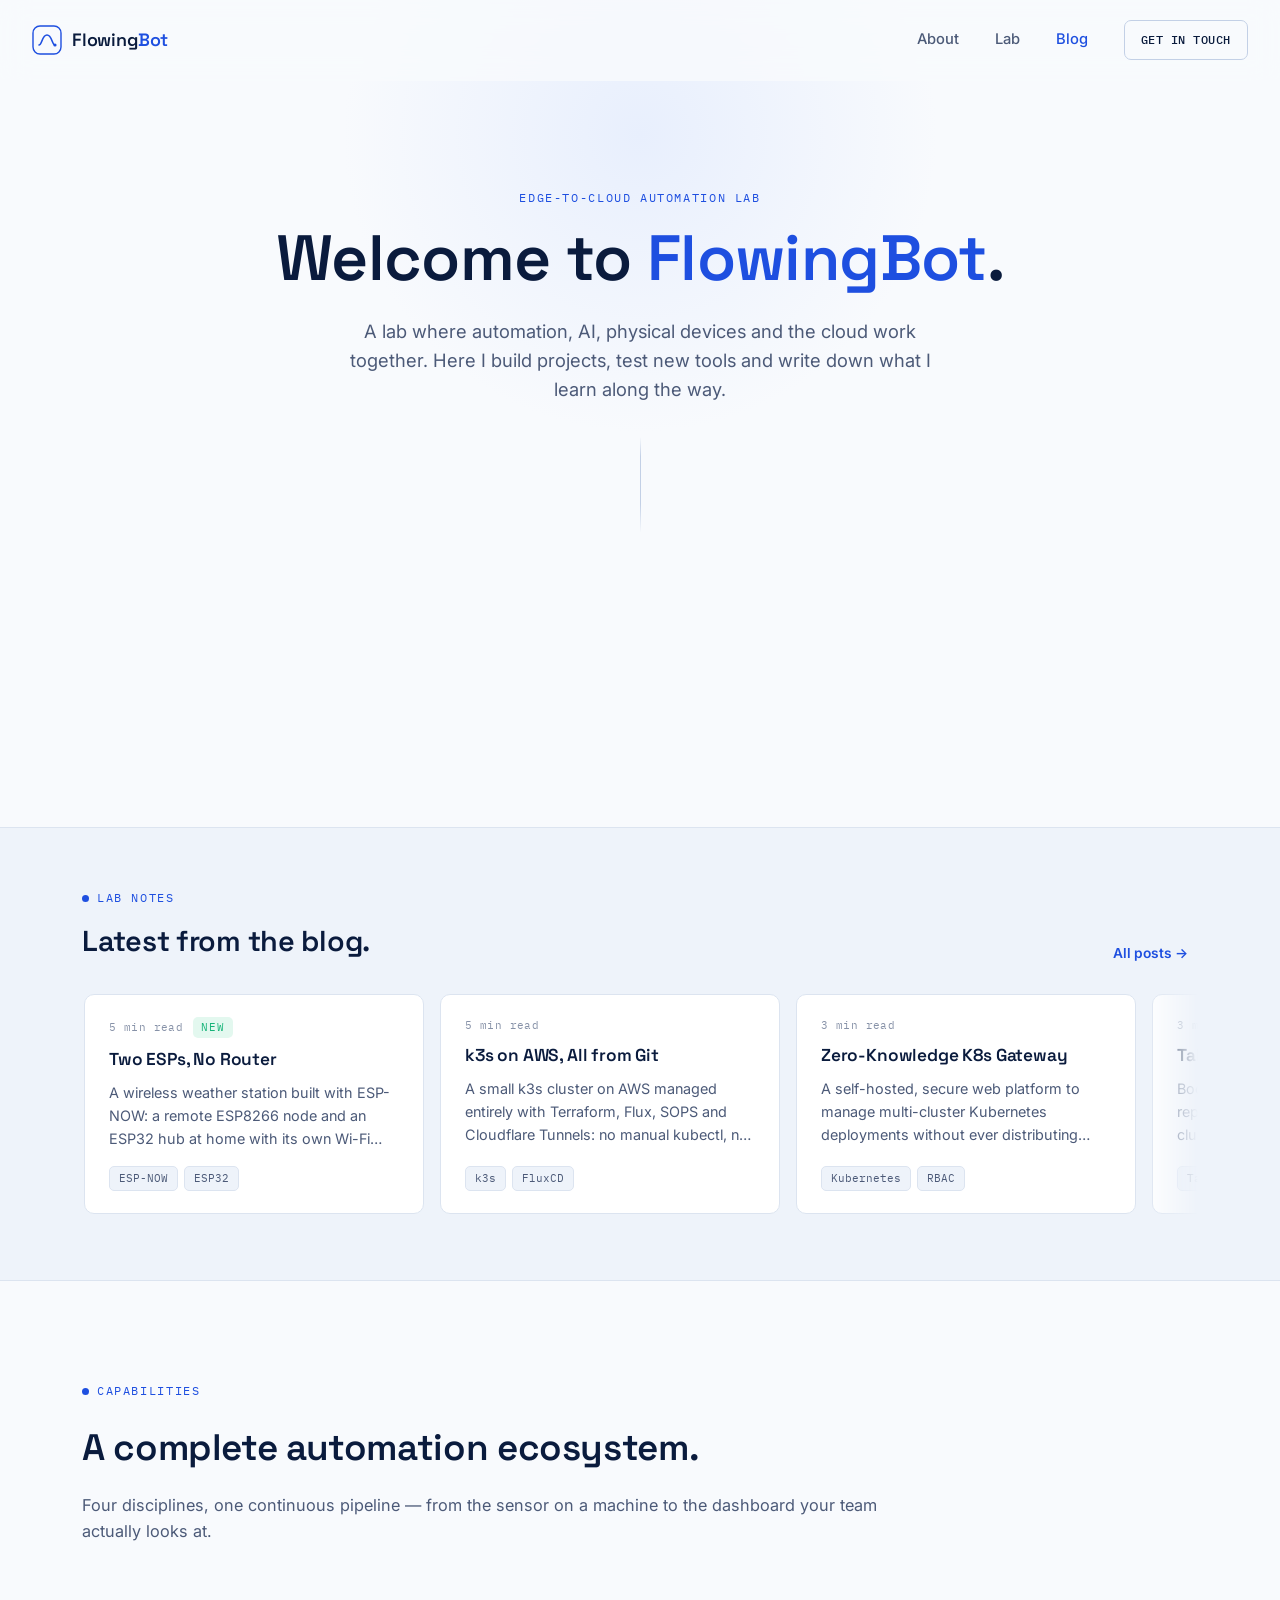
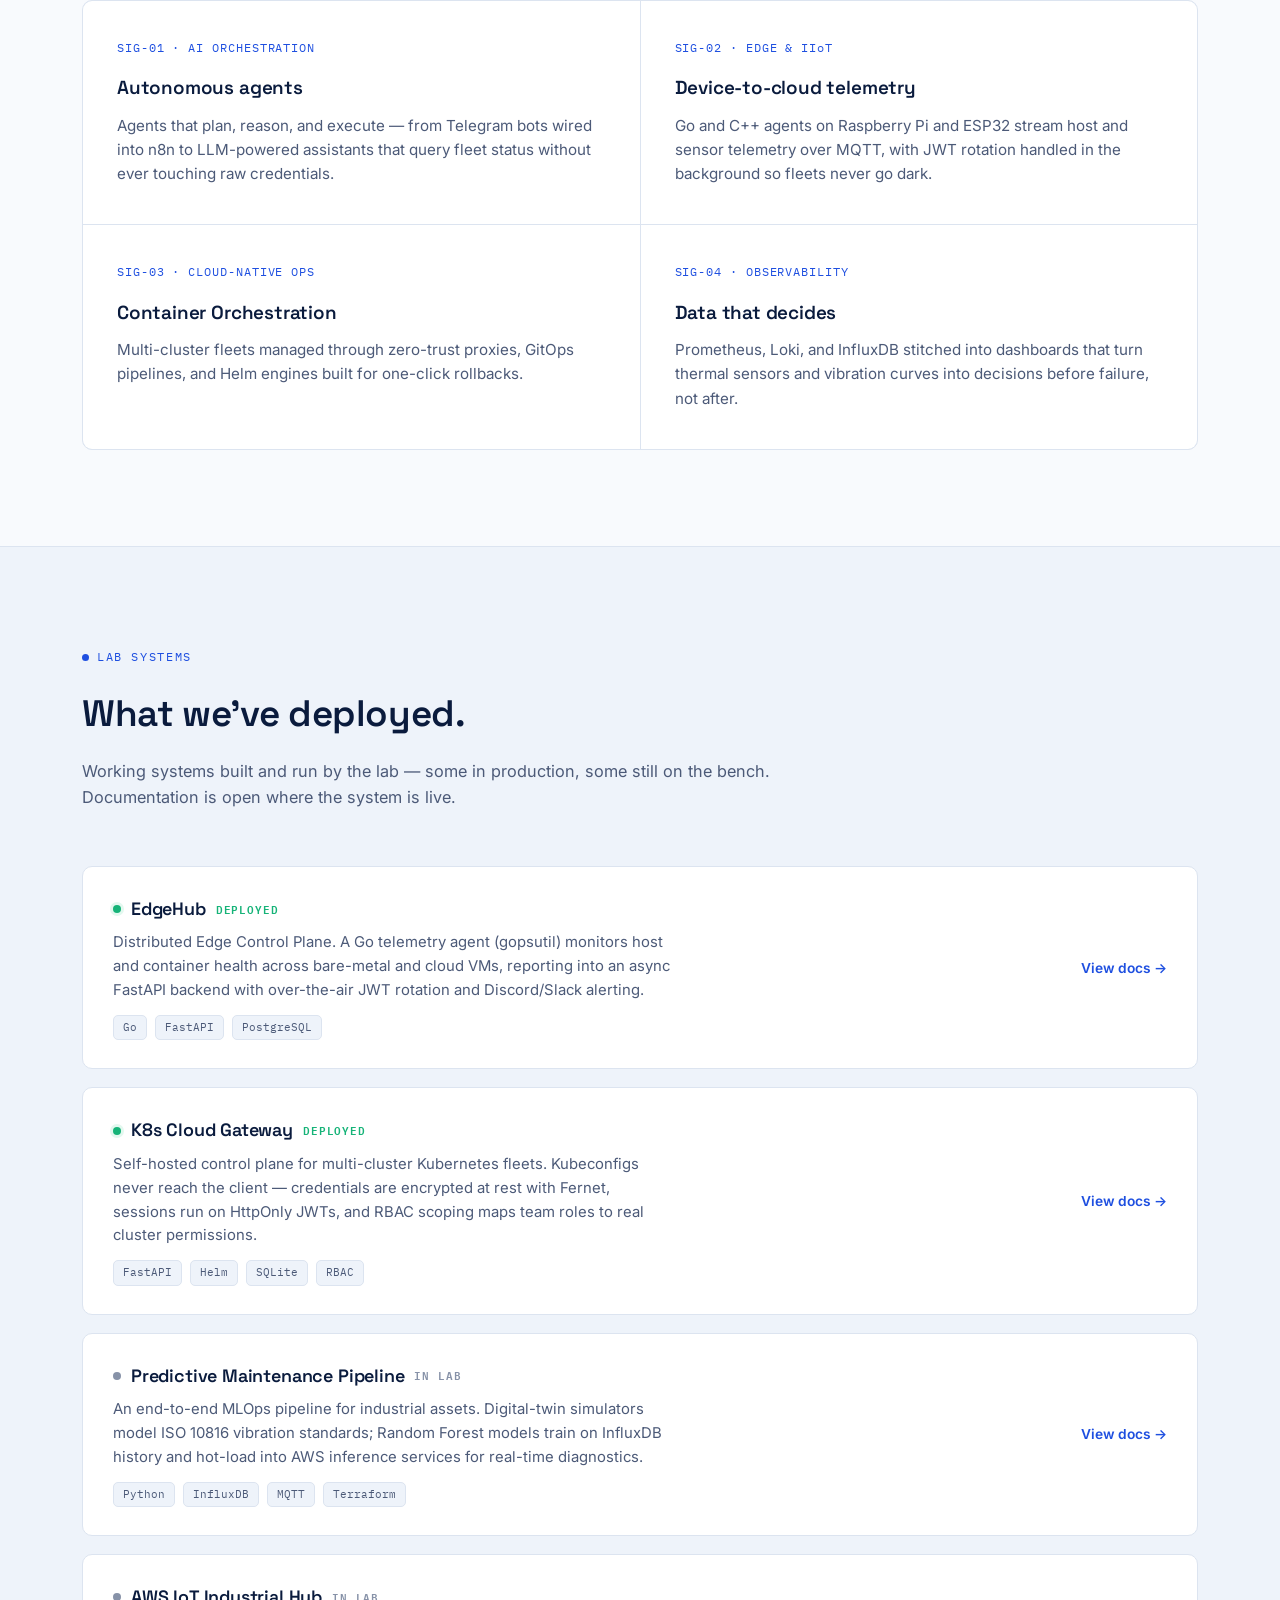
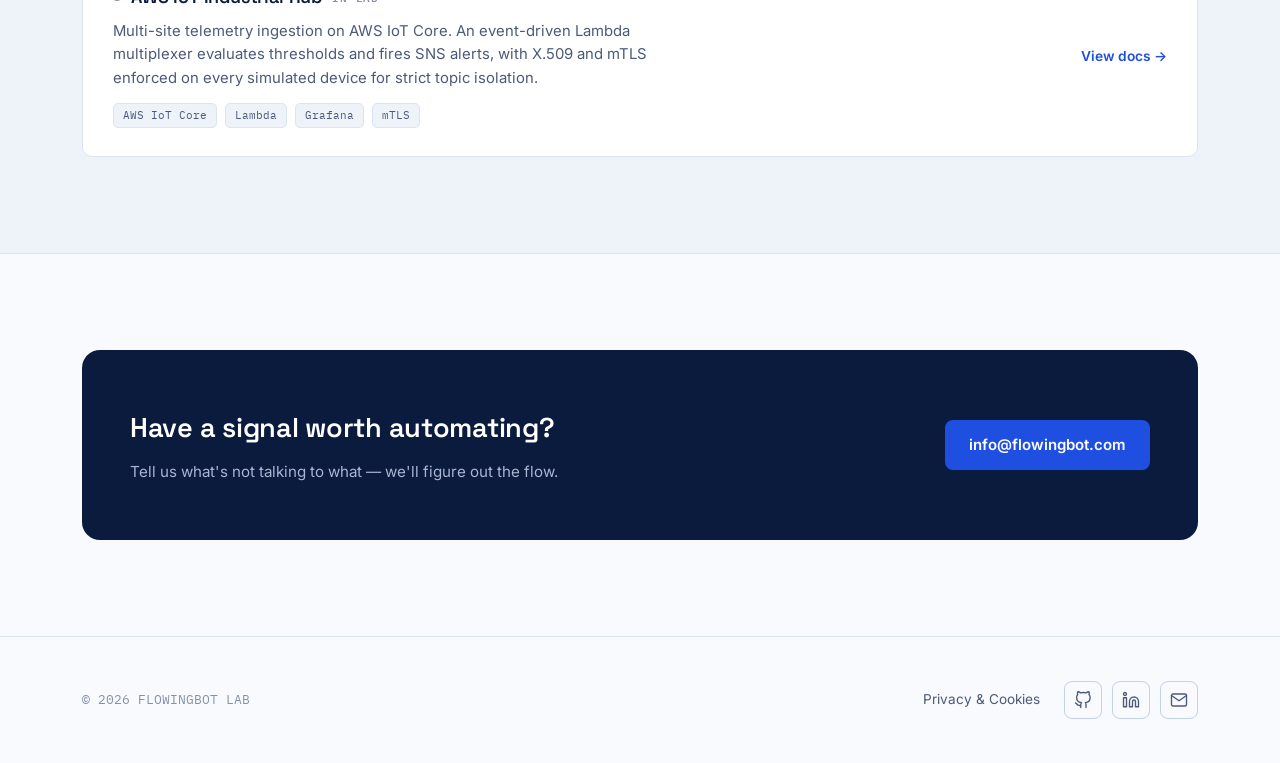
<file: index.html>
<!DOCTYPE html>
<html lang="en">
<head>
<meta charset="UTF-8">
<meta name="viewport" content="width=device-width, initial-scale=1.0">
<title>FlowingBot — Edge-to-Cloud Automation Lab</title>
<meta name="description" content="FlowingBot designs the infrastructure between physical devices and the cloud — edge agents, Kubernetes platforms, and the automation pipelines that keep data moving.">
<link rel="icon" type="image/png" sizes="192x192" href="/logo.png">
<link rel="preconnect" href="https://fonts.googleapis.com">
<link href="https://fonts.googleapis.com/css2?family=Space+Grotesk:wght@500;600;700&family=Inter:wght@400;500;600&family=IBM+Plex+Mono:wght@400;500&display=swap" rel="stylesheet">
<link rel="stylesheet" href="style.css?v=7">
</head>
<body>

<nav id="site-nav">
    <a href="/index.html" class="brand">
        <svg class="brand-mark" viewBox="0 0 30 30" fill="none">
            <rect x="1" y="1" width="28" height="28" rx="7" stroke="#1E4FE0" stroke-width="1.4"/>
            <path d="M7 20C10 20 10 10 15 10C20 10 20 20 23 20" stroke="#1E4FE0" stroke-width="1.6" stroke-linecap="round"/>
            <circle cx="23" cy="20" r="1.6" fill="#1E4FE0"/>
        </svg>
        <span class="brand-word">Flowing<span>Bot</span></span>
    </a>
    <button class="nav-toggle" id="navToggle" aria-label="Toggle menu" aria-expanded="false">
        <span></span><span></span>
    </button>
    <div class="nav-links" id="navLinks">
        <a href="/about.html">About</a>
        <a href="#lab">Lab</a>
        <a href="/blog.html" style="color: var(--blue);">Blog</a>
        <a href="mailto:info@flowingbot.com" class="nav-cta">GET IN TOUCH</a>
    </div>
</nav>

<header class="hero">
    <div class="container hero-container">
        
        <span class="eyebrow">Edge-to-Cloud Automation Lab</span>
        <h1>Welcome to <span>FlowingBot</span>.</h1>
        <p class="lede">A lab where automation, AI, physical devices and the cloud work together. Here I build projects, test new tools and write down what I learn along the way.</p>
        
    </div>
</header>

<!-- Incolla questa section tra </header> (hero) e <section id="solutions"> -->
<section class="latest" id="latest" aria-labelledby="latest-title" hidden>
    <div class="container">
        <div class="latest-head">
            <div>
                <span class="eyebrow">Lab Notes</span>
                <h2 id="latest-title">Latest from the blog.</h2>
            </div>
            <div class="latest-nav">
                <a href="/blog.html" class="latest-all">All posts →</a>
                <!-- <button type="button" class="latest-btn" id="latestPrev" aria-label="Previous posts">←</button>
                <button type="button" class="latest-btn" id="latestNext" aria-label="Next posts">→</button> -->
            </div>
        </div>
        <div class="carousel is-start" id="latestCarousel">
            <div class="post-track" id="latestTrack" tabindex="0" role="region" aria-label="Latest blog posts"></div>
        </div>
    </div>
</section>

<section id="solutions">
    <div class="container">
        <div class="section-head">
            <span class="eyebrow">Capabilities</span>
            <h2>A complete automation ecosystem.</h2>
            <p>Four disciplines, one continuous pipeline — from the sensor on a machine to the dashboard your team actually looks at.</p>
        </div>
        <div class="cap-grid">
            <div class="cap-card">
                <span class="cap-code">SIG-01 · AI ORCHESTRATION</span>
                <h3>Autonomous agents</h3>
                <p>Agents that plan, reason, and execute — from Telegram bots wired into n8n to LLM-powered assistants that query fleet status without ever touching raw credentials.</p>
            </div>
            <div class="cap-card">
                <span class="cap-code">SIG-02 · EDGE & IIoT</span>
                <h3>Device-to-cloud telemetry</h3>
                <p>Go and C++ agents on Raspberry Pi and ESP32 stream host and sensor telemetry over MQTT, with JWT rotation handled in the background so fleets never go dark.</p>
            </div>
            <div class="cap-card">
                <span class="cap-code">SIG-03 · CLOUD-NATIVE OPS</span>
                <h3>Container Orchestration</h3>
                <p>Multi-cluster fleets managed through zero-trust proxies, GitOps pipelines, and Helm engines built for one-click rollbacks.</p>
            </div>
            <div class="cap-card">
                <span class="cap-code">SIG-04 · OBSERVABILITY</span>
                <h3>Data that decides</h3>
                <p>Prometheus, Loki, and InfluxDB stitched into dashboards that turn thermal sensors and vibration curves into decisions before failure, not after.</p>
            </div>
        </div>
    </div>
</section>

<section id="lab" class="lab-alt">
    <div class="container">
        <div class="section-head">
            <span class="eyebrow">Lab Systems</span>
            <h2>What we've deployed.</h2>
            <p>Working systems built and run by the lab — some in production, some still on the bench. Documentation is open where the system is live.</p>
        </div>
        <div class="lab-grid">
            <div class="lab-card">
                <div class="lab-card-main">
                    <h3><span class="status-dot is-online"></span>EdgeHub<span class="status-tag is-online">DEPLOYED</span></h3>
                    <p>Distributed Edge Control Plane. A Go telemetry agent (gopsutil) monitors host and container health across bare-metal and cloud VMs, reporting into an async FastAPI backend with over-the-air JWT rotation and Discord/Slack alerting.</p>
                    <div class="stack-tags"><span>Go</span><span>FastAPI</span><span>PostgreSQL</span></div>
                </div>
                <a href="https://andreaprozzo21.github.io/edge-hub/" class="lab-card-link" target="_blank" rel="noopener">View docs →</a>
            </div>

            <div class="lab-card">
                <div class="lab-card-main">
                    <h3><span class="status-dot is-online"></span>K8s Cloud Gateway<span class="status-tag is-online">DEPLOYED</span></h3>
                    <p>Self-hosted control plane for multi-cluster Kubernetes fleets. Kubeconfigs never reach the client — credentials are encrypted at rest with Fernet, sessions run on HttpOnly JWTs, and RBAC scoping maps team roles to real cluster permissions.</p>
                    <div class="stack-tags"><span>FastAPI</span><span>Helm</span><span>SQLite</span><span>RBAC</span></div>
                </div>
                <a href="https://andreaprozzo21.github.io/k8s-cloud-gateway/" class="lab-card-link">View docs →</a>
            </div>

            <div class="lab-card">
                <div class="lab-card-main">
                    <h3><span class="status-dot"></span>Predictive Maintenance Pipeline<span class="status-tag">IN LAB</span></h3>
                    <p>An end-to-end MLOps pipeline for industrial assets. Digital-twin simulators model ISO 10816 vibration standards; Random Forest models train on InfluxDB history and hot-load into AWS inference services for real-time diagnostics.</p>
                    <div class="stack-tags"><span>Python</span><span>InfluxDB</span><span>MQTT</span><span>Terraform</span></div>
                </div>
                <a href="https://github.com/AndreaProzzo21/Edge-Cloud-PdM-Pipeline" class="lab-card-link">View docs →</a>
            </div>

            <div class="lab-card">
                <div class="lab-card-main">
                    <h3><span class="status-dot"></span>AWS IoT Industrial Hub<span class="status-tag">IN LAB</span></h3>
                    <p>Multi-site telemetry ingestion on AWS IoT Core. An event-driven Lambda multiplexer evaluates thresholds and fires SNS alerts, with X.509 and mTLS enforced on every simulated device for strict topic isolation.</p>
                    <div class="stack-tags"><span>AWS IoT Core</span><span>Lambda</span><span>Grafana</span><span>mTLS</span></div>
                </div>
                <a href="https://github.com/AndreaProzzo21/AWS-IoTCore-Industrial-Hub" class="lab-card-link">View docs →</a>
            </div>
        </div>
    </div>
</section>

<section id="contacts">
    <div class="container">
        <div class="cta-band">
            <div>
                <h2>Have a signal worth automating?</h2>
                <p>Tell us what's not talking to what — we'll figure out the flow.</p>
            </div>
            <a href="mailto:info@flowingbot.com" class="btn btn-primary">info@flowingbot.com</a>
        </div>
    </div>
</section>

<footer>
    <div class="container footer-row">
        <span class="footer-brand">© 2026 FLOWINGBOT LAB</span>
        <div class="footer-right">
            <a href="privacy.html" class="footer-link">Privacy &amp; Cookies</a>
            <div class="footer-social">
                <a href="https://github.com/AndreaProzzo21" target="_blank" rel="noopener" aria-label="GitHub">
                    <svg viewBox="0 0 24 24" aria-hidden="true"><path d="M9 19c-5 1.5-5-2.5-7-3m14 6v-3.87a3.37 3.37 0 0 0-.94-2.61c3.14-.35 6.44-1.54 6.44-7A5.44 5.44 0 0 0 20 4.77 5.07 5.07 0 0 0 19.91 1S18.73.65 16 2.48a13.38 13.38 0 0 0-7 0C6.27.65 5.09 1 5.09 1A5.07 5.07 0 0 0 5 4.77a5.44 5.44 0 0 0-1.5 3.78c0 5.42 3.3 6.61 6.44 7A3.37 3.37 0 0 0 9 18.13V22"/></svg>
                </a>
                <a href="https://www.linkedin.com/in/andrea-prozzo-02884826b/" target="_blank" rel="noopener" aria-label="LinkedIn">
                    <svg viewBox="0 0 24 24" aria-hidden="true"><path d="M16 8a6 6 0 0 1 6 6v7h-4v-7a2 2 0 0 0-2-2 2 2 0 0 0-2 2v7h-4v-7a6 6 0 0 1 6-6z"/><rect x="2" y="9" width="4" height="12"/><circle cx="4" cy="4" r="2"/></svg>
                </a>
                <a href="mailto:info@flowingbot.com" aria-label="Email">
                    <svg viewBox="0 0 24 24" aria-hidden="true"><path d="M4 4h16c1.1 0 2 .9 2 2v12c0 1.1-.9 2-2 2H4c-1.1 0-2-.9-2-2V6c0-1.1.9-2 2-2z"/><polyline points="22,6 12,13 2,6"/></svg>
                </a>
            </div>
        </div>
    </div>
</footer>

<script src="latest-posts.js" defer></script>
<script src="app.js"></script>
</body>
</html>
</file>
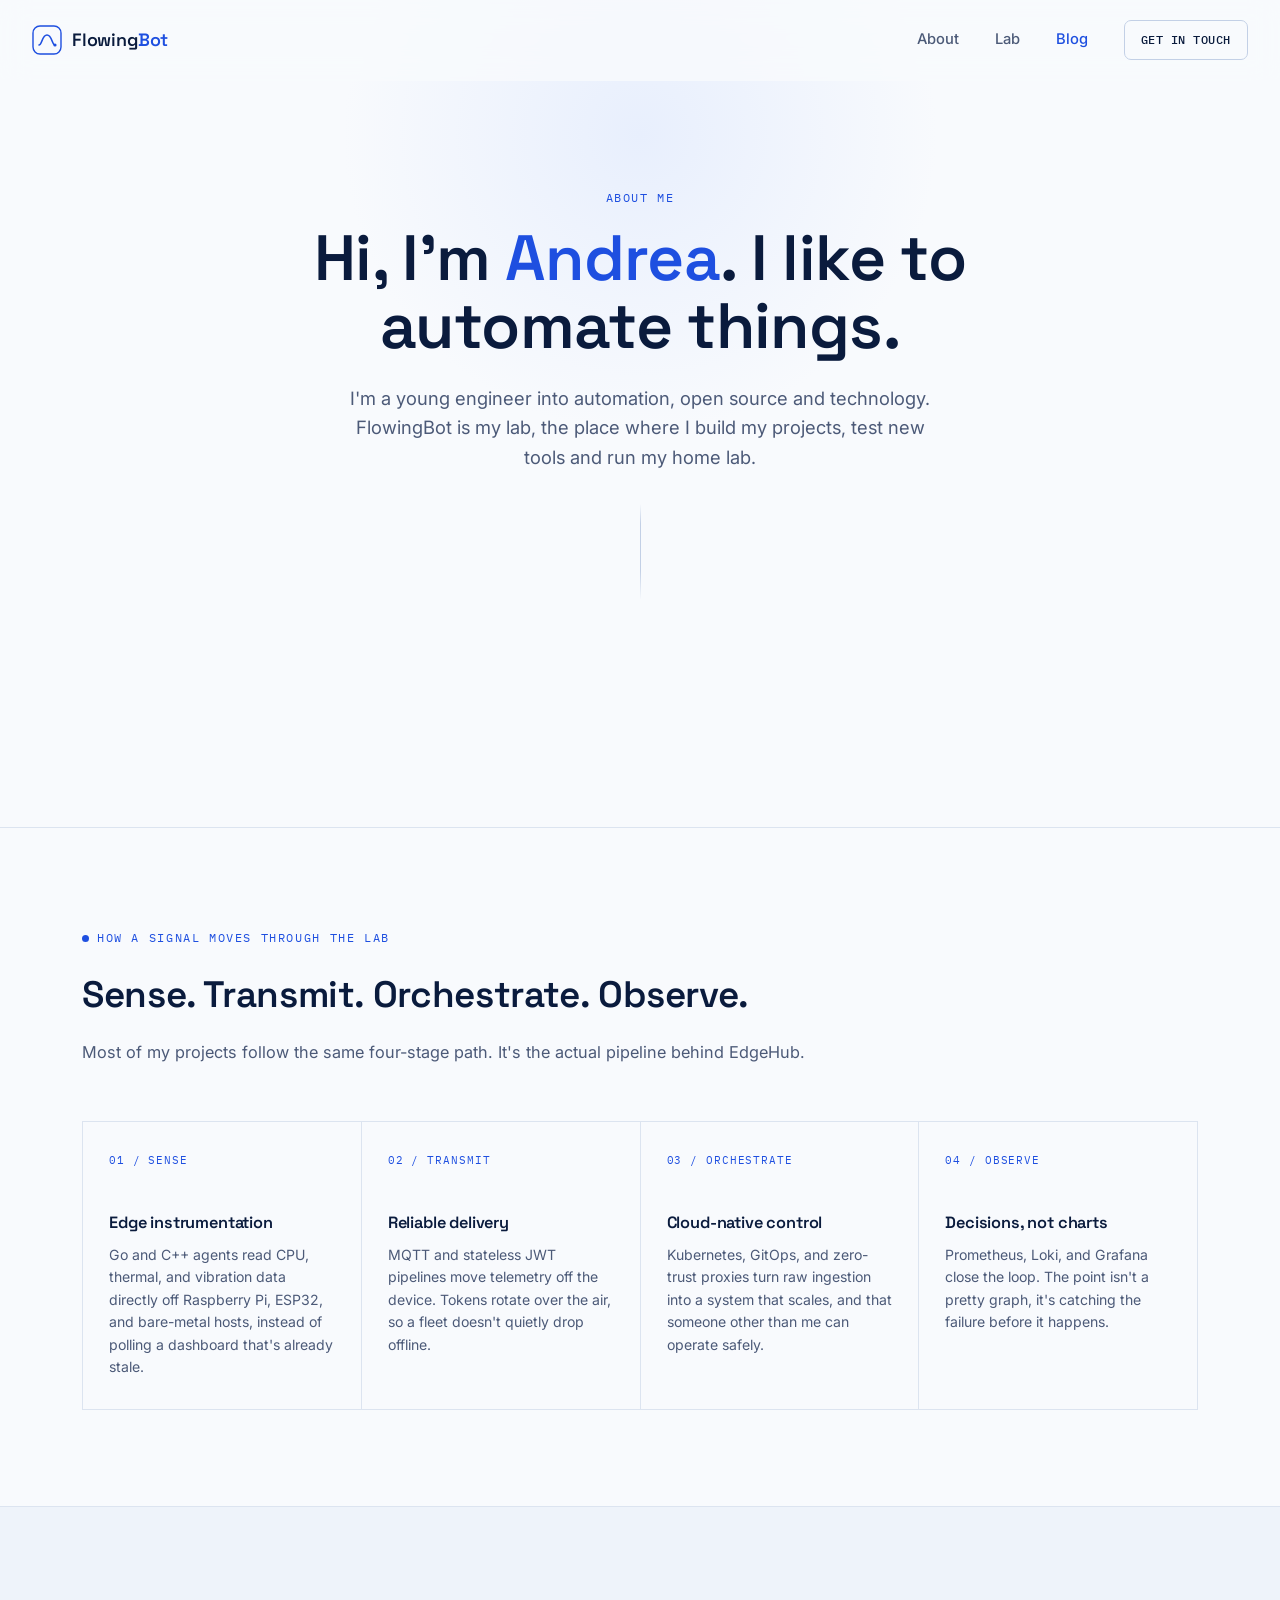
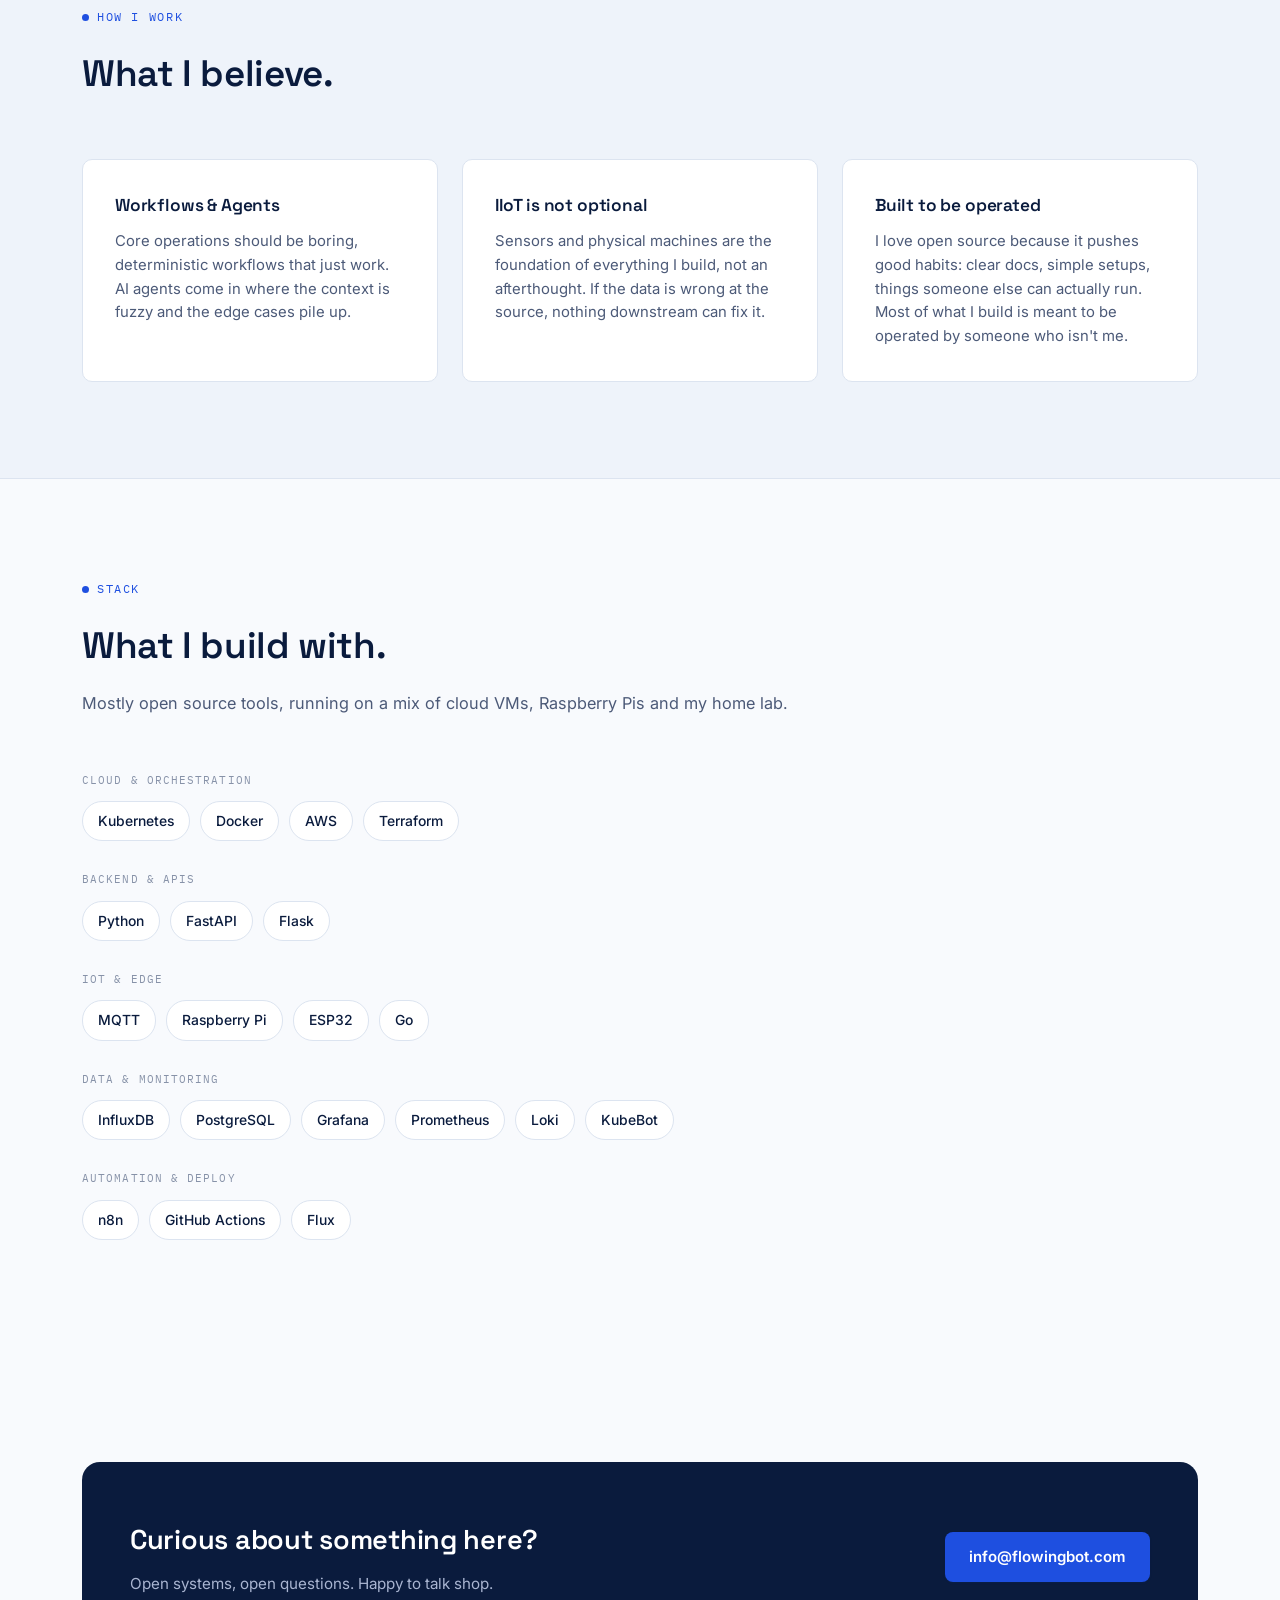
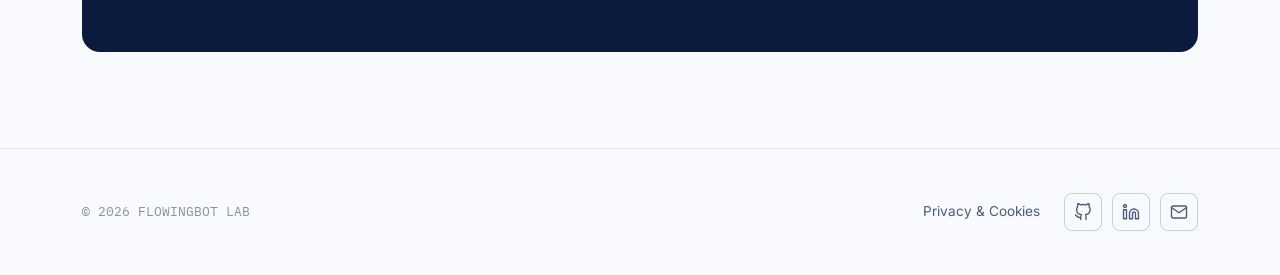
<file: about.html>
<!DOCTYPE html>
<html lang="en">
<head>
<meta charset="UTF-8">
<meta name="viewport" content="width=device-width, initial-scale=1.0">
<title>About — FlowingBot</title>
<meta name="description" content="I'm Andrea Prozzo, a young engineer into automation, open source and technology. FlowingBot is my lab: projects, experiments and a home lab.">
<link rel="icon" type="image/png" sizes="192x192" href="/logo.png">
<link rel="preconnect" href="https://fonts.googleapis.com">
<link href="https://fonts.googleapis.com/css2?family=Space+Grotesk:wght@500;600;700&family=Inter:wght@400;500;600&family=IBM+Plex+Mono:wght@400;500&display=swap" rel="stylesheet">
<link rel="stylesheet" href="style.css?v=7">
</head>
<body>

<nav id="site-nav">
    <a href="/index.html" class="brand">
        <svg class="brand-mark" viewBox="0 0 30 30" fill="none">
            <rect x="1" y="1" width="28" height="28" rx="7" stroke="#1E4FE0" stroke-width="1.4"/>
            <path d="M7 20C10 20 10 10 15 10C20 10 20 20 23 20" stroke="#1E4FE0" stroke-width="1.6" stroke-linecap="round"/>
            <circle cx="23" cy="20" r="1.6" fill="#1E4FE0"/>
        </svg>
        <span class="brand-word">Flowing<span>Bot</span></span>
    </a>
    <button class="nav-toggle" id="navToggle" aria-label="Toggle menu" aria-expanded="false">
        <span></span><span></span>
    </button>
    <div class="nav-links" id="navLinks">
        <a href="/about.html">About</a>
        <a href="/index.html#lab">Lab</a>
        <a href="/blog.html" style="color: var(--blue);">Blog</a>
        <a href="mailto:info@flowingbot.com" class="nav-cta">GET IN TOUCH</a>
    </div>
</nav>

<header class="hero">
    <div class="container hero-container">
        <span class="eyebrow">About me</span>
        <h1>Hi, I'm <span>Andrea</span>. I like to automate things.</h1>
        <p class="lede">I'm a young engineer into automation, open source and technology. FlowingBot is my lab, the place where I build my projects, test new tools and run my home lab. </p>
</header>

<section>
    <div class="container">
        <div class="section-head">
            <span class="eyebrow">How a signal moves through the lab</span>
            <h2>Sense. Transmit. Orchestrate. Observe.</h2>
            <p>Most of my projects follow the same four-stage path. It's the actual pipeline behind EdgeHub.</p>
        </div>
        <div class="approach">
            <div class="approach-step">
                <span class="approach-code">01 / SENSE</span>
                <h3>Edge instrumentation</h3>
                <p>Go and C++ agents read CPU, thermal, and vibration data directly off Raspberry Pi, ESP32, and bare-metal hosts, instead of polling a dashboard that's already stale.</p>
            </div>
            <div class="approach-step">
                <span class="approach-code">02 / TRANSMIT</span>
                <h3>Reliable delivery</h3>
                <p>MQTT and stateless JWT pipelines move telemetry off the device. Tokens rotate over the air, so a fleet doesn't quietly drop offline.</p>
            </div>
            <div class="approach-step">
                <span class="approach-code">03 / ORCHESTRATE</span>
                <h3>Cloud-native control</h3>
                <p>Kubernetes, GitOps, and zero-trust proxies turn raw ingestion into a system that scales, and that someone other than me can operate safely.</p>
            </div>
            <div class="approach-step">
                <span class="approach-code">04 / OBSERVE</span>
                <h3>Decisions, not charts</h3>
                <p>Prometheus, Loki, and Grafana close the loop. The point isn't a pretty graph, it's catching the failure before it happens.</p>
            </div>
        </div>
    </div>
</section>

<section class="lab-alt">
    <div class="container">
        <div class="section-head">
            <span class="eyebrow">How I work</span>
            <h2>What I believe.</h2>
        </div>
        <div class="values-grid">
            <div class="value-card">
                <h3>Workflows & Agents</h3>
                <p>Core operations should be boring, deterministic workflows that just work. AI agents come in where the context is fuzzy and the edge cases pile up.</p>
            </div>
            <div class="value-card">
                <h3>IIoT is not optional</h3>
                <p>Sensors and physical machines are the foundation of everything I build, not an afterthought. If the data is wrong at the source, nothing downstream can fix it.</p>
            </div>
            <div class="value-card">
                <h3>Built to be operated</h3>
                <p>I love open source because it pushes good habits: clear docs, simple setups, things someone else can actually run. Most of what I build is meant to be operated by someone who isn't me.</p>
            </div>
        </div>
    </div>
</section>

<section>
    <div class="container">
        <div class="section-head">
            <span class="eyebrow">Stack</span>
            <h2>What I build with.</h2>
            <p>Mostly open source tools, running on a mix of cloud VMs, Raspberry Pis and my home lab.</p>
        </div>

        <div class="stack-domain">
            <div class="stack-domain-label">Cloud & Orchestration</div>
            <div class="stack-pills"><span>Kubernetes</span><span>Docker</span><span>AWS</span><span>Terraform</span></div>
        </div>
        <div class="stack-domain">
            <div class="stack-domain-label">Backend & APIs</div>
            <div class="stack-pills"><span>Python</span><span>FastAPI</span><span>Flask</span></div>
        </div>
        <div class="stack-domain">
            <div class="stack-domain-label">IoT & Edge</div>
            <div class="stack-pills"><span>MQTT</span><span>Raspberry Pi</span><span>ESP32</span><span>Go</span></div>
        </div>
        <div class="stack-domain">
            <div class="stack-domain-label">Data & Monitoring</div>
            <div class="stack-pills"><span>InfluxDB</span><span>PostgreSQL</span><span>Grafana</span><span>Prometheus</span><span>Loki</span><span>KubeBot</span></div>
        </div>
        <div class="stack-domain">
            <div class="stack-domain-label">Automation & Deploy</div>
            <div class="stack-pills"><span>n8n</span><span>GitHub Actions</span><span>Flux</span></div>
        </div>
    </div>
</section>

<section>
    <div class="container">
        <div class="cta-band">
            <div>
                <h2>Curious about something here?</h2>
                <p>Open systems, open questions. Happy to talk shop.</p>
            </div>
            <a href="mailto:info@flowingbot.com" class="btn btn-primary">info@flowingbot.com</a>
        </div>
    </div>
</section>

<footer>
    <div class="container footer-row">
        <span class="footer-brand">© 2026 FLOWINGBOT LAB</span>
        <div class="footer-right">
            <a href="privacy.html" class="footer-link">Privacy &amp; Cookies</a>
            <div class="footer-social">
                <a href="https://github.com/AndreaProzzo21" target="_blank" rel="noopener" aria-label="GitHub">
                    <svg viewBox="0 0 24 24" aria-hidden="true"><path d="M9 19c-5 1.5-5-2.5-7-3m14 6v-3.87a3.37 3.37 0 0 0-.94-2.61c3.14-.35 6.44-1.54 6.44-7A5.44 5.44 0 0 0 20 4.77 5.07 5.07 0 0 0 19.91 1S18.73.65 16 2.48a13.38 13.38 0 0 0-7 0C6.27.65 5.09 1 5.09 1A5.07 5.07 0 0 0 5 4.77a5.44 5.44 0 0 0-1.5 3.78c0 5.42 3.3 6.61 6.44 7A3.37 3.37 0 0 0 9 18.13V22"/></svg>
                </a>
                <a href="https://www.linkedin.com/in/andrea-prozzo-02884826b/" target="_blank" rel="noopener" aria-label="LinkedIn">
                    <svg viewBox="0 0 24 24" aria-hidden="true"><path d="M16 8a6 6 0 0 1 6 6v7h-4v-7a2 2 0 0 0-2-2 2 2 0 0 0-2 2v7h-4v-7a6 6 0 0 1 6-6z"/><rect x="2" y="9" width="4" height="12"/><circle cx="4" cy="4" r="2"/></svg>
                </a>
                <a href="mailto:info@flowingbot.com" aria-label="Email">
                    <svg viewBox="0 0 24 24" aria-hidden="true"><path d="M4 4h16c1.1 0 2 .9 2 2v12c0 1.1-.9 2-2 2H4c-1.1 0-2-.9-2-2V6c0-1.1.9-2 2-2z"/><polyline points="22,6 12,13 2,6"/></svg>
                </a>
            </div>
        </div>
    </div>
</footer>

<script src="app.js"></script>
</body>
</html>
</file>
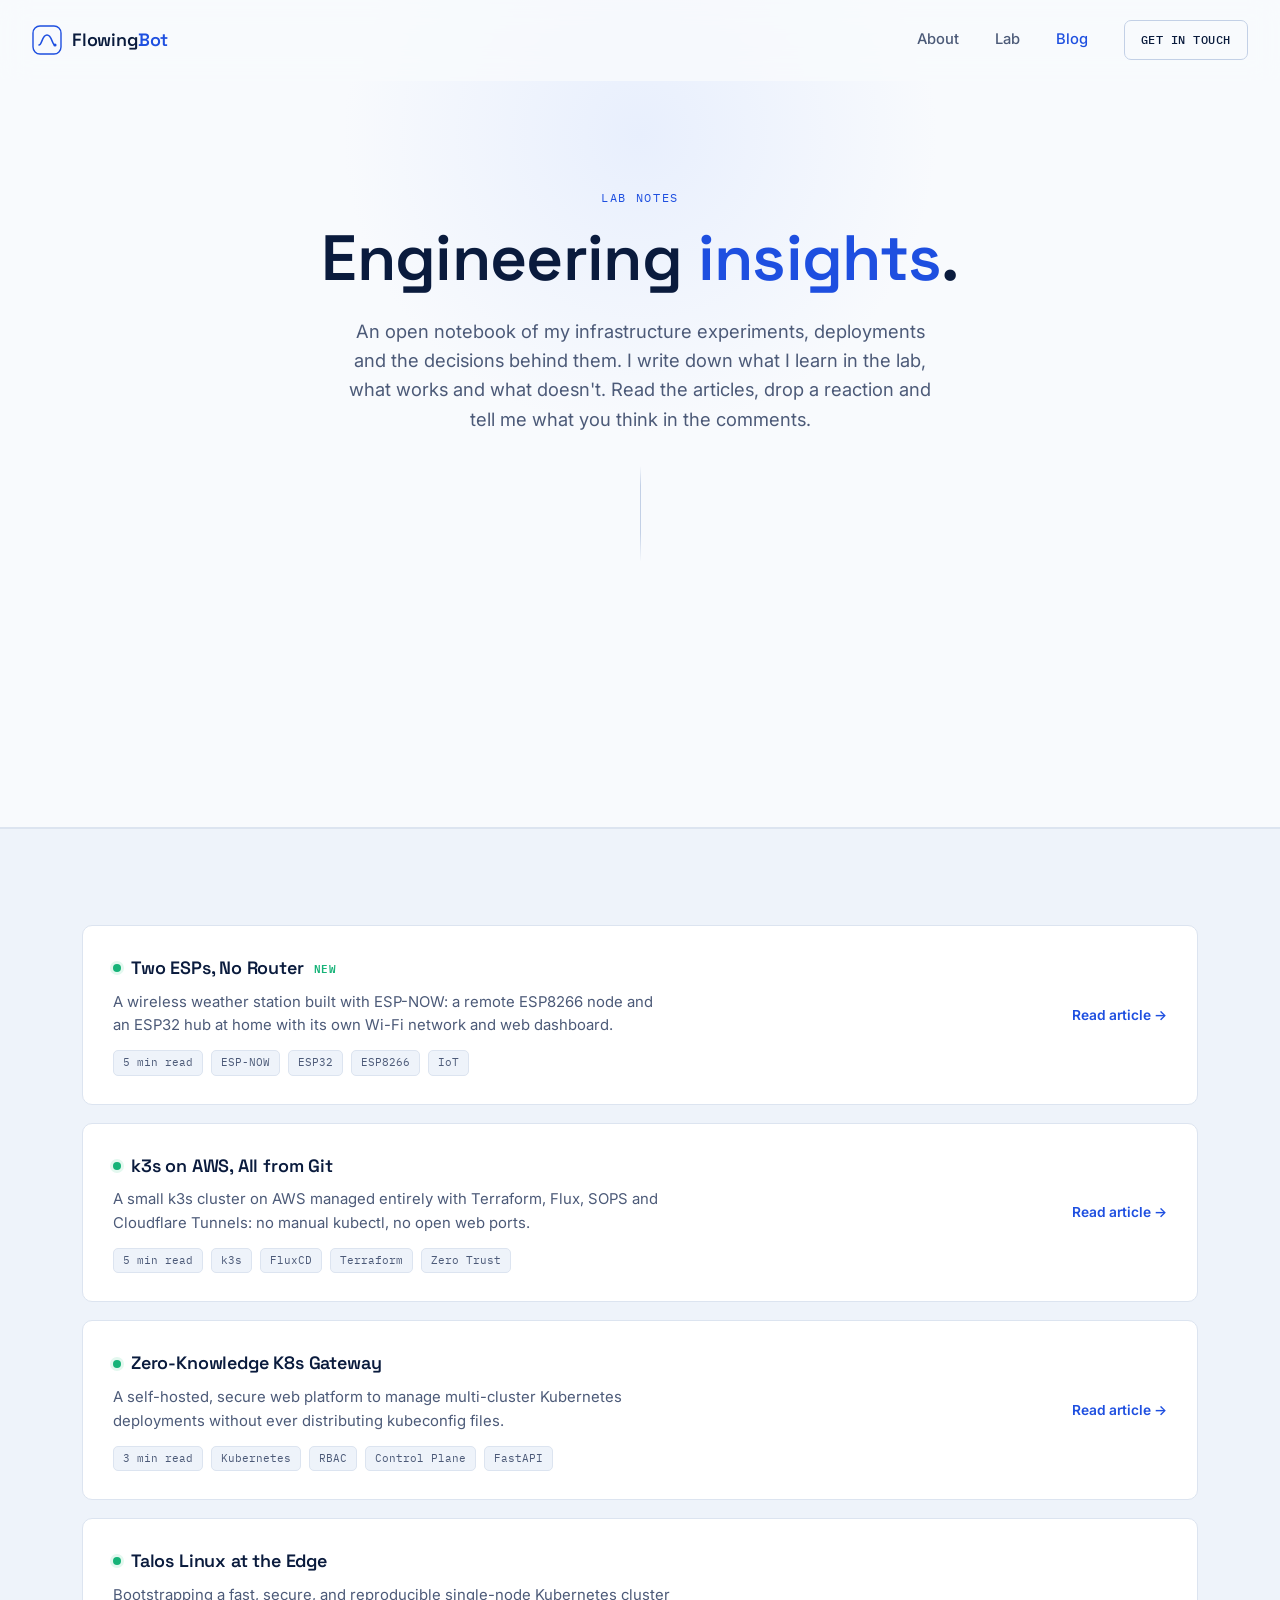
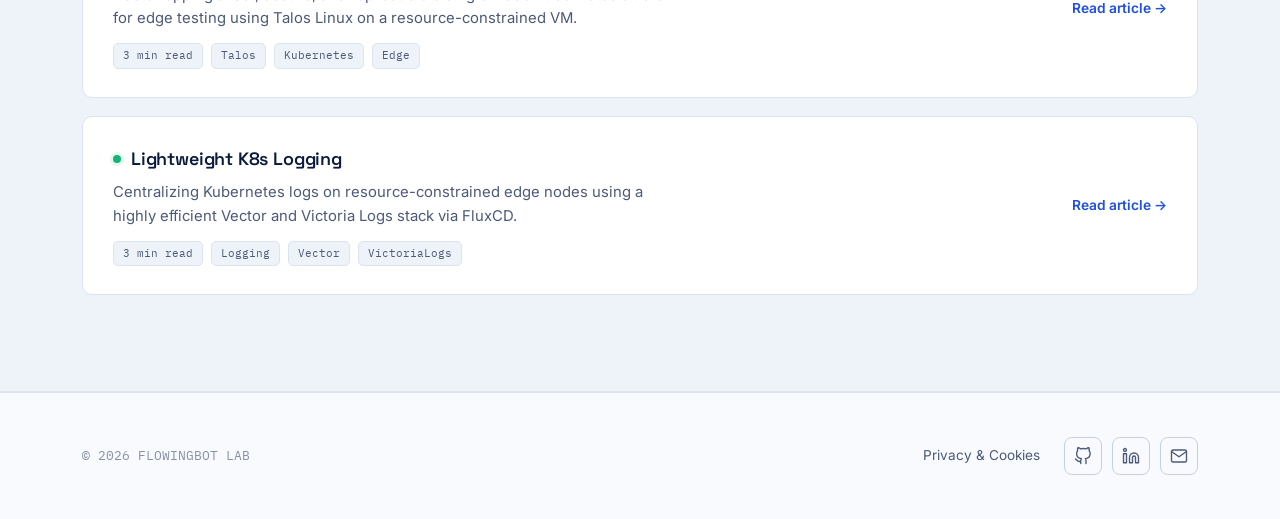
<file: blog.html>
<!DOCTYPE html>
<html lang="en">
<head>
<meta charset="UTF-8">
<meta name="viewport" content="width=device-width, initial-scale=1.0">
<title>Blog — FlowingBot Lab</title>
<link rel="preconnect" href="https://fonts.googleapis.com">
<link rel="icon" type="image/png" sizes="192x192" href="/logo.png">
<link href="https://fonts.googleapis.com/css2?family=Space+Grotesk:wght@500;600;700&family=Inter:wght@400;500;600&family=IBM+Plex+Mono:wght@400;500&display=swap" rel="stylesheet">
<link rel="stylesheet" href="style.css?v=7">
</head>
<body>

<nav id="site-nav">
    <a href="/index.html" class="brand">
        <svg class="brand-mark" viewBox="0 0 30 30" fill="none">
            <rect x="1" y="1" width="28" height="28" rx="7" stroke="#1E4FE0" stroke-width="1.4"/>
            <path d="M7 20C10 20 10 10 15 10C20 10 20 20 23 20" stroke="#1E4FE0" stroke-width="1.6" stroke-linecap="round"/>
            <circle cx="23" cy="20" r="1.6" fill="#1E4FE0"/>
        </svg>
        <span class="brand-word">Flowing<span>Bot</span></span>
    </a>
    <button class="nav-toggle" id="navToggle" aria-label="Toggle menu" aria-expanded="false">
        <span></span><span></span>
    </button>
    <div class="nav-links" id="navLinks">
        <a href="/about.html">About</a>
        <a href="/index.html#lab">Lab</a>
        <a href="/blog.html" style="color: var(--blue);">Blog</a>
        <a href="mailto:info@flowingbot.com" class="nav-cta">GET IN TOUCH</a>
    </div>
</nav>

<header class="hero">
    <div class="container hero-container">
        <span class="eyebrow">Lab Notes</span>
        <h1>Engineering <span>insights</span>.</h1>
        <p class="lede">An open notebook of my infrastructure experiments, deployments and the decisions behind them. I write down what I learn in the lab, what works and what doesn't. Read the articles, drop a reaction and tell me what you think in the comments.</p>
    </div>
</header>

<section id="articles" class="lab-alt">
    <div class="container">
        <div class="lab-grid">

            <!-- Article Card 5: ESP-NOW weather station (Newest) -->
            <div class="lab-card">
                <div class="lab-card-main">
                    <h3><span class="status-dot is-online"></span>Two ESPs, No Router<span class="status-tag is-online">NEW</span></h3>
                    <p>A wireless weather station built with ESP-NOW: a remote ESP8266 node and an ESP32 hub at home with its own Wi-Fi network and web dashboard.</p>
                    <div class="stack-tags">
                        <span>5 min read</span>
                        <span>ESP-NOW</span>
                        <span>ESP32</span>
                        <span>ESP8266</span>
                        <span>IoT</span>
                    </div>
                </div>
                <a href="/articles/espnow-station.html" class="lab-card-link">Read article →</a>
            </div>

            <!-- Article Card 4: k3s GitOps -->
            <div class="lab-card">
                <div class="lab-card-main">
                    <h3><span class="status-dot is-online"></span>k3s on AWS, All from Git</h3>
                    <p>A small k3s cluster on AWS managed entirely with Terraform, Flux, SOPS and Cloudflare Tunnels: no manual kubectl, no open web ports.</p>
                    <div class="stack-tags">
                        <span>5 min read</span>
                        <span>k3s</span>
                        <span>FluxCD</span>
                        <span>Terraform</span>
                        <span>Zero Trust</span>
                    </div>
                </div>
                <a href="/articles/k3s-flux-gitops.html" class="lab-card-link">Read article →</a>
            </div>

            <!-- Article Card 3: Gateway -->
            <div class="lab-card">
                <div class="lab-card-main">
                    <h3><span class="status-dot is-online"></span>Zero-Knowledge K8s Gateway</h3>
                    <p>A self-hosted, secure web platform to manage multi-cluster Kubernetes deployments without ever distributing kubeconfig files.</p>
                    <div class="stack-tags">
                        <span>3 min read</span>
                        <span>Kubernetes</span>
                        <span>RBAC</span>
                        <span>Control Plane</span>
                        <span>FastAPI</span>
                    </div>
                </div>
                <a href="/articles/k8s-cloud-gateway.html" class="lab-card-link">Read article →</a>
            </div>

            <!-- Article Card 1: Talos -->
            <div class="lab-card">
                <div class="lab-card-main">
                    <h3><span class="status-dot is-online"></span>Talos Linux at the Edge</h3>
                    <p>Bootstrapping a fast, secure, and reproducible single-node Kubernetes cluster for edge testing using Talos Linux on a resource-constrained VM.</p>
                    <div class="stack-tags">
                        <span>3 min read</span>
                        <span>Talos</span>
                        <span>Kubernetes</span>
                        <span>Edge</span>
                    </div>
                </div>
                <a href="/articles/talos.html" class="lab-card-link">Read article →</a>
            </div>

            <!-- Article Card 2: Vector & Victoria Logs -->
            <div class="lab-card">
                <div class="lab-card-main">
                    <h3><span class="status-dot is-online"></span>Lightweight K8s Logging</h3>
                    <p>Centralizing Kubernetes logs on resource-constrained edge nodes using a highly efficient Vector and Victoria Logs stack via FluxCD.</p>
                    <div class="stack-tags">
                        <span>3 min read</span>
                        <span>Logging</span>
                        <span>Vector</span>
                        <span>VictoriaLogs</span>
                    </div>
                </div>
                <a href="/articles/logging-vector-victoria.html" class="lab-card-link">Read article →</a>
            </div>

        </div>
    </div>
</section>

<footer>
    <div class="container footer-row">
        <span class="footer-brand">© 2026 FLOWINGBOT LAB</span>
        <div class="footer-right">
            <a href="privacy.html" class="footer-link">Privacy &amp; Cookies</a>
            <div class="footer-social">
                <a href="https://github.com/AndreaProzzo21" target="_blank" rel="noopener" aria-label="GitHub">
                    <svg viewBox="0 0 24 24" aria-hidden="true"><path d="M9 19c-5 1.5-5-2.5-7-3m14 6v-3.87a3.37 3.37 0 0 0-.94-2.61c3.14-.35 6.44-1.54 6.44-7A5.44 5.44 0 0 0 20 4.77 5.07 5.07 0 0 0 19.91 1S18.73.65 16 2.48a13.38 13.38 0 0 0-7 0C6.27.65 5.09 1 5.09 1A5.07 5.07 0 0 0 5 4.77a5.44 5.44 0 0 0-1.5 3.78c0 5.42 3.3 6.61 6.44 7A3.37 3.37 0 0 0 9 18.13V22"/></svg>
                </a>
                <a href="https://www.linkedin.com/in/andrea-prozzo-02884826b/" target="_blank" rel="noopener" aria-label="LinkedIn">
                    <svg viewBox="0 0 24 24" aria-hidden="true"><path d="M16 8a6 6 0 0 1 6 6v7h-4v-7a2 2 0 0 0-2-2 2 2 0 0 0-2 2v7h-4v-7a6 6 0 0 1 6-6z"/><rect x="2" y="9" width="4" height="12"/><circle cx="4" cy="4" r="2"/></svg>
                </a>
                <a href="mailto:info@flowingbot.com" aria-label="Email">
                    <svg viewBox="0 0 24 24" aria-hidden="true"><path d="M4 4h16c1.1 0 2 .9 2 2v12c0 1.1-.9 2-2 2H4c-1.1 0-2-.9-2-2V6c0-1.1.9-2 2-2z"/><polyline points="22,6 12,13 2,6"/></svg>
                </a>
            </div>
        </div>
    </div>
</footer>

<script src="app.js"></script>
</body>
</html>
</file>
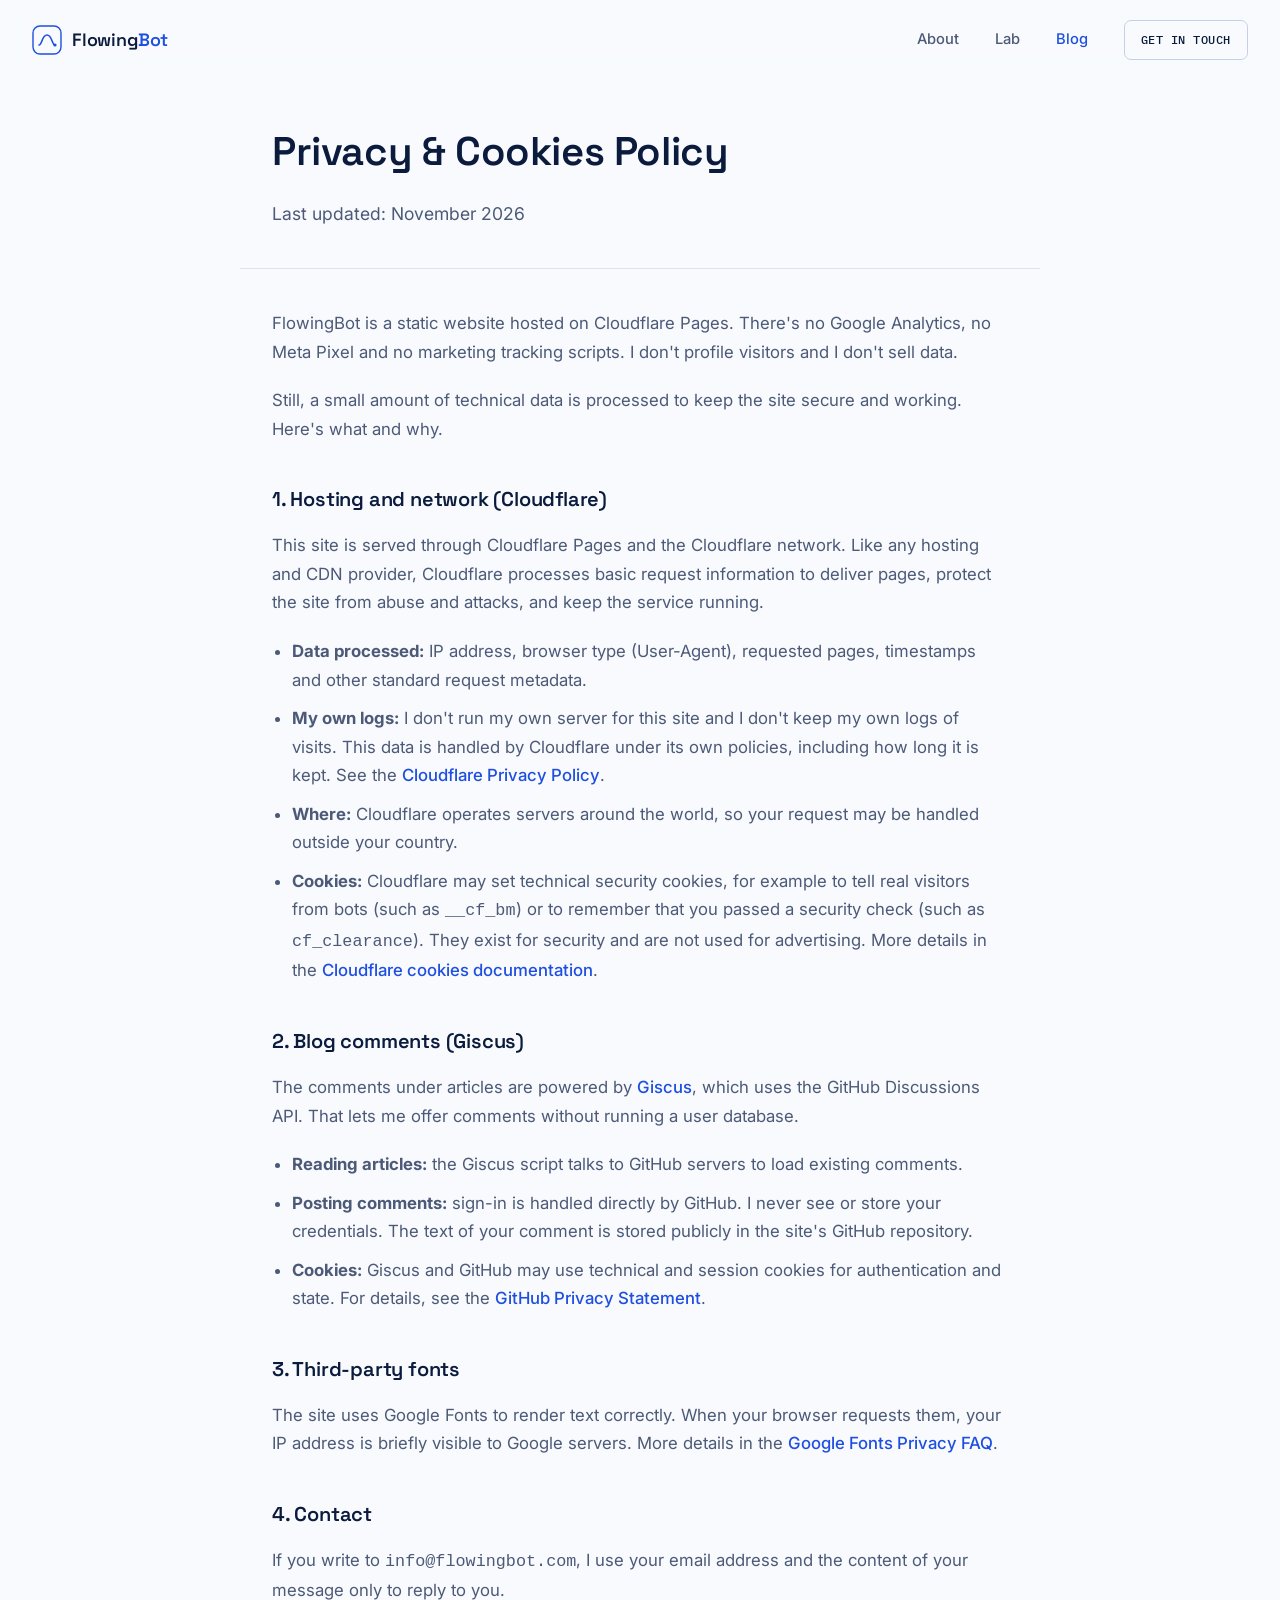
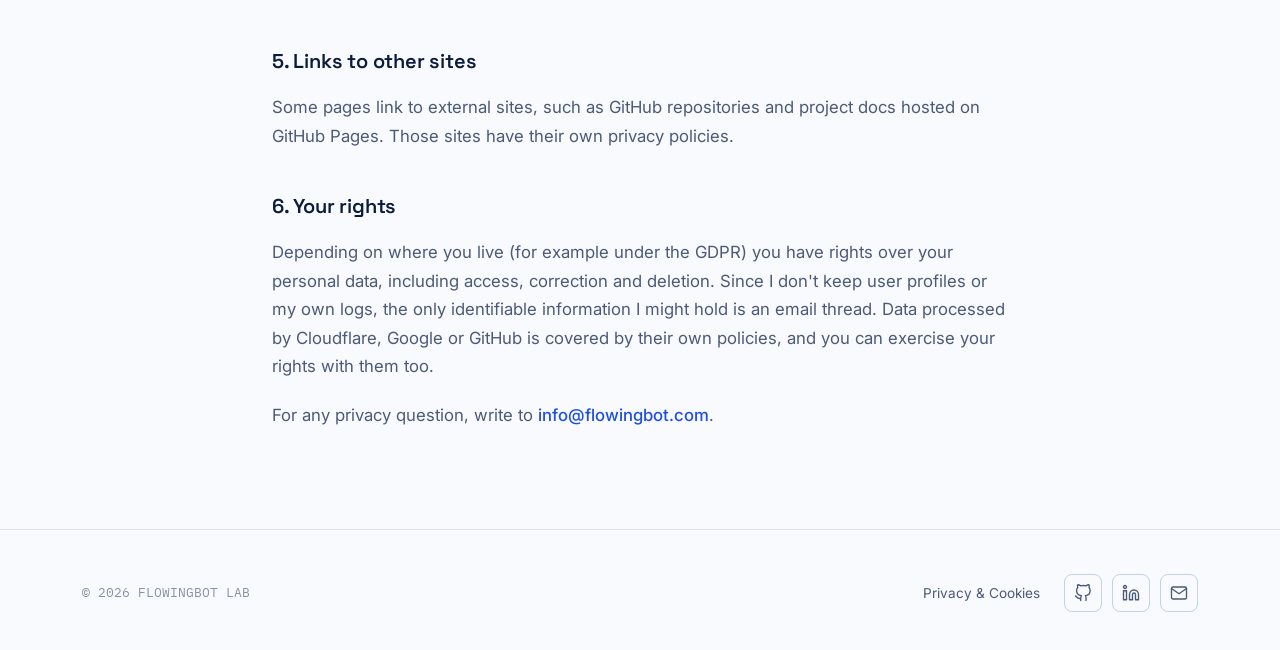
<file: privacy.html>
<!DOCTYPE html>
<html lang="en">
<head>
<meta charset="UTF-8">
<meta name="viewport" content="width=device-width, initial-scale=1.0">
<title>Privacy & Cookies - FlowingBot</title>
<link rel="preconnect" href="https://fonts.googleapis.com">
<link rel="icon" type="image/png" sizes="192x192" href="/logo.png">
<link href="https://fonts.googleapis.com/css2?family=Space+Grotesk:wght@500;600;700&family=Inter:wght@400;500;600&family=IBM+Plex+Mono:wght@400;500&display=swap" rel="stylesheet">
<link rel="stylesheet" href="style.css?v=7">
<style>
    .privacy-header {
        max-width: 800px;
        margin: 120px auto 40px;
        padding: 0 32px;
        border-bottom: 1px solid var(--line);
        padding-bottom: 40px;
    }
    .privacy-header h1 {
        font-family: var(--font-display);
        color: var(--ink);
        font-size: 2.5rem;
        margin-bottom: 16px;
    }
    .privacy-header p {
        color: var(--ink-soft);
        font-size: 1.1rem;
        line-height: 1.6;
    }
    .privacy-content {
        max-width: 800px;
        margin: 0 auto 100px;
        padding: 0 32px;
        color: var(--ink-soft);
        font-size: 1.05rem;
    }
    .privacy-content h2 {
        font-family: var(--font-display);
        color: var(--ink);
        font-size: 1.25rem;
        margin: 40px 0 16px;
        font-weight: 600;
    }
    .privacy-content p {
        margin-bottom: 20px;
        line-height: 1.7;
    }
    .privacy-content ul {
        margin-bottom: 24px;
        padding-left: 20px;
        line-height: 1.7;
    }
    .privacy-content li {
        margin-bottom: 10px;
    }
    .privacy-content a {
        color: var(--blue);
        text-decoration: none;
        font-weight: 500;
    }
    .privacy-content a:hover {
        text-decoration: underline;
    }
</style>
</head>
<body>

<nav id="site-nav">
    <a href="/index.html" class="brand">
        <svg class="brand-mark" viewBox="0 0 30 30" fill="none">
            <rect x="1" y="1" width="28" height="28" rx="7" stroke="#1E4FE0" stroke-width="1.4"/>
            <path d="M7 20C10 20 10 10 15 10C20 10 20 20 23 20" stroke="#1E4FE0" stroke-width="1.6" stroke-linecap="round"/>
            <circle cx="23" cy="20" r="1.6" fill="#1E4FE0"/>
        </svg>
        <span class="brand-word">Flowing<span>Bot</span></span>
    </a>
    <button class="nav-toggle" id="navToggle" aria-label="Toggle menu" aria-expanded="false">
        <span></span><span></span>
    </button>
    <div class="nav-links" id="navLinks">
        <a href="/about.html">About</a>
        <a href="/index.html#lab">Lab</a>
        <a href="/blog.html" style="color: var(--blue);">Blog</a>
        <a href="mailto:info@flowingbot.com" class="nav-cta">GET IN TOUCH</a>
    </div>
</nav>

<header class="privacy-header">
    <h1>Privacy & Cookies Policy</h1>
    <p>Last updated: November 2026</p>
</header>

<main class="privacy-content">
    <p>FlowingBot is a static website hosted on Cloudflare Pages. There's no Google Analytics, no Meta Pixel and no marketing tracking scripts. I don't profile visitors and I don't sell data.</p>
    <p>Still, a small amount of technical data is processed to keep the site secure and working. Here's what and why.</p>

    <h2>1. Hosting and network (Cloudflare)</h2>
    <p>This site is served through Cloudflare Pages and the Cloudflare network. Like any hosting and CDN provider, Cloudflare processes basic request information to deliver pages, protect the site from abuse and attacks, and keep the service running.</p>
    <ul>
        <li><strong>Data processed:</strong> IP address, browser type (User-Agent), requested pages, timestamps and other standard request metadata.</li>
        <li><strong>My own logs:</strong> I don't run my own server for this site and I don't keep my own logs of visits. This data is handled by Cloudflare under its own policies, including how long it is kept. See the <a href="https://www.cloudflare.com/privacypolicy/" target="_blank" rel="noopener">Cloudflare Privacy Policy</a>.</li>
        <li><strong>Where:</strong> Cloudflare operates servers around the world, so your request may be handled outside your country.</li>
        <li><strong>Cookies:</strong> Cloudflare may set technical security cookies, for example to tell real visitors from bots (such as <code>__cf_bm</code>) or to remember that you passed a security check (such as <code>cf_clearance</code>). They exist for security and are not used for advertising. More details in the <a href="https://developers.cloudflare.com/fundamentals/reference/policies-compliances/cloudflare-cookies/" target="_blank" rel="noopener">Cloudflare cookies documentation</a>.</li>
    </ul>

    <h2>2. Blog comments (Giscus)</h2>
    <p>The comments under articles are powered by <a href="https://giscus.app/" target="_blank" rel="noopener">Giscus</a>, which uses the GitHub Discussions API. That lets me offer comments without running a user database.</p>
    <ul>
        <li><strong>Reading articles:</strong> the Giscus script talks to GitHub servers to load existing comments.</li>
        <li><strong>Posting comments:</strong> sign-in is handled directly by GitHub. I never see or store your credentials. The text of your comment is stored publicly in the site's GitHub repository.</li>
        <li><strong>Cookies:</strong> Giscus and GitHub may use technical and session cookies for authentication and state. For details, see the <a href="https://docs.github.com/en/site-policy/privacy-policies/github-privacy-statement" target="_blank" rel="noopener">GitHub Privacy Statement</a>.</li>
    </ul>

    <h2>3. Third-party fonts</h2>
    <p>The site uses Google Fonts to render text correctly. When your browser requests them, your IP address is briefly visible to Google servers. More details in the <a href="https://developers.google.com/fonts/faq/privacy" target="_blank" rel="noopener">Google Fonts Privacy FAQ</a>.</p>

    <h2>4. Contact</h2>
    <p>If you write to <code>info@flowingbot.com</code>, I use your email address and the content of your message only to reply to you.</p>

    <h2>5. Links to other sites</h2>
    <p>Some pages link to external sites, such as GitHub repositories and project docs hosted on GitHub Pages. Those sites have their own privacy policies.</p>

    <h2>6. Your rights</h2>
    <p>Depending on where you live (for example under the GDPR) you have rights over your personal data, including access, correction and deletion. Since I don't keep user profiles or my own logs, the only identifiable information I might hold is an email thread. Data processed by Cloudflare, Google or GitHub is covered by their own policies, and you can exercise your rights with them too.</p>
    <p>For any privacy question, write to <a href="mailto:info@flowingbot.com">info@flowingbot.com</a>.</p>
</main>

<footer>
    <div class="container footer-row">
        <span class="footer-brand">© 2026 FLOWINGBOT LAB</span>
        <div class="footer-right">
            <a href="privacy.html" class="footer-link">Privacy &amp; Cookies</a>
            <div class="footer-social">
                <a href="https://github.com/AndreaProzzo21" target="_blank" rel="noopener" aria-label="GitHub">
                    <svg viewBox="0 0 24 24" aria-hidden="true"><path d="M9 19c-5 1.5-5-2.5-7-3m14 6v-3.87a3.37 3.37 0 0 0-.94-2.61c3.14-.35 6.44-1.54 6.44-7A5.44 5.44 0 0 0 20 4.77 5.07 5.07 0 0 0 19.91 1S18.73.65 16 2.48a13.38 13.38 0 0 0-7 0C6.27.65 5.09 1 5.09 1A5.07 5.07 0 0 0 5 4.77a5.44 5.44 0 0 0-1.5 3.78c0 5.42 3.3 6.61 6.44 7A3.37 3.37 0 0 0 9 18.13V22"/></svg>
                </a>
                <a href="https://www.linkedin.com/in/andrea-prozzo-02884826b/" target="_blank" rel="noopener" aria-label="LinkedIn">
                    <svg viewBox="0 0 24 24" aria-hidden="true"><path d="M16 8a6 6 0 0 1 6 6v7h-4v-7a2 2 0 0 0-2-2 2 2 0 0 0-2 2v7h-4v-7a6 6 0 0 1 6-6z"/><rect x="2" y="9" width="4" height="12"/><circle cx="4" cy="4" r="2"/></svg>
                </a>
                <a href="mailto:info@flowingbot.com" aria-label="Email">
                    <svg viewBox="0 0 24 24" aria-hidden="true"><path d="M4 4h16c1.1 0 2 .9 2 2v12c0 1.1-.9 2-2 2H4c-1.1 0-2-.9-2-2V6c0-1.1.9-2 2-2z"/><polyline points="22,6 12,13 2,6"/></svg>
                </a>
            </div>
        </div>
    </div>
</footer>

<script src="app.js"></script>
</body>
</html>
</file>
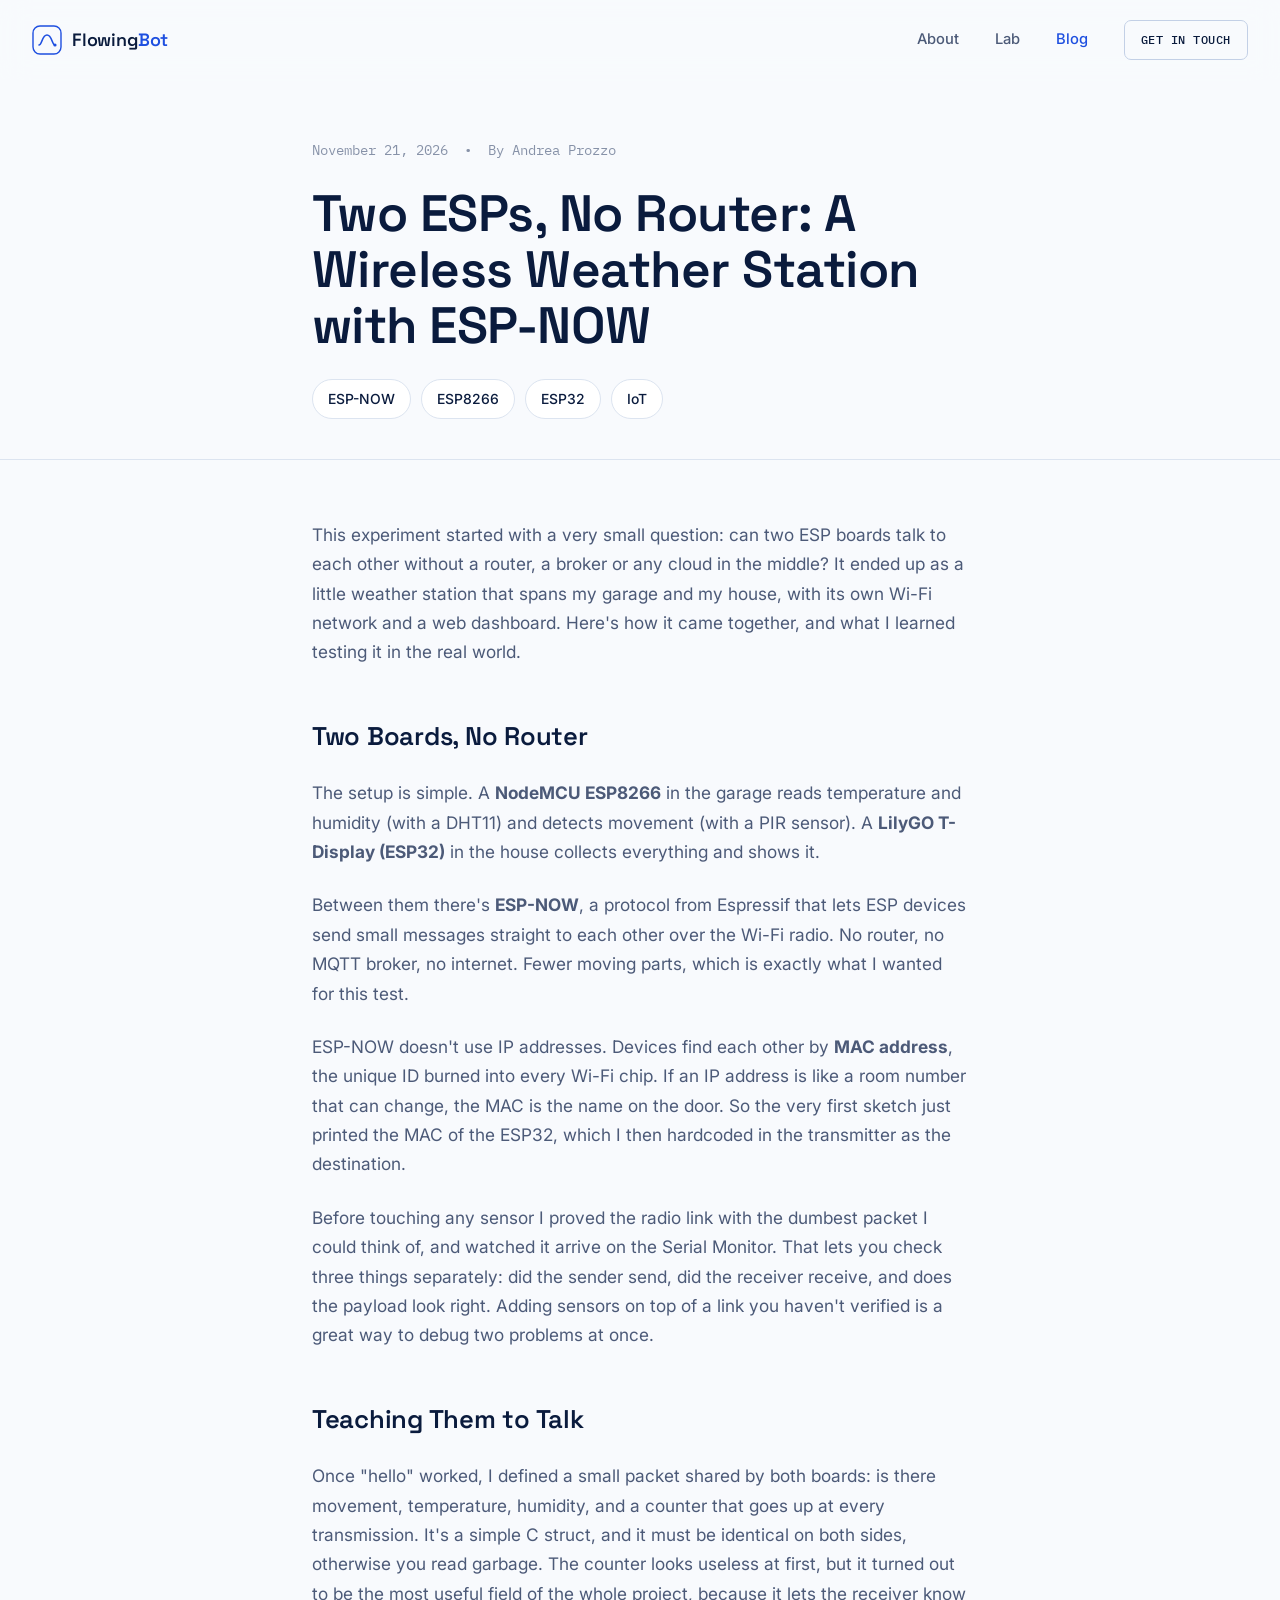
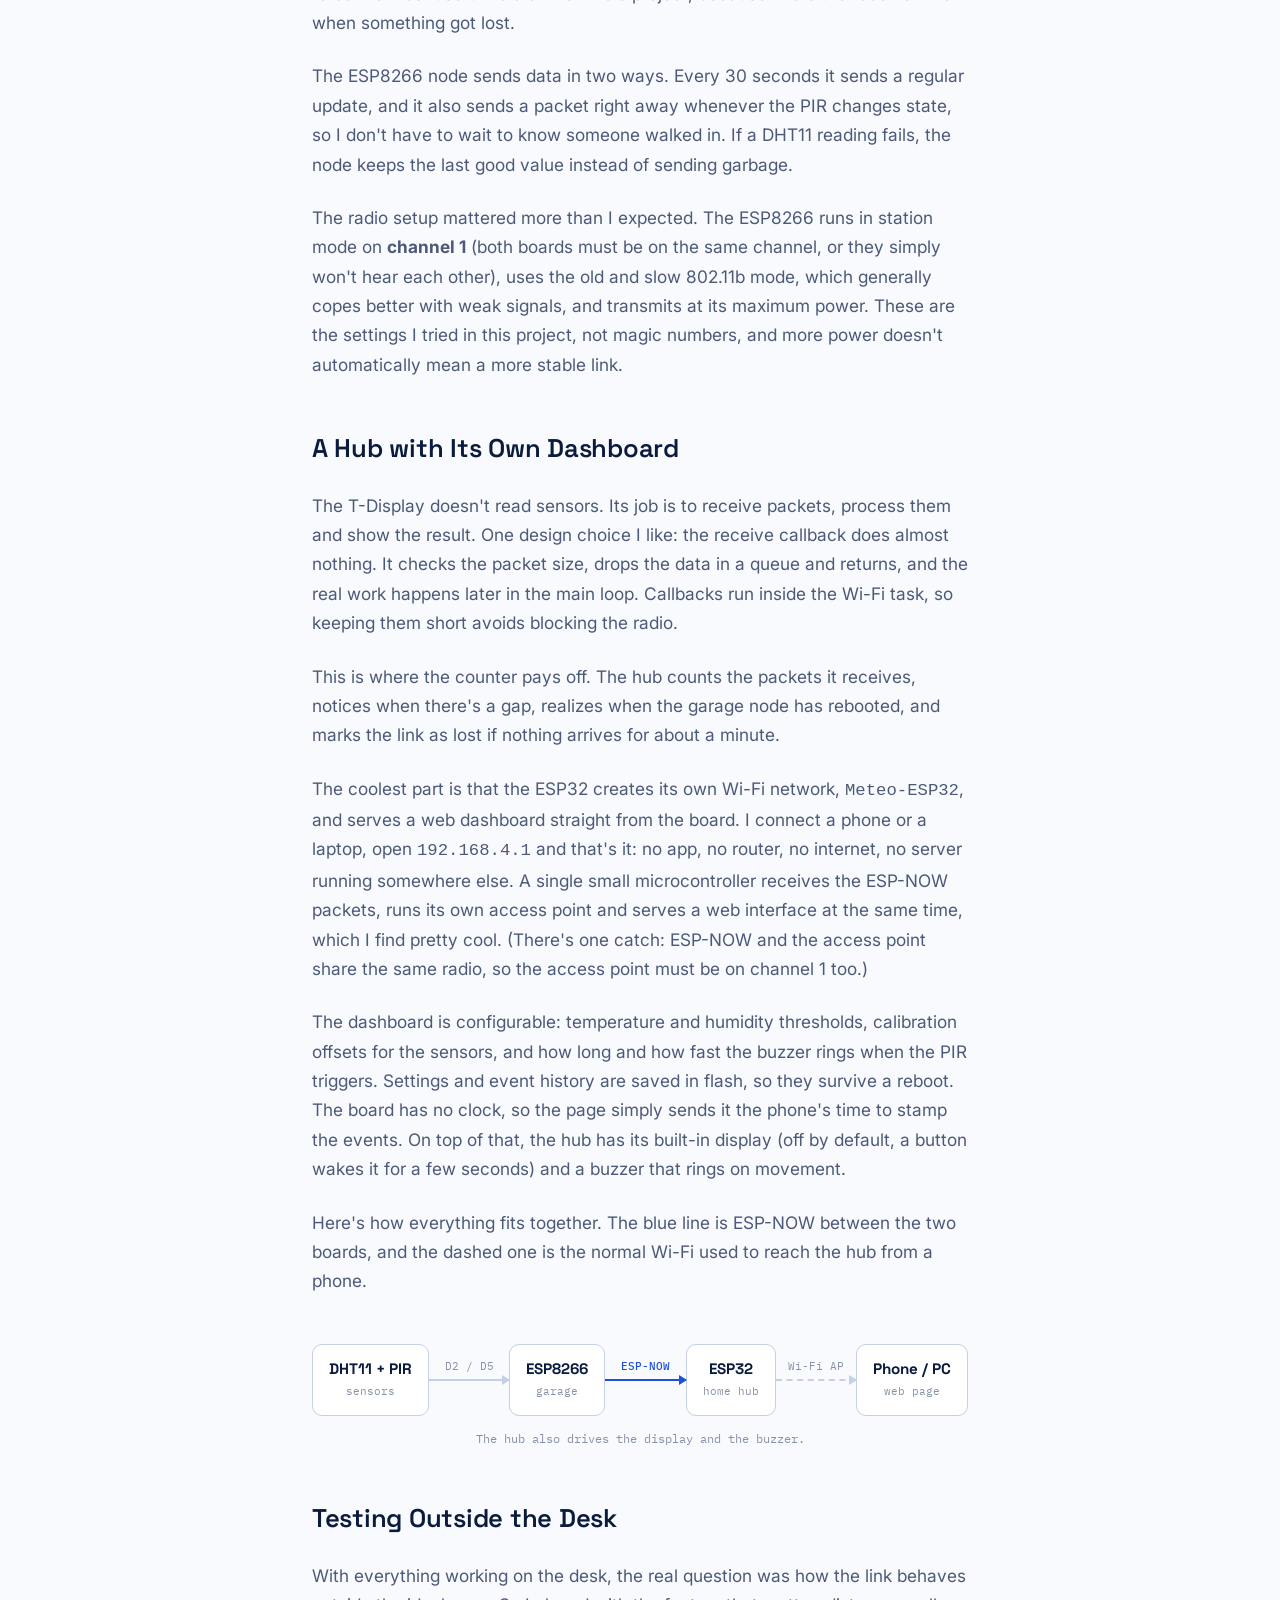
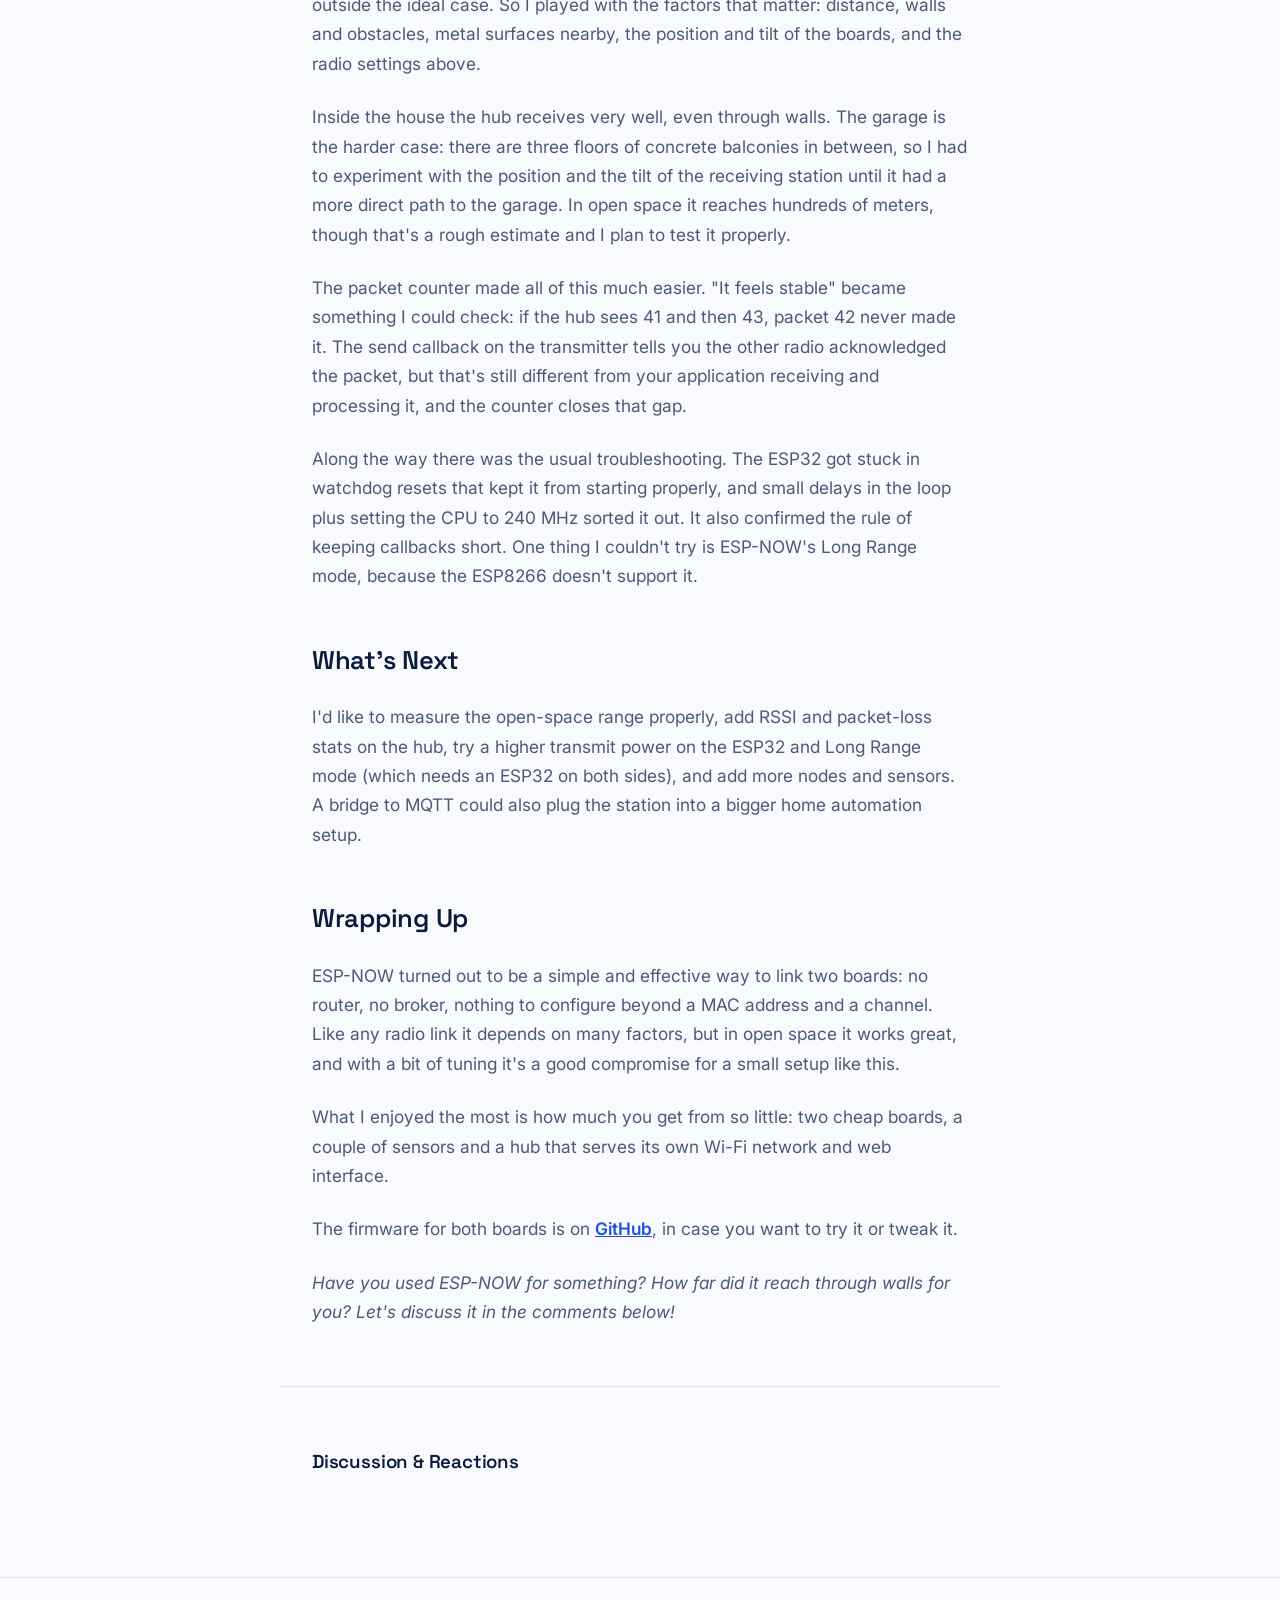
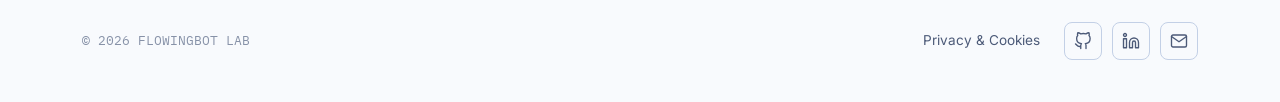
<file: articles/espnow-station.html>
<!DOCTYPE html>
<html lang="en">
<head>
<meta charset="UTF-8">
<meta name="viewport" content="width=device-width, initial-scale=1.0">
<title>Two ESPs, No Router: A Wireless Weather Station with ESP-NOW - FlowingBot Blog</title>
<link rel="preconnect" href="https://fonts.googleapis.com">
<link rel="icon" type="image/png" sizes="192x192" href="../logo.png">
<link href="https://fonts.googleapis.com/css2?family=Space+Grotesk:wght@500;600;700&family=Inter:wght@400;500;600&family=IBM+Plex+Mono:wght@400;500&display=swap" rel="stylesheet">
<link rel="stylesheet" href="../style.css?v=7">
<style>
    .article-image {
        margin: 40px 0;
        border-radius: 8px;
        border: 1px solid var(--line);
        box-shadow: 0 4px 20px rgba(0,0,0,0.05);
    }

    /* Diagramma del flusso: orizzontale su desktop, verticale su mobile */
    .flow {
        display: flex;
        align-items: center;
        margin: 48px 0 12px;
    }
    .flow-node {
        flex: 0 0 auto;
        padding: 14px 16px;
        text-align: center;
        line-height: 1.3;
        background: var(--paper-raised);
        border: 1px solid var(--line-strong);
        border-radius: 10px;
    }
    .flow-node strong {
        display: block;
        font-family: var(--font-display);
        font-size: 0.95rem;
        color: var(--ink);
    }
    .flow-node span {
        font-family: var(--font-mono);
        font-size: 0.7rem;
        color: var(--ink-faint);
    }
    .flow-link {
        position: relative;
        flex: 1;
        min-width: 56px;
        height: 0;
        border-top: 2px solid var(--line-strong);
    }
    .flow-link::after {
        content: "";
        position: absolute;
        right: -1px;
        top: -6px;
        border: 5px solid transparent;
        border-left: 8px solid var(--line-strong);
        border-right: 0;
    }
    .flow-link span {
        position: absolute;
        top: -24px;
        left: 50%;
        transform: translateX(-50%);
        font-family: var(--font-mono);
        font-size: 0.68rem;
        white-space: nowrap;
        color: var(--ink-faint);
    }
    .flow-link--espnow { border-top-color: var(--blue); }
    .flow-link--espnow::after { border-left-color: var(--blue); }
    .flow-link--espnow span { color: var(--blue); font-weight: 500; }
    .flow-link--wifi { border-top-style: dashed; }
    .flow-caption {
        font-family: var(--font-mono);
        font-size: 0.78rem;
        color: var(--ink-faint);
        text-align: center;
    }

    @media (max-width: 640px) {
        .flow { flex-direction: column; }
        .flow-node { width: 100%; max-width: 260px; }
        .flow-link {
            flex: none;
            width: 0;
            min-width: 0;
            height: 52px;
            border-top: 0;
            border-left: 2px solid var(--line-strong);
        }
        .flow-link--wifi { border-left-style: dashed; }
        .flow-link--espnow { border-left-color: var(--blue); }
        .flow-link::after {
            right: auto;
            top: auto;
            bottom: -1px;
            left: -6px;
            border: 5px solid transparent;
            border-top: 8px solid var(--line-strong);
            border-bottom: 0;
        }
        .flow-link--espnow::after { border-top-color: var(--blue); }
        .flow-link span {
            top: 50%;
            left: 14px;
            transform: translateY(-50%);
        }
    }
</style>
</head>
<body>

<nav id="site-nav">
    <a href="../index.html" class="brand">
        <svg class="brand-mark" viewBox="0 0 30 30" fill="none">
            <rect x="1" y="1" width="28" height="28" rx="7" stroke="#1E4FE0" stroke-width="1.4"/>
            <path d="M7 20C10 20 10 10 15 10C20 10 20 20 23 20" stroke="#1E4FE0" stroke-width="1.6" stroke-linecap="round"/>
            <circle cx="23" cy="20" r="1.6" fill="#1E4FE0"/>
        </svg>
        <span class="brand-word">Flowing<span>Bot</span></span>
    </a>
    <button class="nav-toggle" id="navToggle" aria-label="Toggle menu" aria-expanded="false">
        <span></span><span></span>
    </button>
    <div class="nav-links" id="navLinks">
        <a href="../about.html">About</a>
        <a href="../index.html#lab">Lab</a>
        <a href="../blog.html" style="color: var(--blue);">Blog</a>
        <a href="mailto:info@flowingbot.com" class="nav-cta">GET IN TOUCH</a>
    </div>
</nav>

<header class="article-header">
    <div class="article-header-container">
        <div class="article-meta">
            <span>November 21, 2026</span>
            <span>•</span>
            <span>By Andrea Prozzo</span>
        </div>
        <h1>Two ESPs, No Router: A Wireless Weather Station with ESP-NOW</h1>
        <div class="stack-pills" style="margin-top: 24px;">
            <span>ESP-NOW</span>
            <span>ESP8266</span>
            <span>ESP32</span>
            <span>IoT</span>
        </div>
    </div>
</header>

<main class="article-body">
    <p>This experiment started with a very small question: can two ESP boards talk to each other without a router, a broker or any cloud in the middle? It ended up as a little weather station that spans my garage and my house, with its own Wi-Fi network and a web dashboard. Here's how it came together, and what I learned testing it in the real world.</p>

    <h2>Two Boards, No Router</h2>
    <p>The setup is simple. A <strong>NodeMCU ESP8266</strong> in the garage reads temperature and humidity (with a DHT11) and detects movement (with a PIR sensor). A <strong>LilyGO T-Display (ESP32)</strong> in the house collects everything and shows it.</p>

    <p>Between them there's <strong>ESP-NOW</strong>, a protocol from Espressif that lets ESP devices send small messages straight to each other over the Wi-Fi radio. No router, no MQTT broker, no internet. Fewer moving parts, which is exactly what I wanted for this test.</p>

    <p>ESP-NOW doesn't use IP addresses. Devices find each other by <strong>MAC address</strong>, the unique ID burned into every Wi-Fi chip. If an IP address is like a room number that can change, the MAC is the name on the door. So the very first sketch just printed the MAC of the ESP32, which I then hardcoded in the transmitter as the destination.</p>

    <p>Before touching any sensor I proved the radio link with the dumbest packet I could think of, and watched it arrive on the Serial Monitor. That lets you check three things separately: did the sender send, did the receiver receive, and does the payload look right. Adding sensors on top of a link you haven't verified is a great way to debug two problems at once.</p>

    <h2>Teaching Them to Talk</h2>
    <p>Once "hello" worked, I defined a small packet shared by both boards: is there movement, temperature, humidity, and a counter that goes up at every transmission. It's a simple C struct, and it must be identical on both sides, otherwise you read garbage. The counter looks useless at first, but it turned out to be the most useful field of the whole project, because it lets the receiver know when something got lost.</p>

    <p>The ESP8266 node sends data in two ways. Every 30 seconds it sends a regular update, and it also sends a packet right away whenever the PIR changes state, so I don't have to wait to know someone walked in. If a DHT11 reading fails, the node keeps the last good value instead of sending garbage.</p>

    <p>The radio setup mattered more than I expected. The ESP8266 runs in station mode on <strong>channel 1</strong> (both boards must be on the same channel, or they simply won't hear each other), uses the old and slow 802.11b mode, which generally copes better with weak signals, and transmits at its maximum power. These are the settings I tried in this project, not magic numbers, and more power doesn't automatically mean a more stable link.</p>

    <h2>A Hub with Its Own Dashboard</h2>
    <p>The T-Display doesn't read sensors. Its job is to receive packets, process them and show the result. One design choice I like: the receive callback does almost nothing. It checks the packet size, drops the data in a queue and returns, and the real work happens later in the main loop. Callbacks run inside the Wi-Fi task, so keeping them short avoids blocking the radio.</p>

    <p>This is where the counter pays off. The hub counts the packets it receives, notices when there's a gap, realizes when the garage node has rebooted, and marks the link as lost if nothing arrives for about a minute.</p>

    <p>The coolest part is that the ESP32 creates its own Wi-Fi network, <code>Meteo-ESP32</code>, and serves a web dashboard straight from the board. I connect a phone or a laptop, open <code>192.168.4.1</code> and that's it: no app, no router, no internet, no server running somewhere else. A single small microcontroller receives the ESP-NOW packets, runs its own access point and serves a web interface at the same time, which I find pretty cool. (There's one catch: ESP-NOW and the access point share the same radio, so the access point must be on channel 1 too.)</p>

    <p>The dashboard is configurable: temperature and humidity thresholds, calibration offsets for the sensors, and how long and how fast the buzzer rings when the PIR triggers. Settings and event history are saved in flash, so they survive a reboot. The board has no clock, so the page simply sends it the phone's time to stamp the events. On top of that, the hub has its built-in display (off by default, a button wakes it for a few seconds) and a buzzer that rings on movement.</p>

    <!-- TODO foto: la T-Display con i dati a schermo e/o screenshot della dashboard sul telefono
    <img src="../assets/espnow-hub-dashboard.jpg" alt="LilyGO T-Display and the web dashboard on a phone" class="article-image">
    -->

    <p>Here's how everything fits together. The blue line is ESP-NOW between the two boards, and the dashed one is the normal Wi-Fi used to reach the hub from a phone.</p>

    <div class="flow" role="img" aria-label="Diagram: DHT11 and PIR sensors feed the ESP8266 in the garage, which sends data over ESP-NOW to the ESP32 hub at home, which serves a web dashboard to a phone or PC over its own Wi-Fi access point.">
        <div class="flow-node"><strong>DHT11 + PIR</strong><span>sensors</span></div>
        <div class="flow-link"><span>D2 / D5</span></div>
        <div class="flow-node"><strong>ESP8266</strong><span>garage</span></div>
        <div class="flow-link flow-link--espnow"><span>ESP-NOW</span></div>
        <div class="flow-node"><strong>ESP32</strong><span>home hub</span></div>
        <div class="flow-link flow-link--wifi"><span>Wi-Fi AP</span></div>
        <div class="flow-node"><strong>Phone / PC</strong><span>web page</span></div>
    </div>
    <p class="flow-caption">The hub also drives the display and the buzzer.</p>

    <h2>Testing Outside the Desk</h2>
    <p>With everything working on the desk, the real question was how the link behaves outside the ideal case. So I played with the factors that matter: distance, walls and obstacles, metal surfaces nearby, the position and tilt of the boards, and the radio settings above.</p>

    <p>Inside the house the hub receives very well, even through walls. The garage is the harder case: there are three floors of concrete balconies in between, so I had to experiment with the position and the tilt of the receiving station until it had a more direct path to the garage. In open space it reaches hundreds of meters, though that's a rough estimate and I plan to test it properly.</p>

    <p>The packet counter made all of this much easier. "It feels stable" became something I could check: if the hub sees 41 and then 43, packet 42 never made it. The send callback on the transmitter tells you the other radio acknowledged the packet, but that's still different from your application receiving and processing it, and the counter closes that gap.</p>

    <p>Along the way there was the usual troubleshooting. The ESP32 got stuck in watchdog resets that kept it from starting properly, and small delays in the loop plus setting the CPU to 240 MHz sorted it out. It also confirmed the rule of keeping callbacks short. One thing I couldn't try is ESP-NOW's Long Range mode, because the ESP8266 doesn't support it.</p>

    <h2>What's Next</h2>
    <p>I'd like to measure the open-space range properly, add RSSI and packet-loss stats on the hub, try a higher transmit power on the ESP32 and Long Range mode (which needs an ESP32 on both sides), and add more nodes and sensors. A bridge to MQTT could also plug the station into a bigger home automation setup.</p>

    <h2>Wrapping Up</h2>
    <p>ESP-NOW turned out to be a simple and effective way to link two boards: no router, no broker, nothing to configure beyond a MAC address and a channel. Like any radio link it depends on many factors, but in open space it works great, and with a bit of tuning it's a good compromise for a small setup like this.</p>

    <p>What I enjoyed the most is how much you get from so little: two cheap boards, a couple of sensors and a hub that serves its own Wi-Fi network and web interface.</p>

    <!-- TODO: metti qui il link vero alla repo quando l'hai creata -->
    <p>The firmware for both boards is on <a href="https://github.com/AndreaProzzo21/espnow-station" target="_blank" rel="noopener noreferrer" style="color: var(--blue); font-weight: 600; text-decoration: underline;">GitHub</a>, in case you want to try it or tweak it.</p>

    <p><em>Have you used ESP-NOW for something? How far did it reach through walls for you? Let's discuss it in the comments below!</em></p>
</main>

<!-- GISCUS COMMENTS SECTION -->
<div class="giscus-wrapper">
    <h3 style="margin-bottom: 24px; font-family: var(--font-display);">Discussion & Reactions</h3>
    
    <script src="https://giscus.app/client.js"
            data-repo="AndreaProzzo21/flowingbot"
            data-repo-id="R_kgDOVpE7UQ"
            data-category="General"
            data-category-id="DIC_kwDOVpE7Uc4DLtFO"
            data-mapping="title"
            data-strict="0"
            data-reactions-enabled="1"
            data-emit-metadata="0"
            data-input-position="bottom"
            data-theme="noborder_light"
            data-lang="en"
            crossorigin="anonymous"
            async>
    </script>
</div>

<footer>
    <div class="container footer-row">
        <span class="footer-brand">© 2026 FLOWINGBOT LAB</span>
        <div class="footer-right">
            <a href="../privacy.html" class="footer-link">Privacy &amp; Cookies</a>
            <div class="footer-social">
                <a href="https://github.com/AndreaProzzo21" target="_blank" rel="noopener" aria-label="GitHub">
                    <svg viewBox="0 0 24 24" aria-hidden="true"><path d="M9 19c-5 1.5-5-2.5-7-3m14 6v-3.87a3.37 3.37 0 0 0-.94-2.61c3.14-.35 6.44-1.54 6.44-7A5.44 5.44 0 0 0 20 4.77 5.07 5.07 0 0 0 19.91 1S18.73.65 16 2.48a13.38 13.38 0 0 0-7 0C6.27.65 5.09 1 5.09 1A5.07 5.07 0 0 0 5 4.77a5.44 5.44 0 0 0-1.5 3.78c0 5.42 3.3 6.61 6.44 7A3.37 3.37 0 0 0 9 18.13V22"/></svg>
                </a>
                <a href="https://www.linkedin.com/in/andrea-prozzo-02884826b/" target="_blank" rel="noopener" aria-label="LinkedIn">
                    <svg viewBox="0 0 24 24" aria-hidden="true"><path d="M16 8a6 6 0 0 1 6 6v7h-4v-7a2 2 0 0 0-2-2 2 2 0 0 0-2 2v7h-4v-7a6 6 0 0 1 6-6z"/><rect x="2" y="9" width="4" height="12"/><circle cx="4" cy="4" r="2"/></svg>
                </a>
                <a href="mailto:info@flowingbot.com" aria-label="Email">
                    <svg viewBox="0 0 24 24" aria-hidden="true"><path d="M4 4h16c1.1 0 2 .9 2 2v12c0 1.1-.9 2-2 2H4c-1.1 0-2-.9-2-2V6c0-1.1.9-2 2-2z"/><polyline points="22,6 12,13 2,6"/></svg>
                </a>
            </div>
        </div>
    </div>
</footer>

<script src="../app.js"></script>
</body>
</html>
</file>
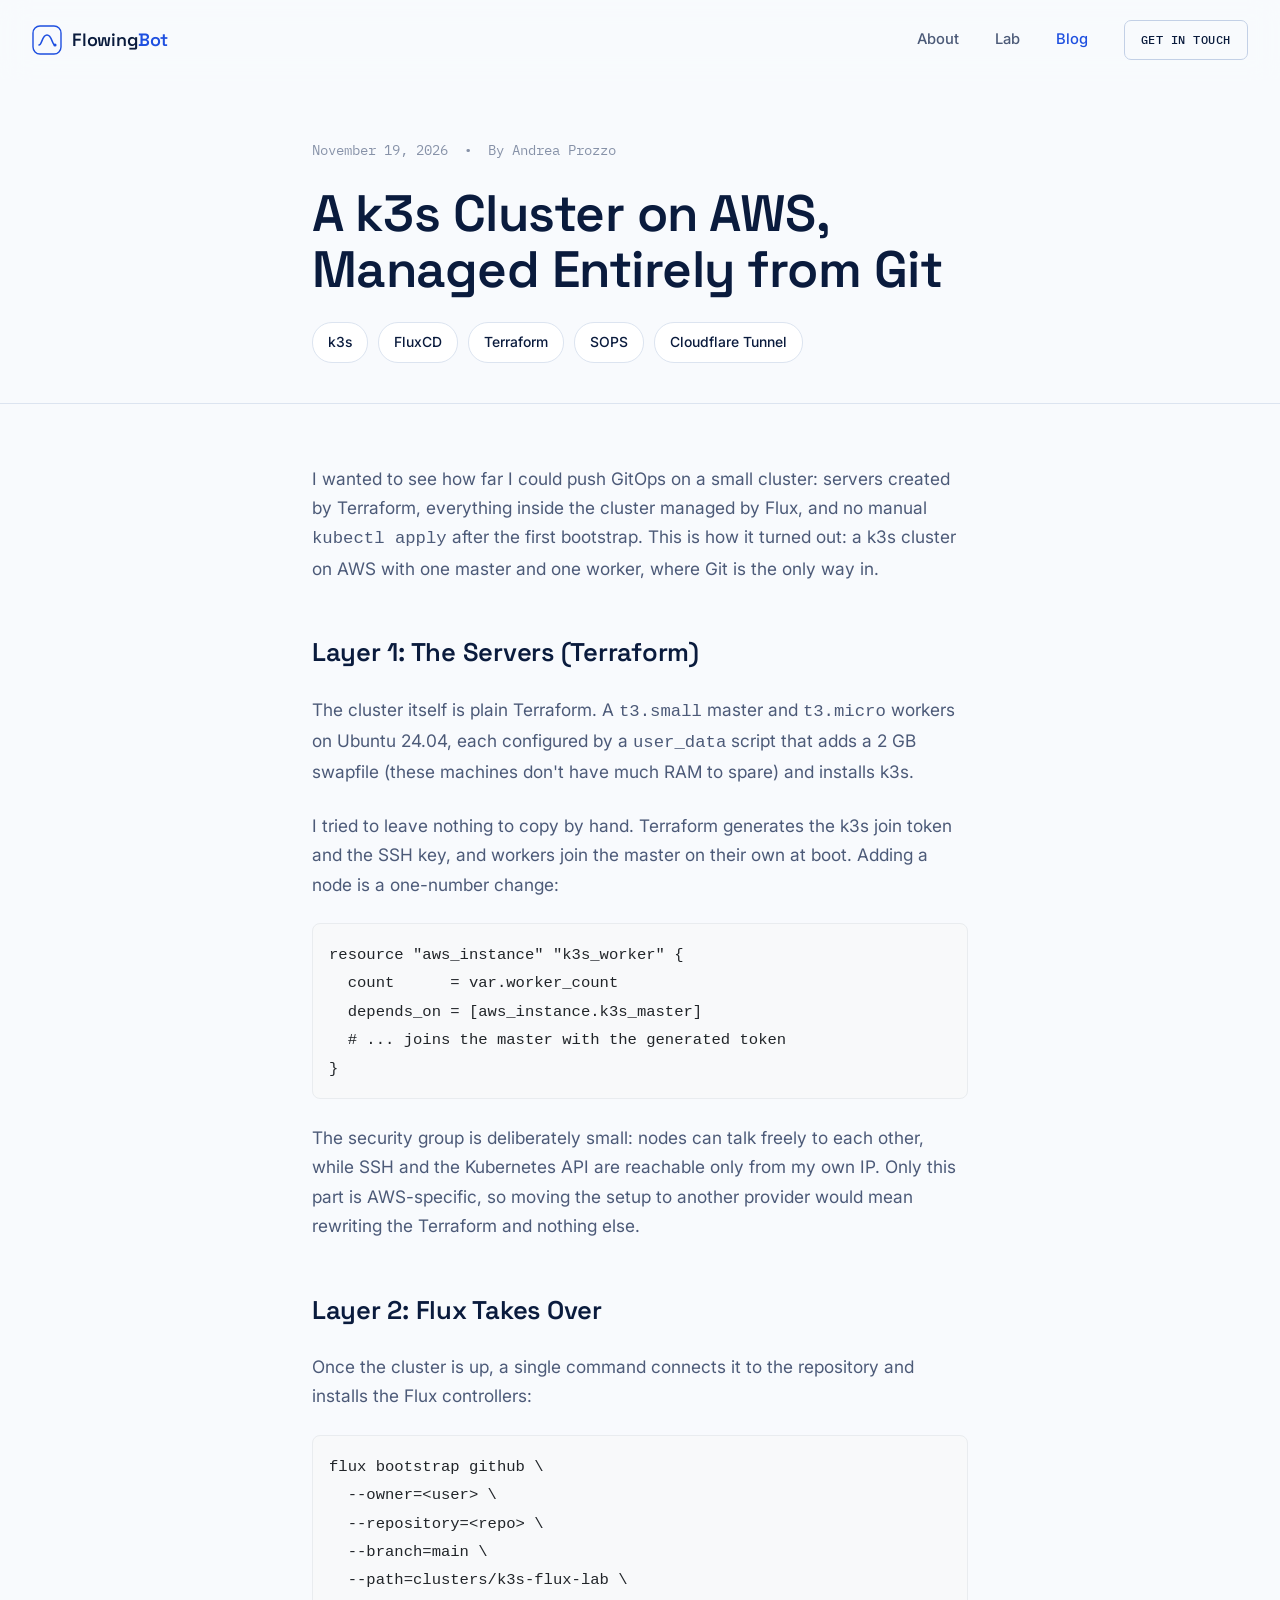
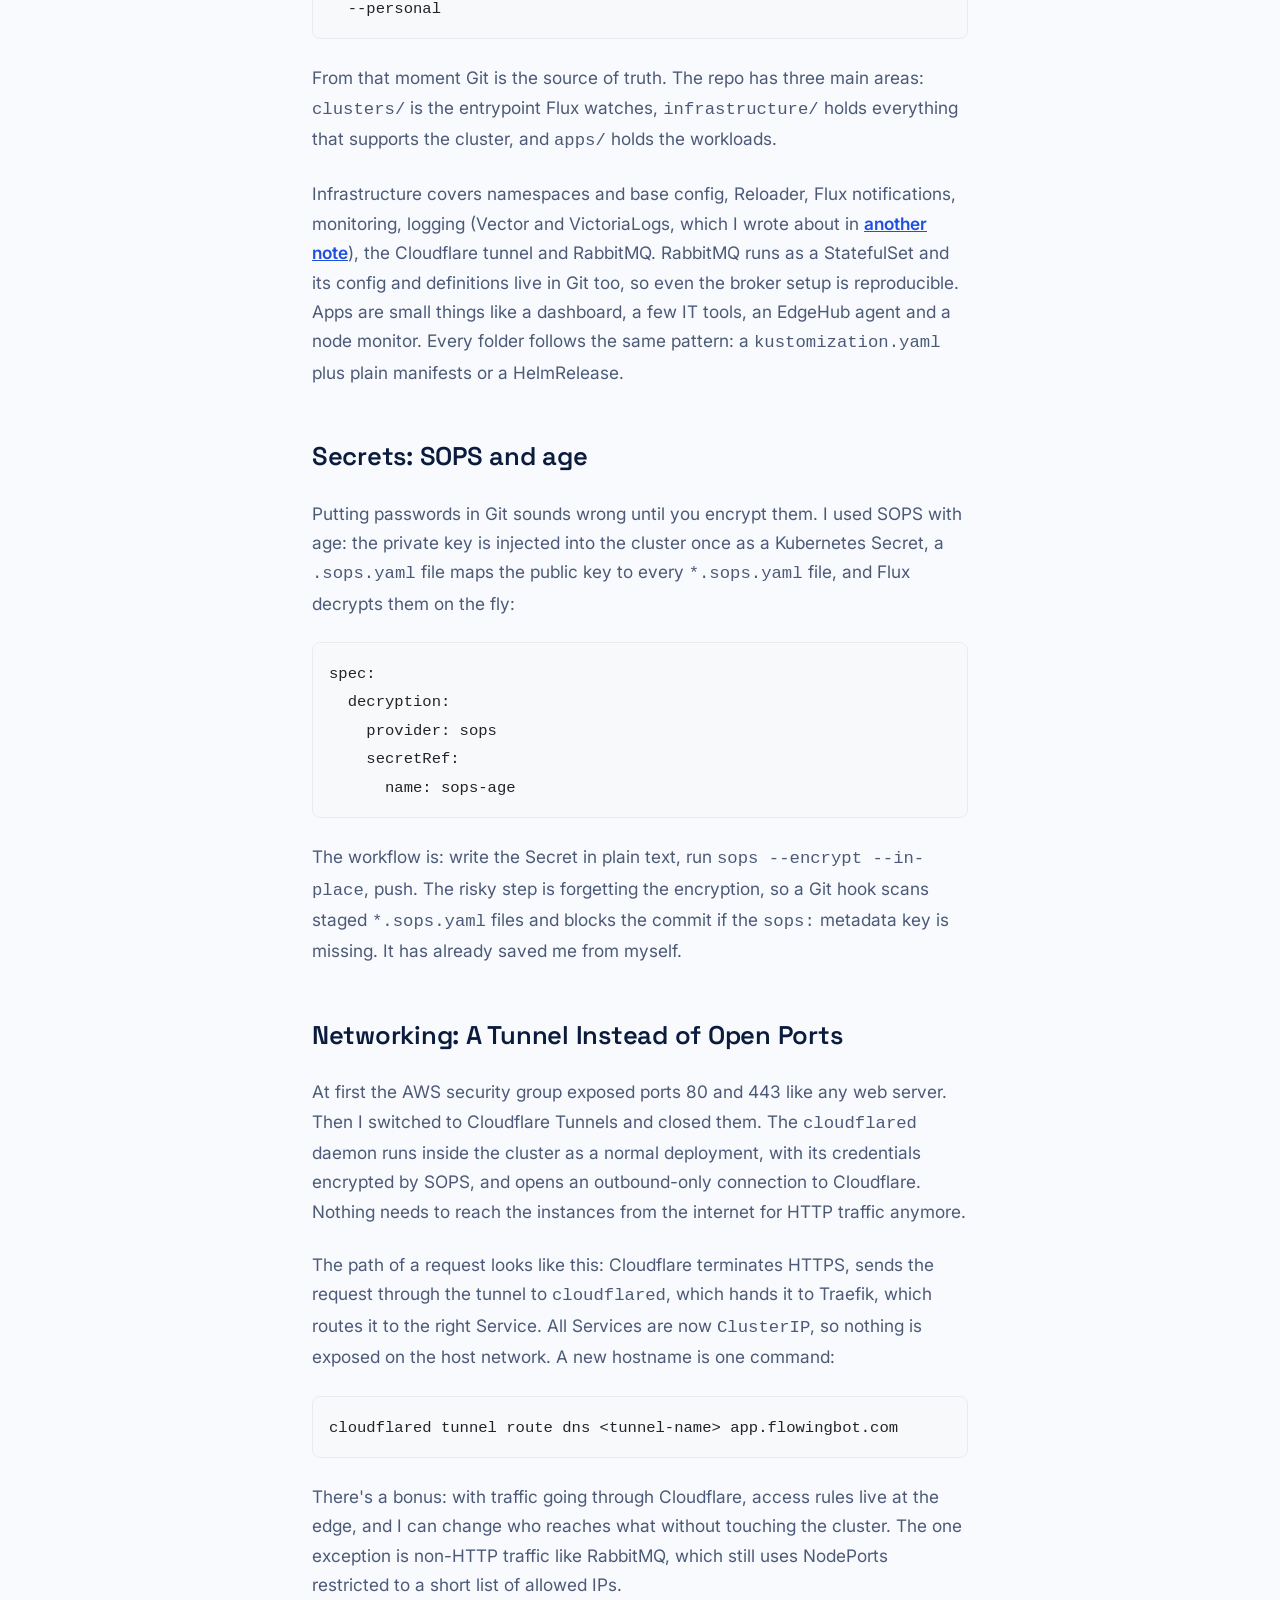
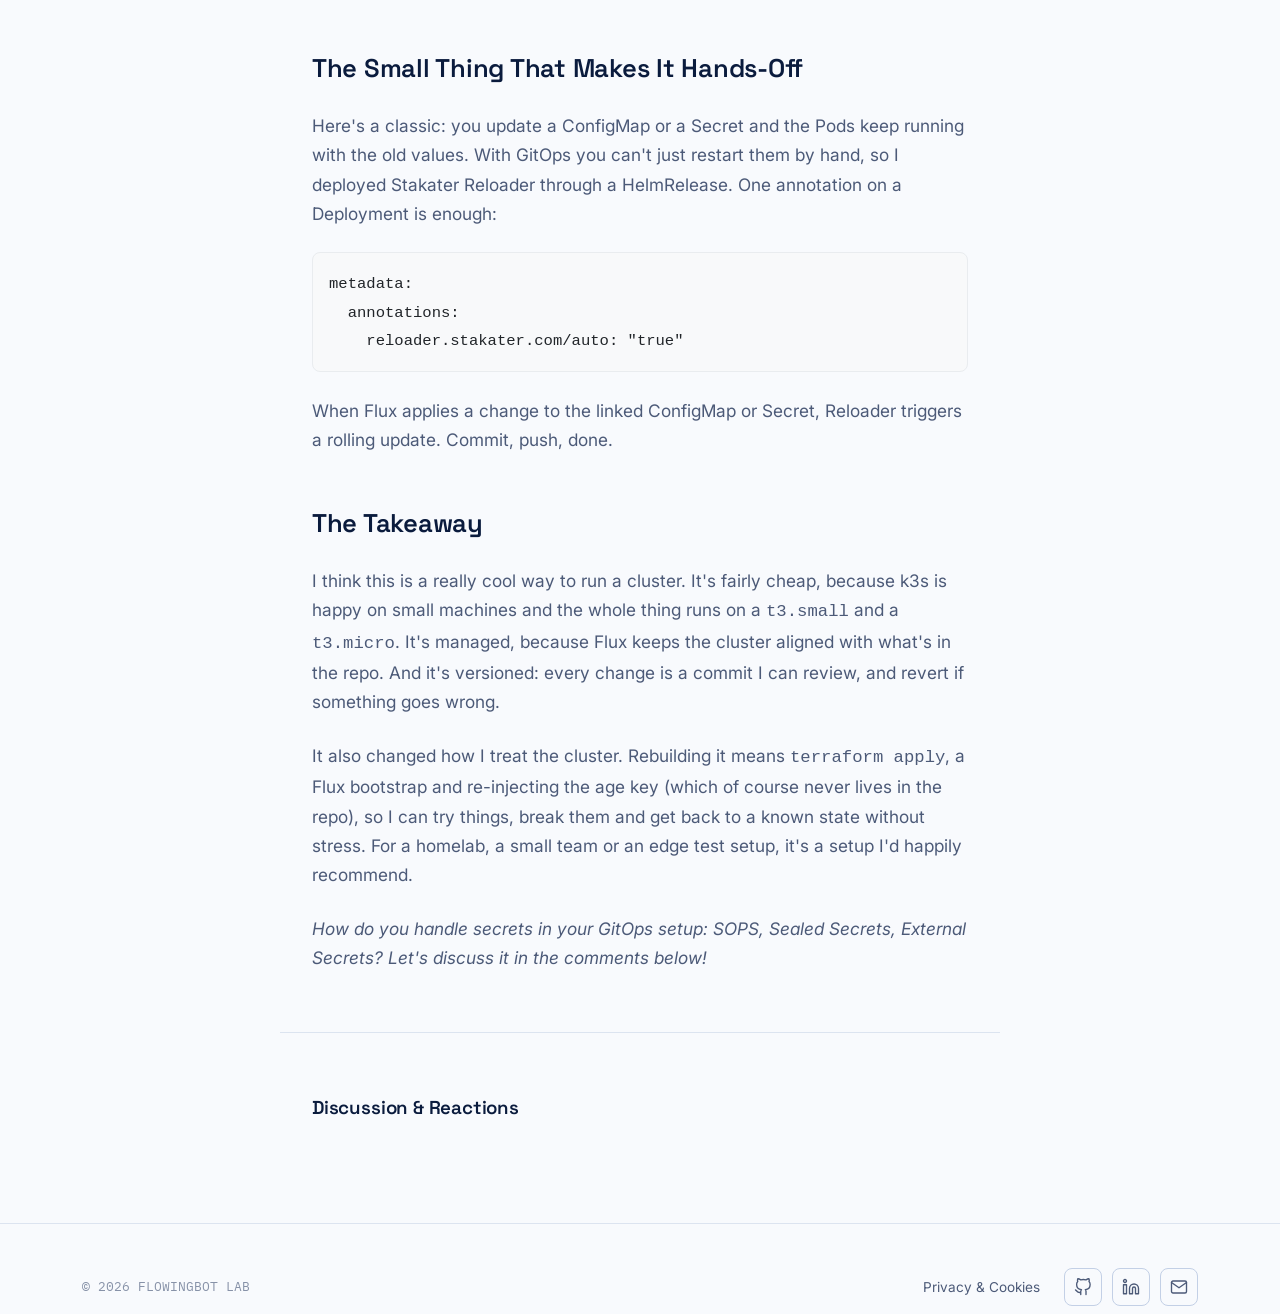
<file: articles/k3s-flux-gitops.html>
<!DOCTYPE html>
<html lang="en">
<head>
<meta charset="UTF-8">
<meta name="viewport" content="width=device-width, initial-scale=1.0">
<title>A k3s Cluster on AWS, Managed Entirely from Git - FlowingBot Blog</title>
<link rel="preconnect" href="https://fonts.googleapis.com">
<link rel="icon" type="image/png" sizes="192x192" href="../logo.png">
<link href="https://fonts.googleapis.com/css2?family=Space+Grotesk:wght@500;600;700&family=Inter:wght@400;500;600&family=IBM+Plex+Mono:wght@400;500&display=swap" rel="stylesheet">
<link rel="stylesheet" href="../style.css?v=7">
<style>
    .code-block {
        background: #f8f9fa;
        border: 1px solid #e9ecef;
        padding: 16px;
        border-radius: 8px;
        overflow-x: auto;
        font-family: 'IBM Plex Mono', monospace;
        font-size: 0.9em;
        margin-bottom: 24px;
        color: #212529;
    }
    .article-image {
        margin: 40px 0;
        border-radius: 8px;
        border: 1px solid var(--line);
        box-shadow: 0 4px 20px rgba(0,0,0,0.05);
    }
</style>
</head>
<body>

<nav id="site-nav">
    <a href="../index.html" class="brand">
        <svg class="brand-mark" viewBox="0 0 30 30" fill="none">
            <rect x="1" y="1" width="28" height="28" rx="7" stroke="#1E4FE0" stroke-width="1.4"/>
            <path d="M7 20C10 20 10 10 15 10C20 10 20 20 23 20" stroke="#1E4FE0" stroke-width="1.6" stroke-linecap="round"/>
            <circle cx="23" cy="20" r="1.6" fill="#1E4FE0"/>
        </svg>
        <span class="brand-word">Flowing<span>Bot</span></span>
    </a>
    <button class="nav-toggle" id="navToggle" aria-label="Toggle menu" aria-expanded="false">
        <span></span><span></span>
    </button>
    <div class="nav-links" id="navLinks">
        <a href="../about.html">About</a>
        <a href="../index.html#lab">Lab</a>
        <a href="../blog.html" style="color: var(--blue);">Blog</a>
        <a href="mailto:info@flowingbot.com" class="nav-cta">GET IN TOUCH</a>
    </div>
</nav>

<header class="article-header">
    <div class="article-header-container">
        <div class="article-meta">
            <span>November 19, 2026</span>
            <span>•</span>
            <span>By Andrea Prozzo</span>
        </div>
        <h1>A k3s Cluster on AWS, Managed Entirely from Git</h1>
        <div class="stack-pills" style="margin-top: 24px;">
            <span>k3s</span>
            <span>FluxCD</span>
            <span>Terraform</span>
            <span>SOPS</span>
            <span>Cloudflare Tunnel</span>
        </div>
    </div>
</header>

<main class="article-body">
    <p>I wanted to see how far I could push GitOps on a small cluster: servers created by Terraform, everything inside the cluster managed by Flux, and no manual <code>kubectl apply</code> after the first bootstrap. This is how it turned out: a k3s cluster on AWS with one master and one worker, where Git is the only way in.</p>

    <h2>Layer 1: The Servers (Terraform)</h2>
    <p>The cluster itself is plain Terraform. A <code>t3.small</code> master and <code>t3.micro</code> workers on Ubuntu 24.04, each configured by a <code>user_data</code> script that adds a 2 GB swapfile (these machines don't have much RAM to spare) and installs k3s.</p>

    <p>I tried to leave nothing to copy by hand. Terraform generates the k3s join token and the SSH key, and workers join the master on their own at boot. Adding a node is a one-number change:</p>

<pre class="code-block"><code>resource "aws_instance" "k3s_worker" {
  count      = var.worker_count
  depends_on = [aws_instance.k3s_master]
  # ... joins the master with the generated token
}</code></pre>

    <p>The security group is deliberately small: nodes can talk freely to each other, while SSH and the Kubernetes API are reachable only from my own IP. Only this part is AWS-specific, so moving the setup to another provider would mean rewriting the Terraform and nothing else.</p>

    <h2>Layer 2: Flux Takes Over</h2>
    <p>Once the cluster is up, a single command connects it to the repository and installs the Flux controllers:</p>

<pre class="code-block"><code>flux bootstrap github \
  --owner=&lt;user&gt; \
  --repository=&lt;repo&gt; \
  --branch=main \
  --path=clusters/k3s-flux-lab \
  --personal</code></pre>

    <p>From that moment Git is the source of truth. The repo has three main areas: <code>clusters/</code> is the entrypoint Flux watches, <code>infrastructure/</code> holds everything that supports the cluster, and <code>apps/</code> holds the workloads.</p>

    <p>Infrastructure covers namespaces and base config, Reloader, Flux notifications, monitoring, logging (Vector and VictoriaLogs, which I wrote about in <a href="logging-vector-victoria.html" style="color: var(--blue); font-weight: 600;">another note</a>), the Cloudflare tunnel and RabbitMQ. RabbitMQ runs as a StatefulSet and its config and definitions live in Git too, so even the broker setup is reproducible. Apps are small things like a dashboard, a few IT tools, an EdgeHub agent and a node monitor. Every folder follows the same pattern: a <code>kustomization.yaml</code> plus plain manifests or a HelmRelease.</p>

    <h2>Secrets: SOPS and age</h2>
    <p>Putting passwords in Git sounds wrong until you encrypt them. I used SOPS with age: the private key is injected into the cluster once as a Kubernetes Secret, a <code>.sops.yaml</code> file maps the public key to every <code>*.sops.yaml</code> file, and Flux decrypts them on the fly:</p>

<pre class="code-block"><code>spec:
  decryption:
    provider: sops
    secretRef:
      name: sops-age</code></pre>

    <p>The workflow is: write the Secret in plain text, run <code>sops --encrypt --in-place</code>, push. The risky step is forgetting the encryption, so a Git hook scans staged <code>*.sops.yaml</code> files and blocks the commit if the <code>sops:</code> metadata key is missing. It has already saved me from myself.</p>

    <h2>Networking: A Tunnel Instead of Open Ports</h2>
    <p>At first the AWS security group exposed ports 80 and 443 like any web server. Then I switched to Cloudflare Tunnels and closed them. The <code>cloudflared</code> daemon runs inside the cluster as a normal deployment, with its credentials encrypted by SOPS, and opens an outbound-only connection to Cloudflare. Nothing needs to reach the instances from the internet for HTTP traffic anymore.</p>

    <p>The path of a request looks like this: Cloudflare terminates HTTPS, sends the request through the tunnel to <code>cloudflared</code>, which hands it to Traefik, which routes it to the right Service. All Services are now <code>ClusterIP</code>, so nothing is exposed on the host network. A new hostname is one command:</p>

<pre class="code-block"><code>cloudflared tunnel route dns &lt;tunnel-name&gt; app.flowingbot.com</code></pre>

    <p>There's a bonus: with traffic going through Cloudflare, access rules live at the edge, and I can change who reaches what without touching the cluster. The one exception is non-HTTP traffic like RabbitMQ, which still uses NodePorts restricted to a short list of allowed IPs.</p>

    <h2>The Small Thing That Makes It Hands-Off</h2>
    <p>Here's a classic: you update a ConfigMap or a Secret and the Pods keep running with the old values. With GitOps you can't just restart them by hand, so I deployed Stakater Reloader through a HelmRelease. One annotation on a Deployment is enough:</p>

<pre class="code-block"><code>metadata:
  annotations:
    reloader.stakater.com/auto: "true"</code></pre>

    <p>When Flux applies a change to the linked ConfigMap or Secret, Reloader triggers a rolling update. Commit, push, done.</p>

    <h2>The Takeaway</h2>
    <p>I think this is a really cool way to run a cluster. It's fairly cheap, because k3s is happy on small machines and the whole thing runs on a <code>t3.small</code> and a <code>t3.micro</code>. It's managed, because Flux keeps the cluster aligned with what's in the repo. And it's versioned: every change is a commit I can review, and revert if something goes wrong.</p>

    <p>It also changed how I treat the cluster. Rebuilding it means <code>terraform apply</code>, a Flux bootstrap and re-injecting the age key (which of course never lives in the repo), so I can try things, break them and get back to a known state without stress. For a homelab, a small team or an edge test setup, it's a setup I'd happily recommend.</p>
    <p><em>How do you handle secrets in your GitOps setup: SOPS, Sealed Secrets, External Secrets? Let's discuss it in the comments below!</em></p>
</main>

<!-- GISCUS COMMENTS SECTION -->
<div class="giscus-wrapper">
    <h3 style="margin-bottom: 24px; font-family: var(--font-display);">Discussion & Reactions</h3>
    
    <script src="https://giscus.app/client.js"
            data-repo="AndreaProzzo21/flowingbot"
            data-repo-id="R_kgDOVpE7UQ"
            data-category="General"
            data-category-id="DIC_kwDOVpE7Uc4DLtFO"
            data-mapping="title"
            data-strict="0"
            data-reactions-enabled="1"
            data-emit-metadata="0"
            data-input-position="bottom"
            data-theme="noborder_light"
            data-lang="en"
            crossorigin="anonymous"
            async>
    </script>
</div>

<footer>
    <div class="container footer-row">
        <span class="footer-brand">© 2026 FLOWINGBOT LAB</span>
        <div class="footer-right">
            <a href="../privacy.html" class="footer-link">Privacy &amp; Cookies</a>
            <div class="footer-social">
                <a href="https://github.com/AndreaProzzo21" target="_blank" rel="noopener" aria-label="GitHub">
                    <svg viewBox="0 0 24 24" aria-hidden="true"><path d="M9 19c-5 1.5-5-2.5-7-3m14 6v-3.87a3.37 3.37 0 0 0-.94-2.61c3.14-.35 6.44-1.54 6.44-7A5.44 5.44 0 0 0 20 4.77 5.07 5.07 0 0 0 19.91 1S18.73.65 16 2.48a13.38 13.38 0 0 0-7 0C6.27.65 5.09 1 5.09 1A5.07 5.07 0 0 0 5 4.77a5.44 5.44 0 0 0-1.5 3.78c0 5.42 3.3 6.61 6.44 7A3.37 3.37 0 0 0 9 18.13V22"/></svg>
                </a>
                <a href="https://www.linkedin.com/in/andrea-prozzo-02884826b/" target="_blank" rel="noopener" aria-label="LinkedIn">
                    <svg viewBox="0 0 24 24" aria-hidden="true"><path d="M16 8a6 6 0 0 1 6 6v7h-4v-7a2 2 0 0 0-2-2 2 2 0 0 0-2 2v7h-4v-7a6 6 0 0 1 6-6z"/><rect x="2" y="9" width="4" height="12"/><circle cx="4" cy="4" r="2"/></svg>
                </a>
                <a href="mailto:info@flowingbot.com" aria-label="Email">
                    <svg viewBox="0 0 24 24" aria-hidden="true"><path d="M4 4h16c1.1 0 2 .9 2 2v12c0 1.1-.9 2-2 2H4c-1.1 0-2-.9-2-2V6c0-1.1.9-2 2-2z"/><polyline points="22,6 12,13 2,6"/></svg>
                </a>
            </div>
        </div>
    </div>
</footer>

<script src="../app.js"></script>
</body>
</html>
</file>
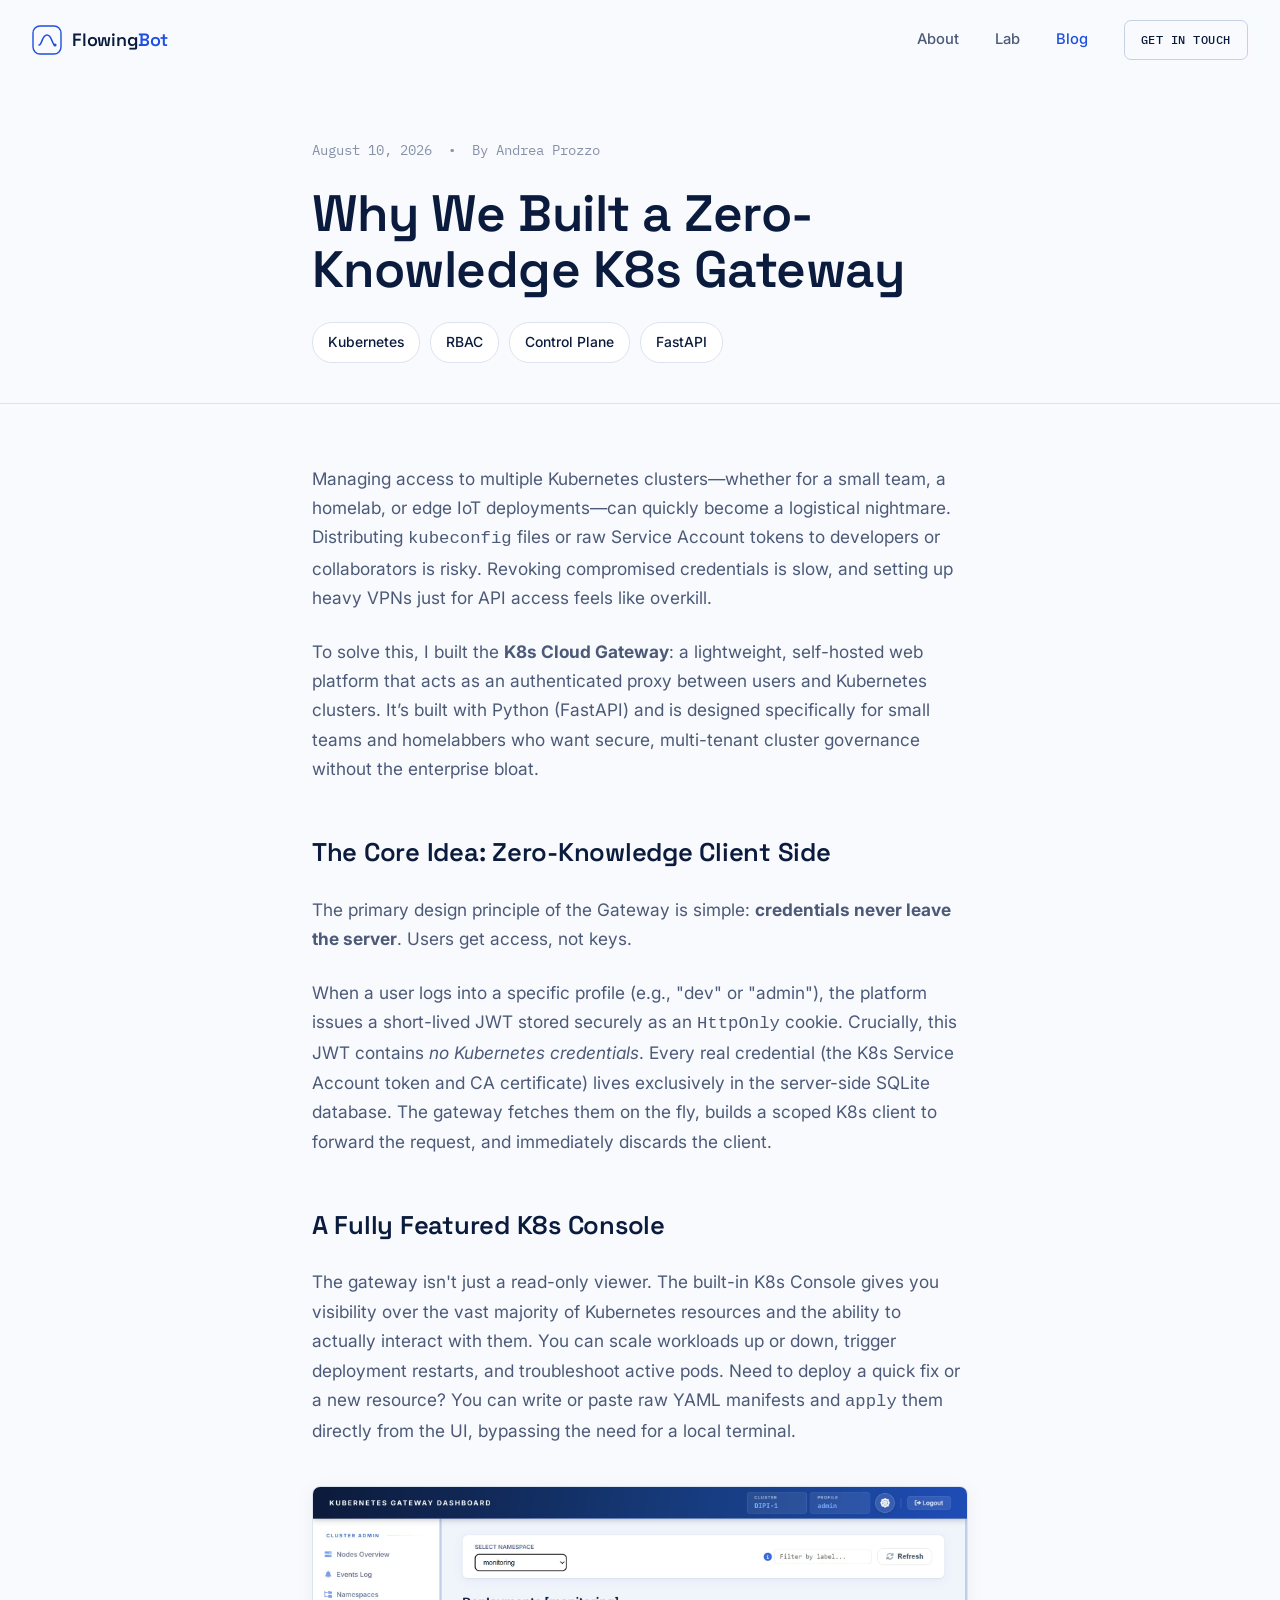
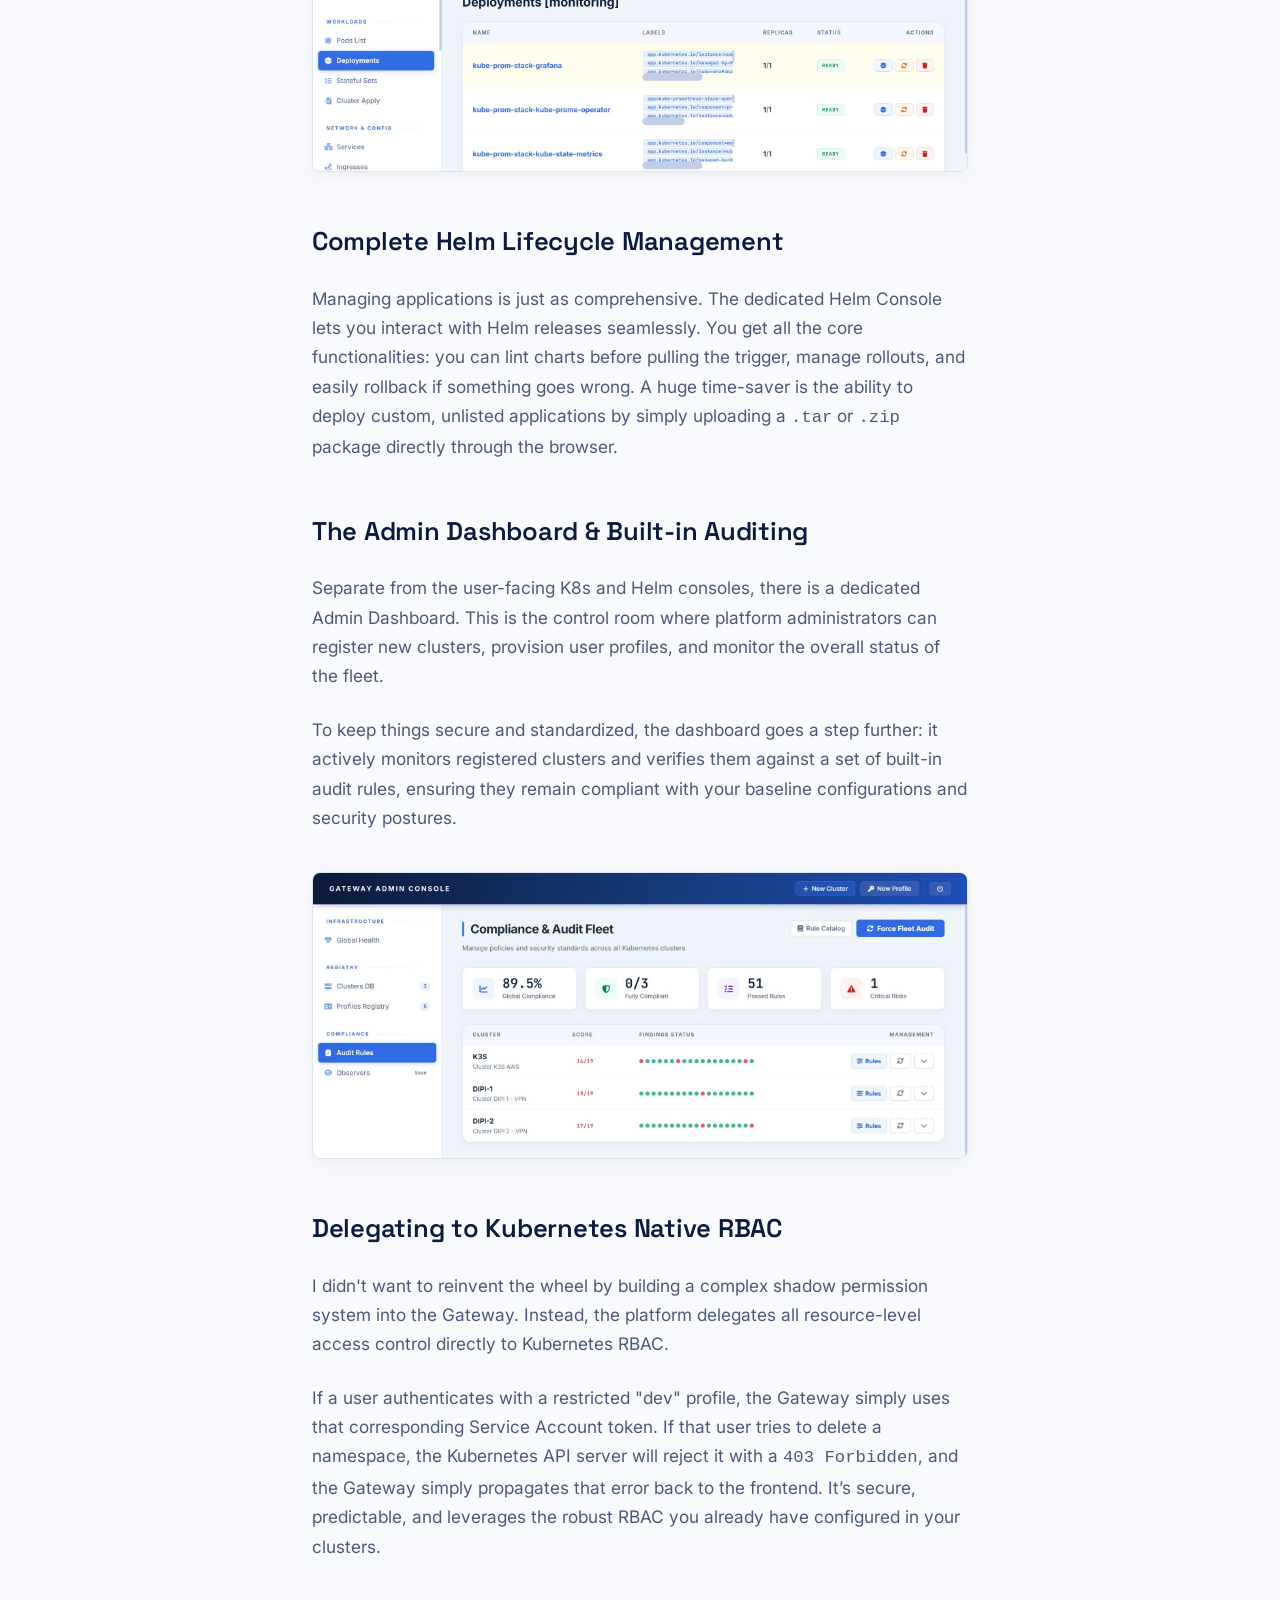
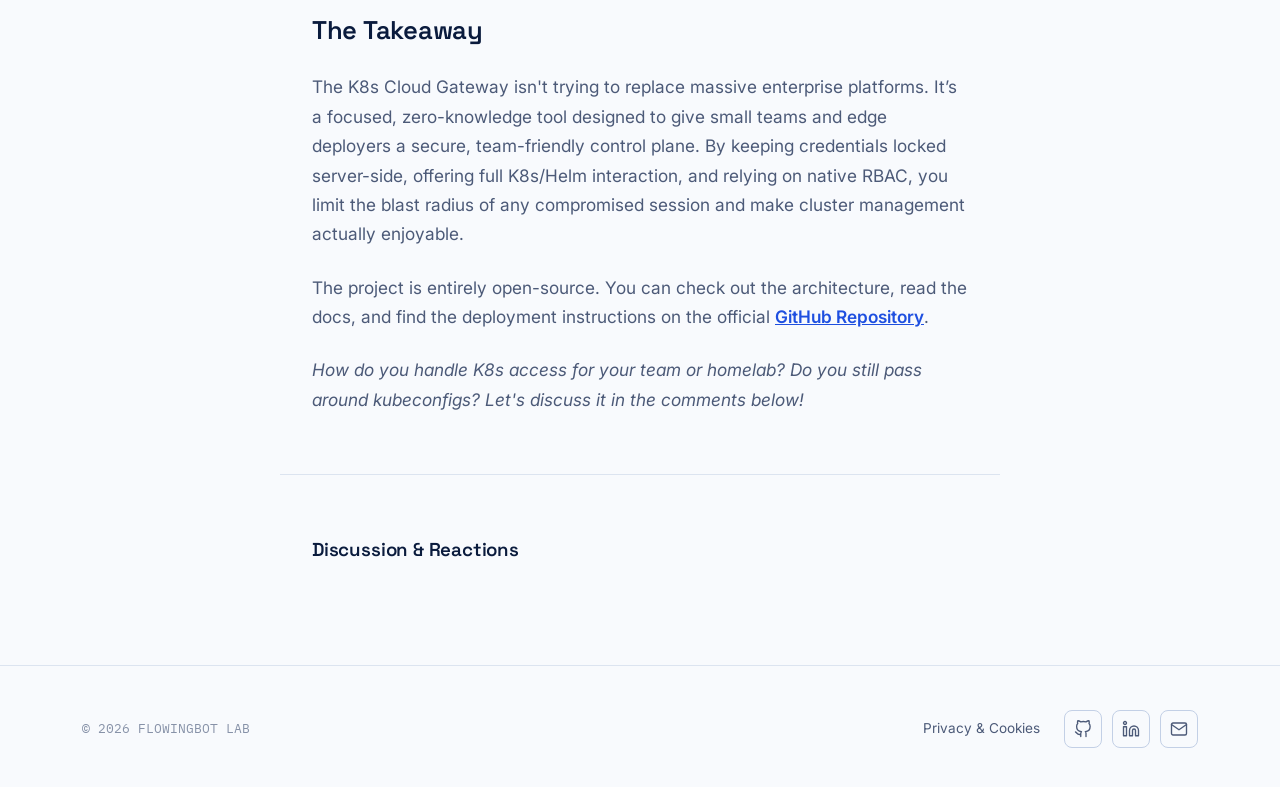
<file: articles/k8s-cloud-gateway.html>
<!DOCTYPE html>
<html lang="en">
<head>
<meta charset="UTF-8">
<meta name="viewport" content="width=device-width, initial-scale=1.0">
<title>Why We Built a Zero-Knowledge K8s Gateway - FlowingBot Blog</title>
<link rel="preconnect" href="https://fonts.googleapis.com">
<link rel="icon" type="image/png" sizes="192x192" href="../logo.png">
<link href="https://fonts.googleapis.com/css2?family=Space+Grotesk:wght@500;600;700&family=Inter:wght@400;500;600&family=IBM+Plex+Mono:wght@400;500&display=swap" rel="stylesheet">
<link rel="stylesheet" href="../style.css?v=7">
<style>
    .code-block {
        background: #f8f9fa;
        border: 1px solid #e9ecef;
        padding: 16px;
        border-radius: 8px;
        overflow-x: auto;
        font-family: 'IBM Plex Mono', monospace;
        font-size: 0.9em;
        margin-bottom: 24px;
        color: #212529;
    }
    .article-image {
        margin: 40px 0;
        border-radius: 8px;
        border: 1px solid var(--line);
        box-shadow: 0 4px 20px rgba(0,0,0,0.05);
    }
</style>
</head>
<body>

<nav id="site-nav">
    <a href="../index.html" class="brand">
        <svg class="brand-mark" viewBox="0 0 30 30" fill="none">
            <rect x="1" y="1" width="28" height="28" rx="7" stroke="#1E4FE0" stroke-width="1.4"/>
            <path d="M7 20C10 20 10 10 15 10C20 10 20 20 23 20" stroke="#1E4FE0" stroke-width="1.6" stroke-linecap="round"/>
            <circle cx="23" cy="20" r="1.6" fill="#1E4FE0"/>
        </svg>
        <span class="brand-word">Flowing<span>Bot</span></span>
    </a>
    <button class="nav-toggle" id="navToggle" aria-label="Toggle menu" aria-expanded="false">
        <span></span><span></span>
    </button>
    <div class="nav-links" id="navLinks">
        <a href="../about.html">About</a>
        <a href="../index.html#lab">Lab</a>
        <a href="../blog.html" style="color: var(--blue);">Blog</a>
        <a href="mailto:info@flowingbot.com" class="nav-cta">GET IN TOUCH</a>
    </div>
</nav>

<header class="article-header">
    <div class="article-header-container">
        <div class="article-meta">
            <span>August 10, 2026</span>
            <span>•</span>
            <span>By Andrea Prozzo</span>
        </div>
        <h1>Why We Built a Zero-Knowledge K8s Gateway</h1>
        <div class="stack-pills" style="margin-top: 24px;">
            <span>Kubernetes</span>
            <span>RBAC</span>
            <span>Control Plane</span>
            <span>FastAPI</span>
        </div>
    </div>
</header>

<main class="article-body">
    <p>Managing access to multiple Kubernetes clusters—whether for a small team, a homelab, or edge IoT deployments—can quickly become a logistical nightmare. Distributing <code>kubeconfig</code> files or raw Service Account tokens to developers or collaborators is risky. Revoking compromised credentials is slow, and setting up heavy VPNs just for API access feels like overkill.</p>
    
    <p>To solve this, I built the <strong>K8s Cloud Gateway</strong>: a lightweight, self-hosted web platform that acts as an authenticated proxy between users and Kubernetes clusters. It’s built with Python (FastAPI) and is designed specifically for small teams and homelabbers who want secure, multi-tenant cluster governance without the enterprise bloat.</p>

    <h2>The Core Idea: Zero-Knowledge Client Side</h2>
    <p>The primary design principle of the Gateway is simple: <strong>credentials never leave the server</strong>. Users get access, not keys.</p>
    
    <p>When a user logs into a specific profile (e.g., "dev" or "admin"), the platform issues a short-lived JWT stored securely as an <code>HttpOnly</code> cookie. Crucially, this JWT contains <em>no Kubernetes credentials</em>. Every real credential (the K8s Service Account token and CA certificate) lives exclusively in the server-side SQLite database. The gateway fetches them on the fly, builds a scoped K8s client to forward the request, and immediately discards the client.</p>

    <h2>A Fully Featured K8s Console</h2>
    <p>The gateway isn't just a read-only viewer. The built-in K8s Console gives you visibility over the vast majority of Kubernetes resources and the ability to actually interact with them. You can scale workloads up or down, trigger deployment restarts, and troubleshoot active pods. Need to deploy a quick fix or a new resource? You can write or paste raw YAML manifests and <code>apply</code> them directly from the UI, bypassing the need for a local terminal.</p>

    <!-- INSERISCI QUI IL PERCORSO DELLA TUA IMMAGINE -->
    <img src="../assets/gateway-dashboard-1.jpg" alt="K8s Cloud Gateway Dashboard Interface" class="article-image">

    <h2>Complete Helm Lifecycle Management</h2>
    <p>Managing applications is just as comprehensive. The dedicated Helm Console lets you interact with Helm releases seamlessly. You get all the core functionalities: you can lint charts before pulling the trigger, manage rollouts, and easily rollback if something goes wrong. A huge time-saver is the ability to deploy custom, unlisted applications by simply uploading a <code>.tar</code> or <code>.zip</code> package directly through the browser.</p>

    <h2>The Admin Dashboard & Built-in Auditing</h2>
    <p>Separate from the user-facing K8s and Helm consoles, there is a dedicated Admin Dashboard. This is the control room where platform administrators can register new clusters, provision user profiles, and monitor the overall status of the fleet.</p>
    
    <p>To keep things secure and standardized, the dashboard goes a step further: it actively monitors registered clusters and verifies them against a set of built-in audit rules, ensuring they remain compliant with your baseline configurations and security postures.</p>

    <img src="../assets/gateway-dashboard-2.jpg" alt="Admin Dashboard Interface" class="article-image">

    <h2>Delegating to Kubernetes Native RBAC</h2>
    <p>I didn't want to reinvent the wheel by building a complex shadow permission system into the Gateway. Instead, the platform delegates all resource-level access control directly to Kubernetes RBAC.</p>
    
    <p>If a user authenticates with a restricted "dev" profile, the Gateway simply uses that corresponding Service Account token. If that user tries to delete a namespace, the Kubernetes API server will reject it with a <code>403 Forbidden</code>, and the Gateway simply propagates that error back to the frontend. It’s secure, predictable, and leverages the robust RBAC you already have configured in your clusters.</p>

    <h2>The Takeaway</h2>
    <p>The K8s Cloud Gateway isn't trying to replace massive enterprise platforms. It’s a focused, zero-knowledge tool designed to give small teams and edge deployers a secure, team-friendly control plane. By keeping credentials locked server-side, offering full K8s/Helm interaction, and relying on native RBAC, you limit the blast radius of any compromised session and make cluster management actually enjoyable.</p>
    
    <p>The project is entirely open-source. You can check out the architecture, read the docs, and find the deployment instructions on the official <a href="https://github.com/AndreaProzzo21/k8s-cloud-gateway" target="_blank" rel="noopener noreferrer" style="color: var(--blue); font-weight: 600; text-decoration: underline;">GitHub Repository</a>.</p>
    
    <p><em>How do you handle K8s access for your team or homelab? Do you still pass around kubeconfigs? Let's discuss it in the comments below!</em></p>
</main>

<!-- GISCUS COMMENTS SECTION -->
<div class="giscus-wrapper">
    <h3 style="margin-bottom: 24px; font-family: var(--font-display);">Discussion & Reactions</h3>
    
    <script src="https://giscus.app/client.js"
            data-repo="AndreaProzzo21/flowingbot"
            data-repo-id="R_kgDOVpE7UQ"
            data-category="General"
            data-category-id="DIC_kwDOVpE7Uc4DLtFO"
            data-mapping="title"
            data-strict="0"
            data-reactions-enabled="1"
            data-emit-metadata="0"
            data-input-position="bottom"
            data-theme="noborder_light"
            data-lang="en"
            crossorigin="anonymous"
            async>
    </script>
</div>

<footer>
    <div class="container footer-row">
        <span class="footer-brand">© 2026 FLOWINGBOT LAB</span>
        <div class="footer-right">
            <a href="../privacy.html" class="footer-link">Privacy &amp; Cookies</a>
            <div class="footer-social">
                <a href="https://github.com/AndreaProzzo21" target="_blank" rel="noopener" aria-label="GitHub">
                    <svg viewBox="0 0 24 24" aria-hidden="true"><path d="M9 19c-5 1.5-5-2.5-7-3m14 6v-3.87a3.37 3.37 0 0 0-.94-2.61c3.14-.35 6.44-1.54 6.44-7A5.44 5.44 0 0 0 20 4.77 5.07 5.07 0 0 0 19.91 1S18.73.65 16 2.48a13.38 13.38 0 0 0-7 0C6.27.65 5.09 1 5.09 1A5.07 5.07 0 0 0 5 4.77a5.44 5.44 0 0 0-1.5 3.78c0 5.42 3.3 6.61 6.44 7A3.37 3.37 0 0 0 9 18.13V22"/></svg>
                </a>
                <a href="https://www.linkedin.com/in/andrea-prozzo-02884826b/" target="_blank" rel="noopener" aria-label="LinkedIn">
                    <svg viewBox="0 0 24 24" aria-hidden="true"><path d="M16 8a6 6 0 0 1 6 6v7h-4v-7a2 2 0 0 0-2-2 2 2 0 0 0-2 2v7h-4v-7a6 6 0 0 1 6-6z"/><rect x="2" y="9" width="4" height="12"/><circle cx="4" cy="4" r="2"/></svg>
                </a>
                <a href="mailto:info@flowingbot.com" aria-label="Email">
                    <svg viewBox="0 0 24 24" aria-hidden="true"><path d="M4 4h16c1.1 0 2 .9 2 2v12c0 1.1-.9 2-2 2H4c-1.1 0-2-.9-2-2V6c0-1.1.9-2 2-2z"/><polyline points="22,6 12,13 2,6"/></svg>
                </a>
            </div>
        </div>
    </div>
</footer>

<script src="../app.js"></script>
</body>
</html>
</file>
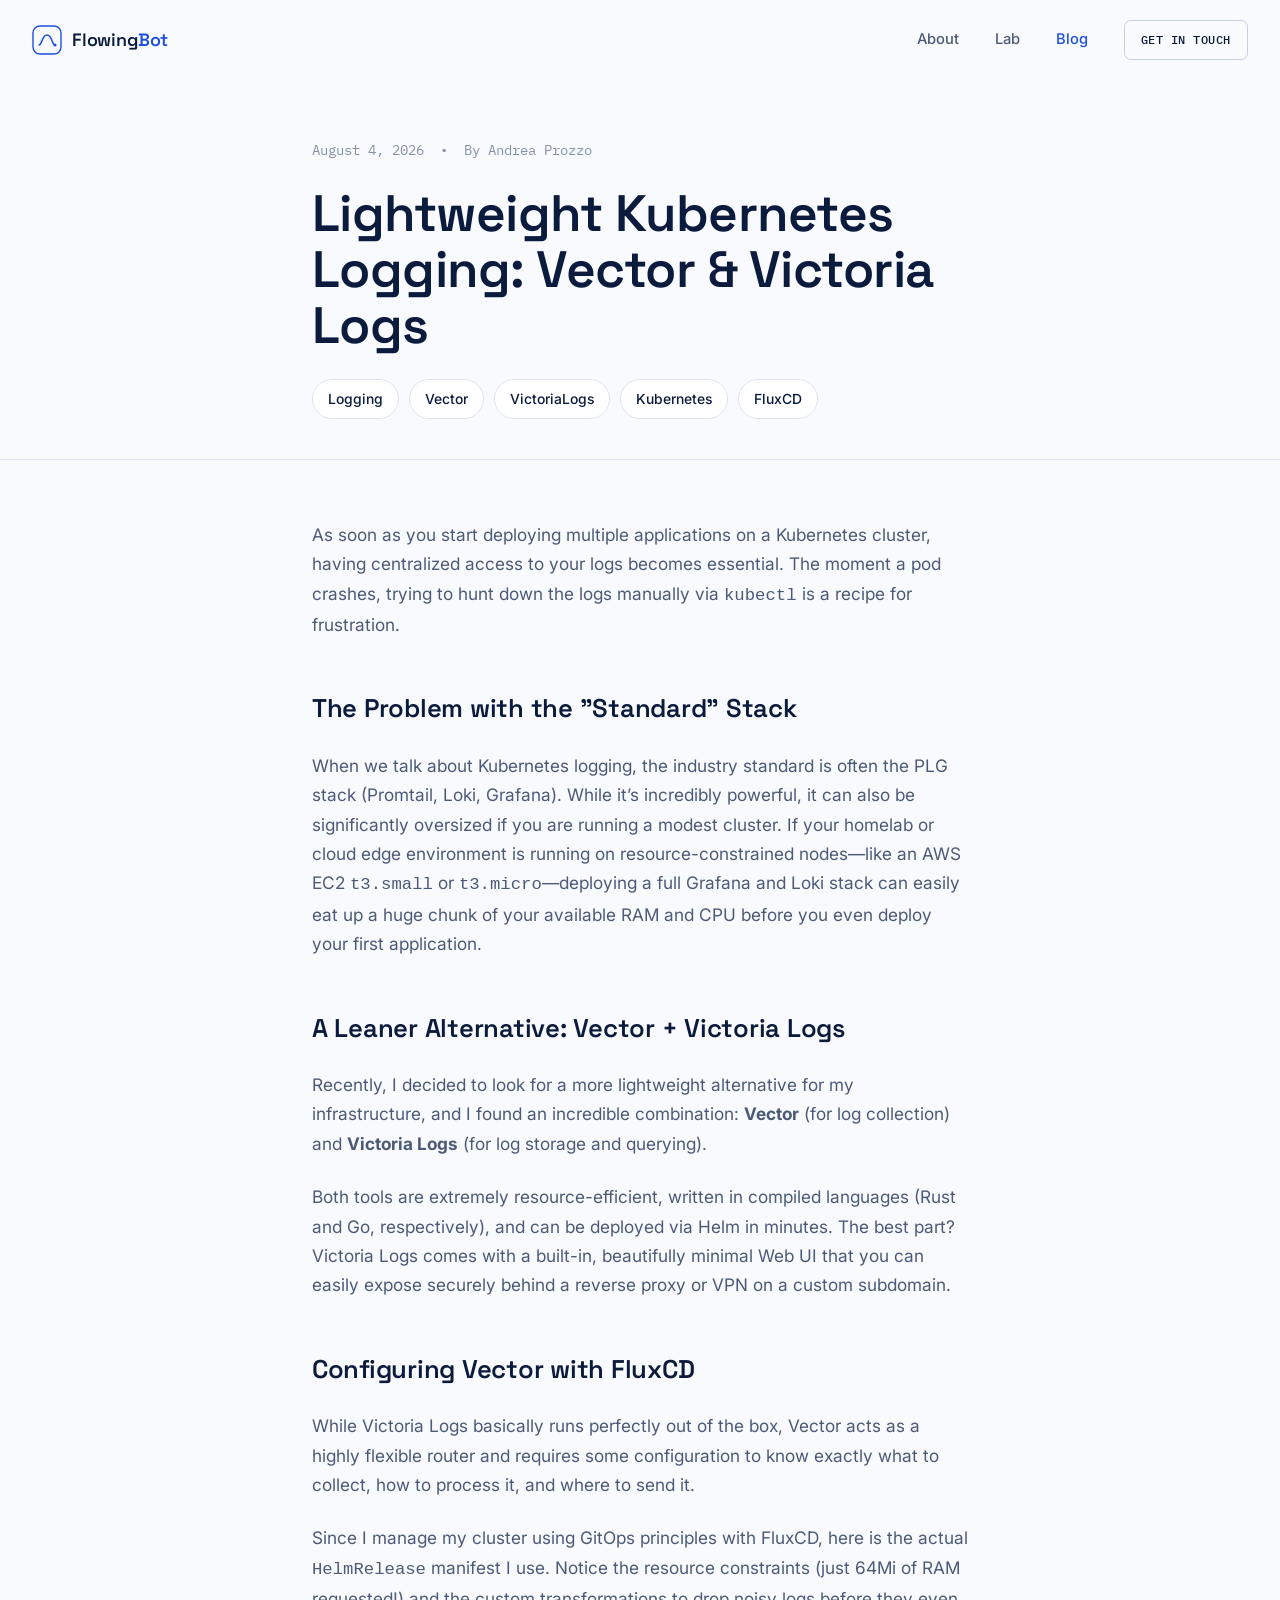
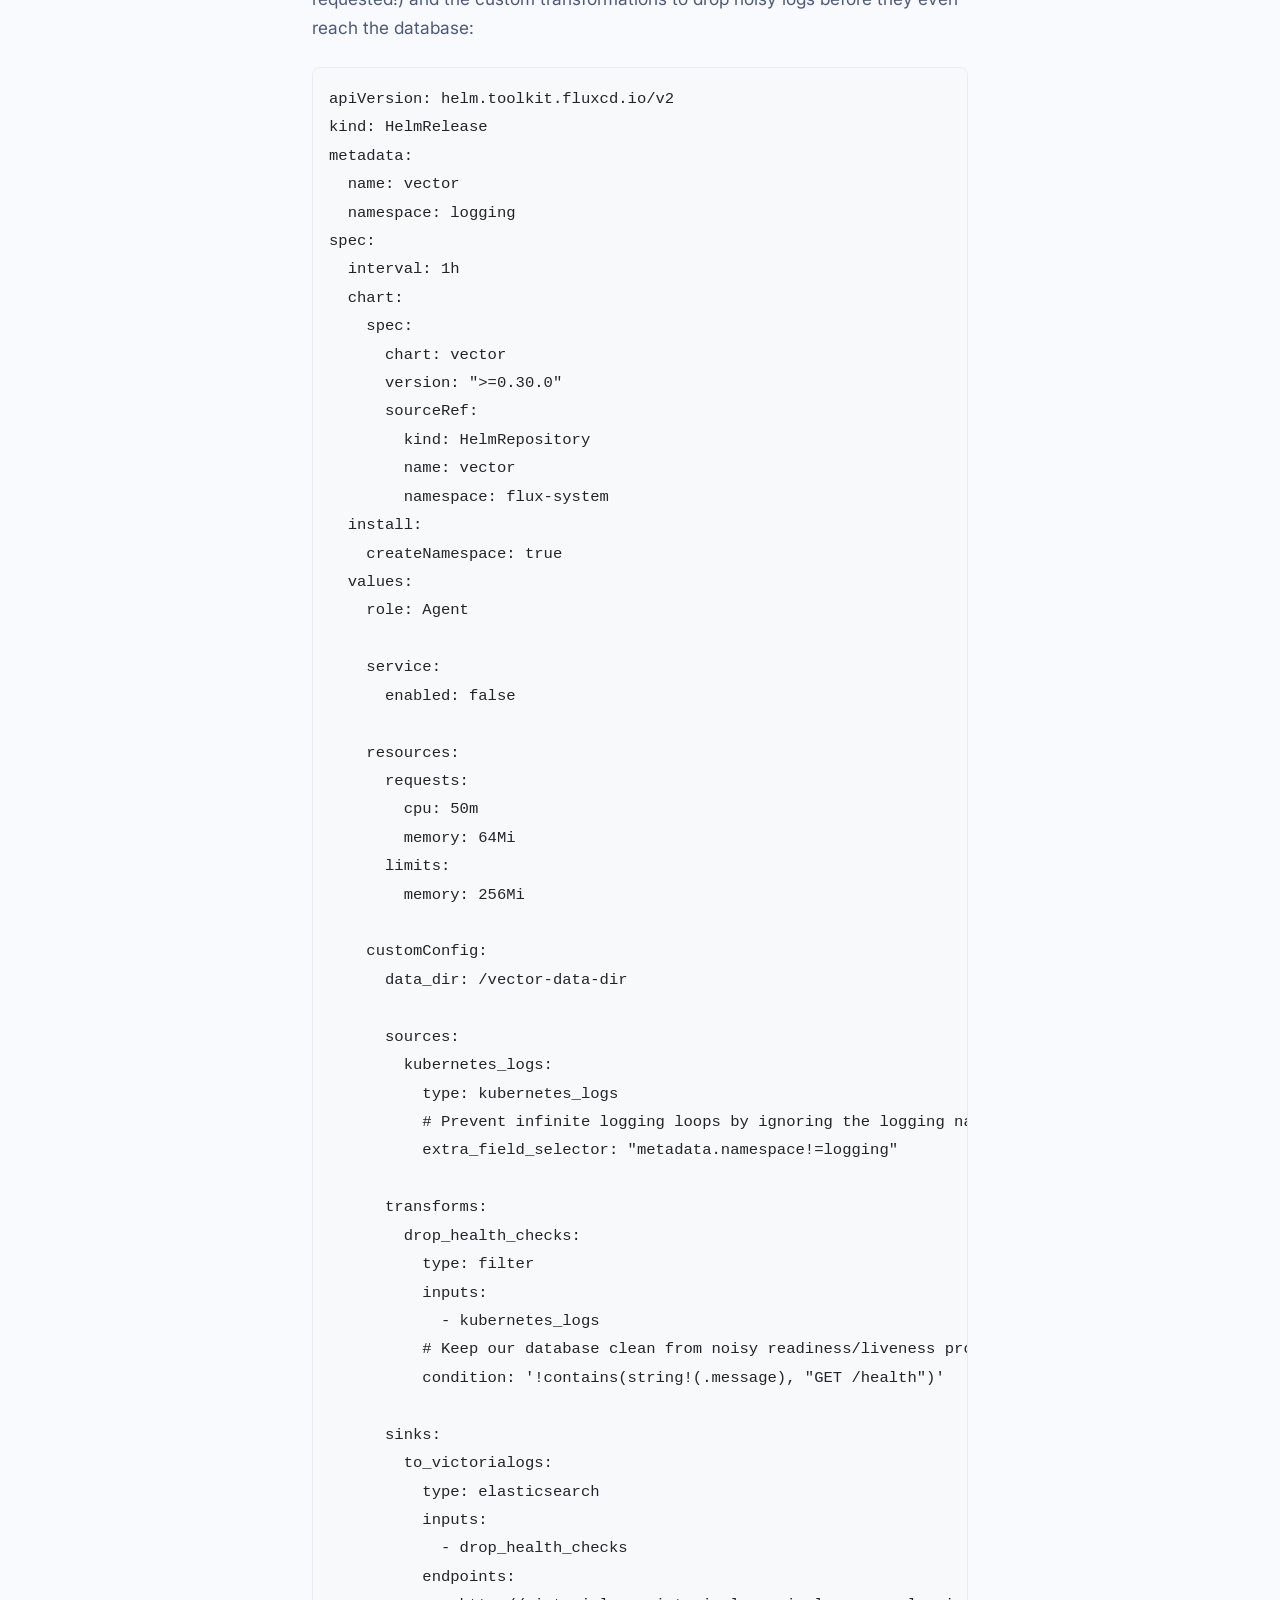
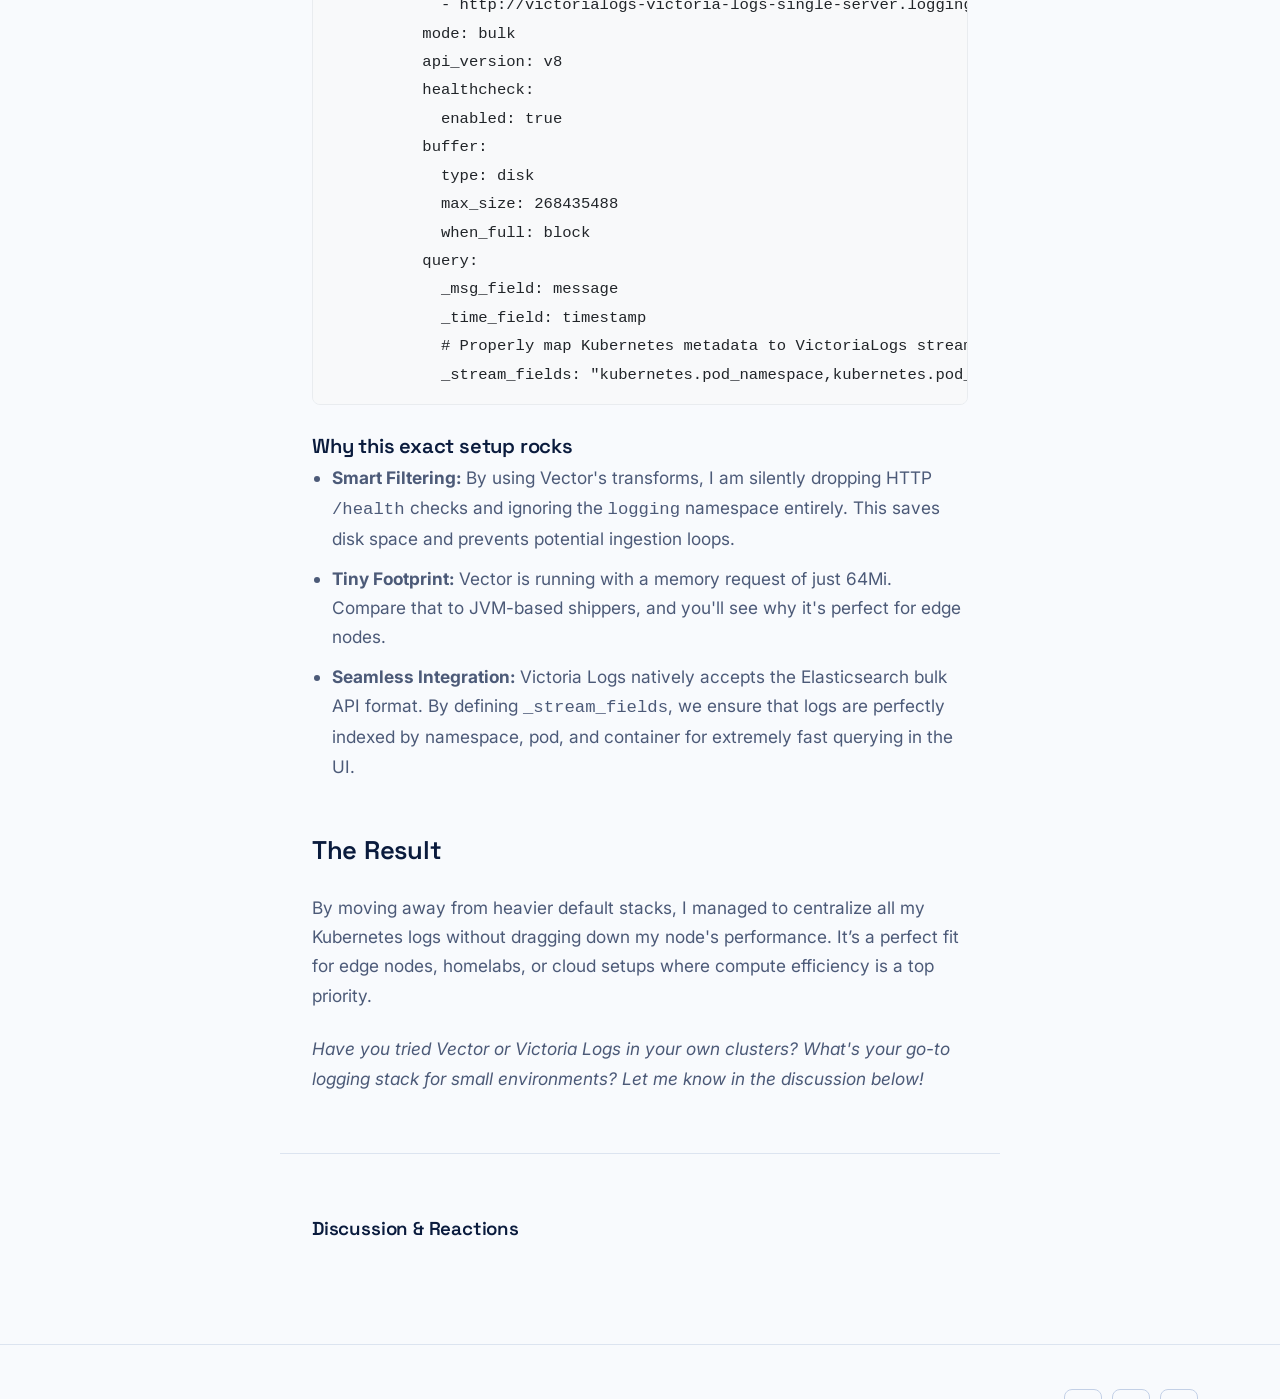
<file: articles/logging-vector-victoria.html>
<!DOCTYPE html>
<html lang="en">
<head>
<meta charset="UTF-8">
<meta name="viewport" content="width=device-width, initial-scale=1.0">
<title>Lightweight Kubernetes Logging: Vector & Victoria Logs - FlowingBot Blog</title>
<link rel="preconnect" href="https://fonts.googleapis.com">
<link rel="icon" type="image/png" sizes="192x192" href="../logo.png">
<link href="https://fonts.googleapis.com/css2?family=Space+Grotesk:wght@500;600;700&family=Inter:wght@400;500;600&family=IBM+Plex+Mono:wght@400;500&display=swap" rel="stylesheet">
<link rel="stylesheet" href="../style.css?v=7">
<style>
    /* Added some quick inline-style variables for the code blocks to ensure they look good */
    .code-block {
        background: #f8f9fa;
        border: 1px solid #e9ecef;
        padding: 16px;
        border-radius: 8px;
        overflow-x: auto;
        font-family: 'IBM Plex Mono', monospace;
        font-size: 0.9em;
        margin-bottom: 24px;
        color: #212529;
    }
</style>
</head>
<body>

<nav id="site-nav">
    <a href="../index.html" class="brand">
        <svg class="brand-mark" viewBox="0 0 30 30" fill="none">
            <rect x="1" y="1" width="28" height="28" rx="7" stroke="#1E4FE0" stroke-width="1.4"/>
            <path d="M7 20C10 20 10 10 15 10C20 10 20 20 23 20" stroke="#1E4FE0" stroke-width="1.6" stroke-linecap="round"/>
            <circle cx="23" cy="20" r="1.6" fill="#1E4FE0"/>
        </svg>
        <span class="brand-word">Flowing<span>Bot</span></span>
    </a>
    <button class="nav-toggle" id="navToggle" aria-label="Toggle menu" aria-expanded="false">
        <span></span><span></span>
    </button>
    <div class="nav-links" id="navLinks">
        <a href="../about.html">About</a>
        <a href="../index.html#lab">Lab</a>
        <a href="../blog.html" style="color: var(--blue);">Blog</a>
        <a href="mailto:info@flowingbot.com" class="nav-cta">GET IN TOUCH</a>
    </div>
</nav>

<header class="article-header">
    <div class="article-header-container">
        <div class="article-meta">
            <span>August 4, 2026</span>
            <span>•</span>
            <span>By Andrea Prozzo</span>
        </div>
        <h1>Lightweight Kubernetes Logging: Vector & Victoria Logs</h1>
        <div class="stack-pills" style="margin-top: 24px;">
            <span>Logging</span>
            <span>Vector</span>
            <span>VictoriaLogs</span>
            <span>Kubernetes</span>
            <span>FluxCD</span>
        </div>
    </div>
</header>

<main class="article-body">
    <p>As soon as you start deploying multiple applications on a Kubernetes cluster, having centralized access to your logs becomes essential. The moment a pod crashes, trying to hunt down the logs manually via <code>kubectl</code> is a recipe for frustration.</p>
    
    <h2>The Problem with the "Standard" Stack</h2>
    <p>When we talk about Kubernetes logging, the industry standard is often the PLG stack (Promtail, Loki, Grafana). While it’s incredibly powerful, it can also be significantly oversized if you are running a modest cluster. If your homelab or cloud edge environment is running on resource-constrained nodes—like an AWS EC2 <code>t3.small</code> or <code>t3.micro</code>—deploying a full Grafana and Loki stack can easily eat up a huge chunk of your available RAM and CPU before you even deploy your first application.</p>
    
    <h2>A Leaner Alternative: Vector + Victoria Logs</h2>
    <p>Recently, I decided to look for a more lightweight alternative for my infrastructure, and I found an incredible combination: <strong>Vector</strong> (for log collection) and <strong>Victoria Logs</strong> (for log storage and querying).</p>
    
    <p>Both tools are extremely resource-efficient, written in compiled languages (Rust and Go, respectively), and can be deployed via Helm in minutes. The best part? Victoria Logs comes with a built-in, beautifully minimal Web UI that you can easily expose securely behind a reverse proxy or VPN on a custom subdomain.</p>
    
    <h2>Configuring Vector with FluxCD</h2>
    <p>While Victoria Logs basically runs perfectly out of the box, Vector acts as a highly flexible router and requires some configuration to know exactly what to collect, how to process it, and where to send it.</p>
    
    <p>Since I manage my cluster using GitOps principles with FluxCD, here is the actual <code>HelmRelease</code> manifest I use. Notice the resource constraints (just 64Mi of RAM requested!) and the custom transformations to drop noisy logs before they even reach the database:</p>
    
    <pre class="code-block"><code>apiVersion: helm.toolkit.fluxcd.io/v2
kind: HelmRelease
metadata:
  name: vector
  namespace: logging
spec:
  interval: 1h
  chart:
    spec:
      chart: vector
      version: ">=0.30.0"
      sourceRef:
        kind: HelmRepository
        name: vector
        namespace: flux-system
  install:
    createNamespace: true
  values:
    role: Agent

    service:
      enabled: false

    resources:
      requests:
        cpu: 50m
        memory: 64Mi
      limits:
        memory: 256Mi

    customConfig:
      data_dir: /vector-data-dir

      sources:
        kubernetes_logs:
          type: kubernetes_logs
          # Prevent infinite logging loops by ignoring the logging namespace
          extra_field_selector: "metadata.namespace!=logging"

      transforms:
        drop_health_checks:
          type: filter
          inputs:
            - kubernetes_logs
          # Keep our database clean from noisy readiness/liveness probes
          condition: '!contains(string!(.message), "GET /health")'

      sinks:
        to_victorialogs:
          type: elasticsearch
          inputs:
            - drop_health_checks
          endpoints:
            - http://victorialogs-victoria-logs-single-server.logging.svc.cluster.local:9428/insert/elasticsearch/
          mode: bulk
          api_version: v8
          healthcheck:
            enabled: true
          buffer:
            type: disk
            max_size: 268435488
            when_full: block
          query:
            _msg_field: message
            _time_field: timestamp
            # Properly map Kubernetes metadata to VictoriaLogs streams
            _stream_fields: "kubernetes.pod_namespace,kubernetes.pod_name,kubernetes.container_name"</code></pre>

    <h3>Why this exact setup rocks</h3>
    <ul style="margin-bottom: 32px; padding-left: 20px;">
        <li style="margin-bottom: 10px;"><strong>Smart Filtering:</strong> By using Vector's transforms, I am silently dropping HTTP <code>/health</code> checks and ignoring the <code>logging</code> namespace entirely. This saves disk space and prevents potential ingestion loops.</li>
        <li style="margin-bottom: 10px;"><strong>Tiny Footprint:</strong> Vector is running with a memory request of just 64Mi. Compare that to JVM-based shippers, and you'll see why it's perfect for edge nodes.</li>
        <li><strong>Seamless Integration:</strong> Victoria Logs natively accepts the Elasticsearch bulk API format. By defining <code>_stream_fields</code>, we ensure that logs are perfectly indexed by namespace, pod, and container for extremely fast querying in the UI.</li>
    </ul>

    <h2>The Result</h2>
    <p>By moving away from heavier default stacks, I managed to centralize all my Kubernetes logs without dragging down my node's performance. It’s a perfect fit for edge nodes, homelabs, or cloud setups where compute efficiency is a top priority.</p>
    
    <p><em>Have you tried Vector or Victoria Logs in your own clusters? What's your go-to logging stack for small environments? Let me know in the discussion below!</em></p>
</main>

<!-- GISCUS COMMENTS SECTION -->
<div class="giscus-wrapper">
    <h3 style="margin-bottom: 24px; font-family: var(--font-display);">Discussion & Reactions</h3>
    
    <script src="https://giscus.app/client.js"
            data-repo="AndreaProzzo21/flowingbot"
            data-repo-id="R_kgDOVpE7UQ"
            data-category="General"
            data-category-id="DIC_kwDOVpE7Uc4DLtFO"
            data-mapping="title"
            data-strict="0"
            data-reactions-enabled="1"
            data-emit-metadata="0"
            data-input-position="bottom"
            data-theme="noborder_light"
            data-lang="en"
            crossorigin="anonymous"
            async>
    </script>
</div>

<footer>
    <div class="container footer-row">
        <span class="footer-brand">© 2026 FLOWINGBOT LAB</span>
        <div class="footer-right">
            <a href="../privacy.html" class="footer-link">Privacy &amp; Cookies</a>
            <div class="footer-social">
                <a href="https://github.com/AndreaProzzo21" target="_blank" rel="noopener" aria-label="GitHub">
                    <svg viewBox="0 0 24 24" aria-hidden="true"><path d="M9 19c-5 1.5-5-2.5-7-3m14 6v-3.87a3.37 3.37 0 0 0-.94-2.61c3.14-.35 6.44-1.54 6.44-7A5.44 5.44 0 0 0 20 4.77 5.07 5.07 0 0 0 19.91 1S18.73.65 16 2.48a13.38 13.38 0 0 0-7 0C6.27.65 5.09 1 5.09 1A5.07 5.07 0 0 0 5 4.77a5.44 5.44 0 0 0-1.5 3.78c0 5.42 3.3 6.61 6.44 7A3.37 3.37 0 0 0 9 18.13V22"/></svg>
                </a>
                <a href="https://www.linkedin.com/in/andrea-prozzo-02884826b/" target="_blank" rel="noopener" aria-label="LinkedIn">
                    <svg viewBox="0 0 24 24" aria-hidden="true"><path d="M16 8a6 6 0 0 1 6 6v7h-4v-7a2 2 0 0 0-2-2 2 2 0 0 0-2 2v7h-4v-7a6 6 0 0 1 6-6z"/><rect x="2" y="9" width="4" height="12"/><circle cx="4" cy="4" r="2"/></svg>
                </a>
                <a href="mailto:info@flowingbot.com" aria-label="Email">
                    <svg viewBox="0 0 24 24" aria-hidden="true"><path d="M4 4h16c1.1 0 2 .9 2 2v12c0 1.1-.9 2-2 2H4c-1.1 0-2-.9-2-2V6c0-1.1.9-2 2-2z"/><polyline points="22,6 12,13 2,6"/></svg>
                </a>
            </div>
        </div>
    </div>
</footer>

<script src="../app.js"></script>
</body>
</html>
</file>
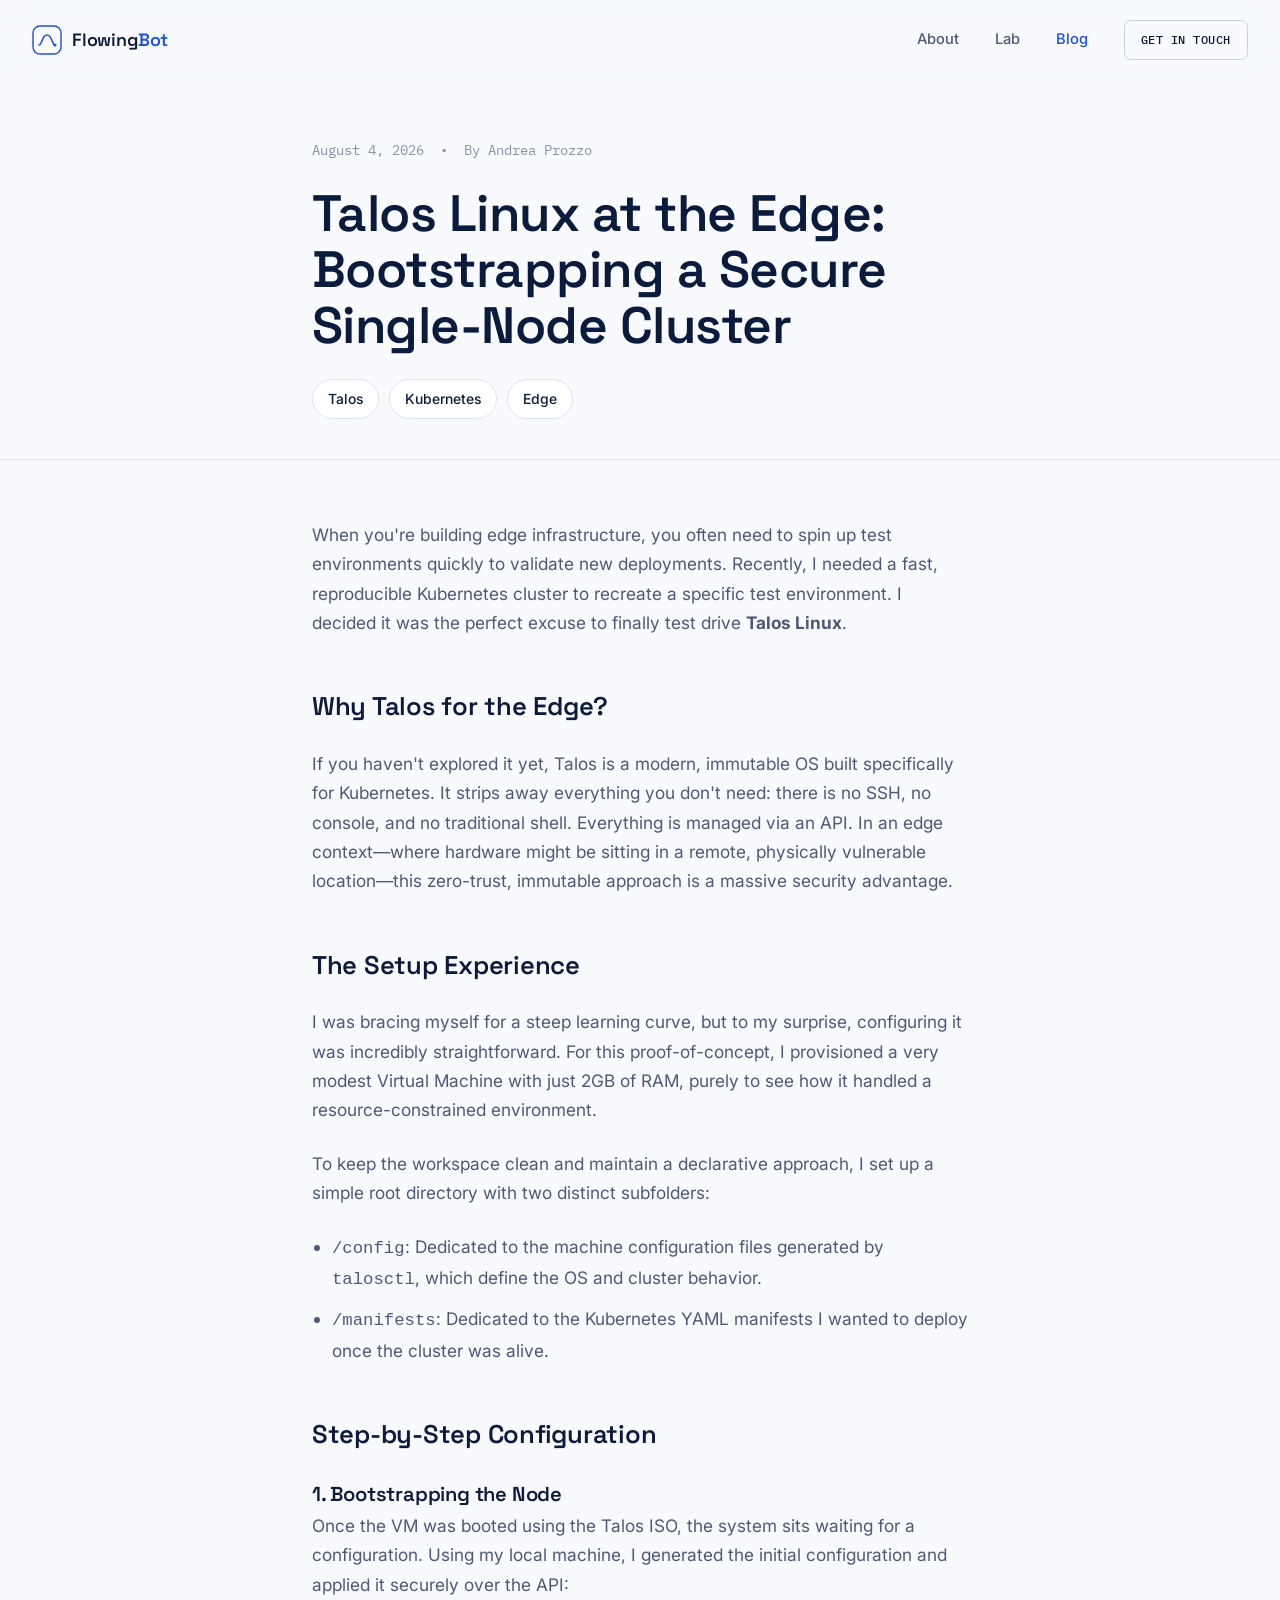
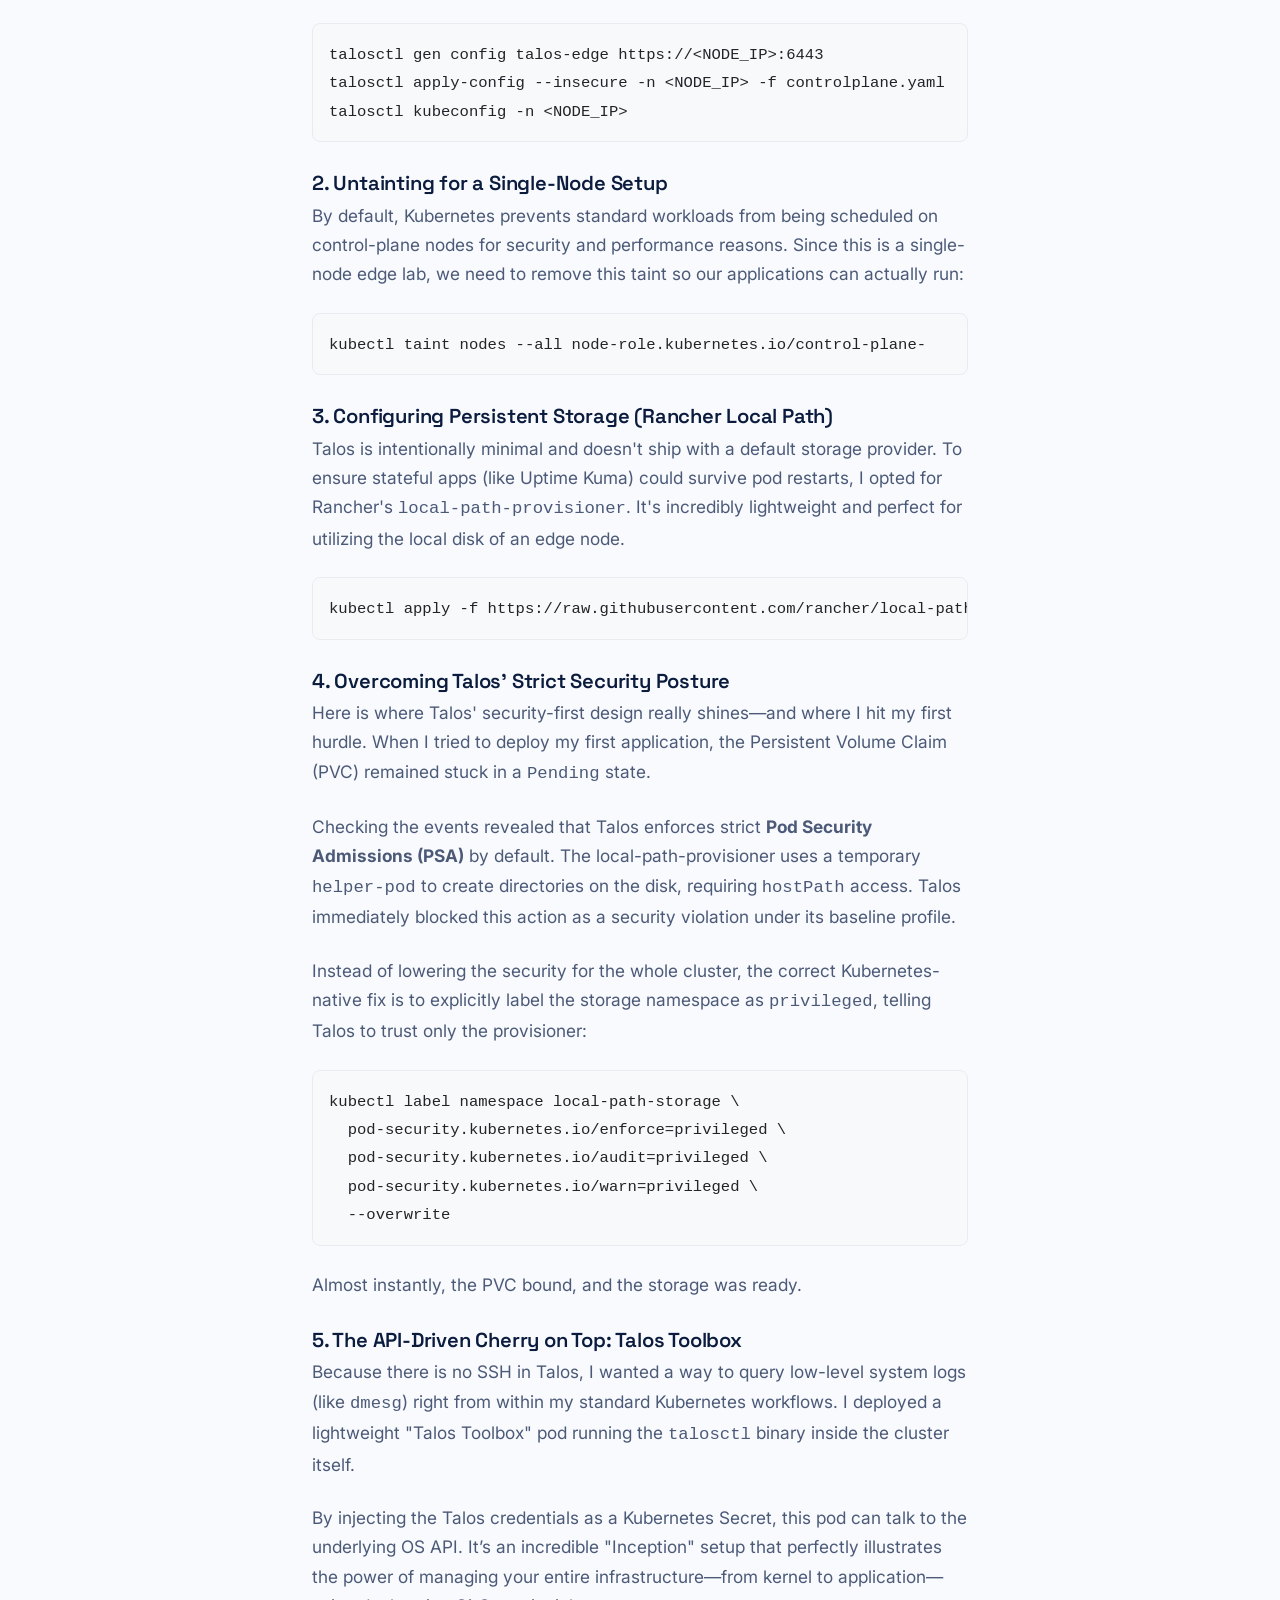
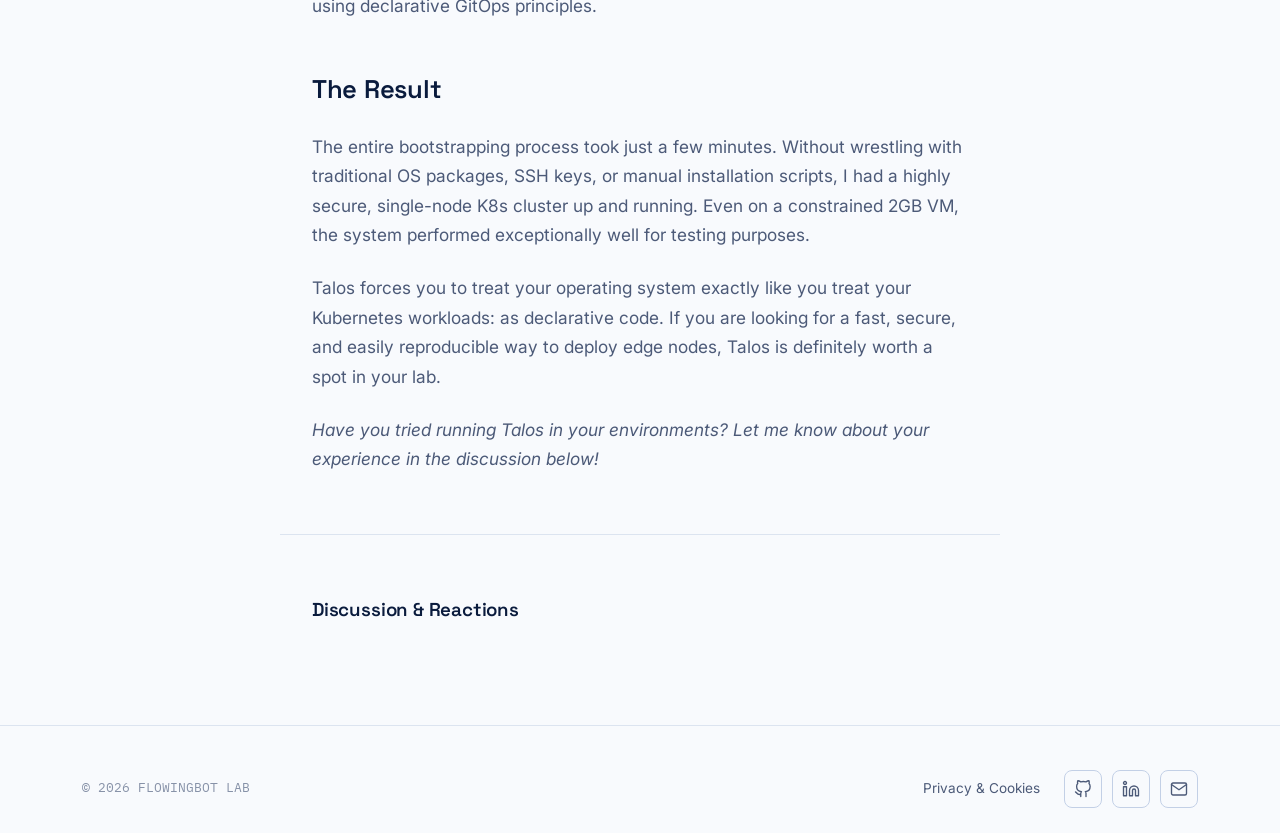
<file: articles/talos.html>
<!DOCTYPE html>
<html lang="en">
<head>
<meta charset="UTF-8">
<meta name="viewport" content="width=device-width, initial-scale=1.0">
<title>Talos Linux at the Edge - FlowingBot Blog</title>
<link rel="preconnect" href="https://fonts.googleapis.com">
<link rel="icon" type="image/png" sizes="192x192" href="../logo.png">
<link href="https://fonts.googleapis.com/css2?family=Space+Grotesk:wght@500;600;700&family=Inter:wght@400;500;600&family=IBM+Plex+Mono:wght@400;500&display=swap" rel="stylesheet">
<link rel="stylesheet" href="../style.css?v=7">
<style>
    /* Added some quick inline-style variables for the code blocks to ensure they look good */
    .code-block {
        background: #f8f9fa;
        border: 1px solid #e9ecef;
        padding: 16px;
        border-radius: 8px;
        overflow-x: auto;
        font-family: 'IBM Plex Mono', monospace;
        font-size: 0.9em;
        margin-bottom: 24px;
        color: #212529;
    }
</style>
</head>
<body>

<nav id="site-nav">
    <a href="../index.html" class="brand">
        <svg class="brand-mark" viewBox="0 0 30 30" fill="none">
            <rect x="1" y="1" width="28" height="28" rx="7" stroke="#1E4FE0" stroke-width="1.4"/>
            <path d="M7 20C10 20 10 10 15 10C20 10 20 20 23 20" stroke="#1E4FE0" stroke-width="1.6" stroke-linecap="round"/>
            <circle cx="23" cy="20" r="1.6" fill="#1E4FE0"/>
        </svg>
        <span class="brand-word">Flowing<span>Bot</span></span>
    </a>
    <button class="nav-toggle" id="navToggle" aria-label="Toggle menu" aria-expanded="false">
        <span></span><span></span>
    </button>
    <div class="nav-links" id="navLinks">
        <a href="../about.html">About</a>
        <a href="../index.html#lab">Lab</a>
        <a href="../blog.html" style="color: var(--blue);">Blog</a>
        <a href="mailto:info@flowingbot.com" class="nav-cta">GET IN TOUCH</a>
    </div>
</nav>

<header class="article-header">
    <div class="article-header-container">
        <div class="article-meta">
            <span>August 4, 2026</span>
            <span>•</span>
            <span>By Andrea Prozzo</span>
        </div>
        <h1>Talos Linux at the Edge: Bootstrapping a Secure Single-Node Cluster</h1>
        <div class="stack-pills" style="margin-top: 24px;">
            <span>Talos</span>
            <span>Kubernetes</span>
            <span>Edge</span>
        </div>
    </div>
</header>

<main class="article-body">
    <p>When you're building edge infrastructure, you often need to spin up test environments quickly to validate new deployments. Recently, I needed a fast, reproducible Kubernetes cluster to recreate a specific test environment. I decided it was the perfect excuse to finally test drive <strong>Talos Linux</strong>.</p>
    
    <h2>Why Talos for the Edge?</h2>
    <p>If you haven't explored it yet, Talos is a modern, immutable OS built specifically for Kubernetes. It strips away everything you don't need: there is no SSH, no console, and no traditional shell. Everything is managed via an API. In an edge context—where hardware might be sitting in a remote, physically vulnerable location—this zero-trust, immutable approach is a massive security advantage.</p>
    
    <h2>The Setup Experience</h2>
    <p>I was bracing myself for a steep learning curve, but to my surprise, configuring it was incredibly straightforward. For this proof-of-concept, I provisioned a very modest Virtual Machine with just 2GB of RAM, purely to see how it handled a resource-constrained environment.</p>
    
    <p>To keep the workspace clean and maintain a declarative approach, I set up a simple root directory with two distinct subfolders:</p>
    <ul style="margin-bottom: 32px; padding-left: 20px;">
        <li style="margin-bottom: 10px;"><code>/config</code>: Dedicated to the machine configuration files generated by <code>talosctl</code>, which define the OS and cluster behavior.</li>
        <li><code>/manifests</code>: Dedicated to the Kubernetes YAML manifests I wanted to deploy once the cluster was alive.</li>
    </ul>

    <h2>Step-by-Step Configuration</h2>
    
    <h3>1. Bootstrapping the Node</h3>
    <p>Once the VM was booted using the Talos ISO, the system sits waiting for a configuration. Using my local machine, I generated the initial configuration and applied it securely over the API:</p>
    <pre class="code-block"><code>talosctl gen config talos-edge https://&lt;NODE_IP&gt;:6443
talosctl apply-config --insecure -n &lt;NODE_IP&gt; -f controlplane.yaml
talosctl kubeconfig -n &lt;NODE_IP&gt;</code></pre>

    <h3>2. Untainting for a Single-Node Setup</h3>
    <p>By default, Kubernetes prevents standard workloads from being scheduled on control-plane nodes for security and performance reasons. Since this is a single-node edge lab, we need to remove this taint so our applications can actually run:</p>
    <pre class="code-block"><code>kubectl taint nodes --all node-role.kubernetes.io/control-plane-</code></pre>

    <h3>3. Configuring Persistent Storage (Rancher Local Path)</h3>
    <p>Talos is intentionally minimal and doesn't ship with a default storage provider. To ensure stateful apps (like Uptime Kuma) could survive pod restarts, I opted for Rancher's <code>local-path-provisioner</code>. It's incredibly lightweight and perfect for utilizing the local disk of an edge node.</p>
    <pre class="code-block"><code>kubectl apply -f https://raw.githubusercontent.com/rancher/local-path-provisioner/master/deploy/local-path-storage.yaml</code></pre>

    <h3>4. Overcoming Talos' Strict Security Posture</h3>
    <p>Here is where Talos' security-first design really shines—and where I hit my first hurdle. When I tried to deploy my first application, the Persistent Volume Claim (PVC) remained stuck in a <code>Pending</code> state.</p>
    <p>Checking the events revealed that Talos enforces strict <strong>Pod Security Admissions (PSA)</strong> by default. The local-path-provisioner uses a temporary <code>helper-pod</code> to create directories on the disk, requiring <code>hostPath</code> access. Talos immediately blocked this action as a security violation under its baseline profile.</p>
    <p>Instead of lowering the security for the whole cluster, the correct Kubernetes-native fix is to explicitly label the storage namespace as <code>privileged</code>, telling Talos to trust only the provisioner:</p>
    <pre class="code-block"><code>kubectl label namespace local-path-storage \
  pod-security.kubernetes.io/enforce=privileged \
  pod-security.kubernetes.io/audit=privileged \
  pod-security.kubernetes.io/warn=privileged \
  --overwrite</code></pre>
    <p>Almost instantly, the PVC bound, and the storage was ready.</p>

    <h3>5. The API-Driven Cherry on Top: Talos Toolbox</h3>
    <p>Because there is no SSH in Talos, I wanted a way to query low-level system logs (like <code>dmesg</code>) right from within my standard Kubernetes workflows. I deployed a lightweight "Talos Toolbox" pod running the <code>talosctl</code> binary inside the cluster itself.</p>
    <p>By injecting the Talos credentials as a Kubernetes Secret, this pod can talk to the underlying OS API. It’s an incredible "Inception" setup that perfectly illustrates the power of managing your entire infrastructure—from kernel to application—using declarative GitOps principles.</p>

    <h2>The Result</h2>
    <p>The entire bootstrapping process took just a few minutes. Without wrestling with traditional OS packages, SSH keys, or manual installation scripts, I had a highly secure, single-node K8s cluster up and running. Even on a constrained 2GB VM, the system performed exceptionally well for testing purposes.</p>
    
    <p>Talos forces you to treat your operating system exactly like you treat your Kubernetes workloads: as declarative code. If you are looking for a fast, secure, and easily reproducible way to deploy edge nodes, Talos is definitely worth a spot in your lab.</p>
    
    <p><em>Have you tried running Talos in your environments? Let me know about your experience in the discussion below!</em></p>
</main>

<!-- GISCUS COMMENTS SECTION -->
<div class="giscus-wrapper">
    <h3 style="margin-bottom: 24px; font-family: var(--font-display);">Discussion & Reactions</h3>
    
    <script src="https://giscus.app/client.js"
            data-repo="AndreaProzzo21/flowingbot"
            data-repo-id="R_kgDOVpE7UQ"
            data-category="General"
            data-category-id="DIC_kwDOVpE7Uc4DLtFO"
            data-mapping="title"
            data-strict="0"
            data-reactions-enabled="1"
            data-emit-metadata="0"
            data-input-position="bottom"
            data-theme="noborder_light"
            data-lang="en"
            crossorigin="anonymous"
            async>
    </script>
</div>

<footer>
    <div class="container footer-row">
        <span class="footer-brand">© 2026 FLOWINGBOT LAB</span>
        <div class="footer-right">
            <a href="../privacy.html" class="footer-link">Privacy &amp; Cookies</a>
            <div class="footer-social">
                <a href="https://github.com/AndreaProzzo21" target="_blank" rel="noopener" aria-label="GitHub">
                    <svg viewBox="0 0 24 24" aria-hidden="true"><path d="M9 19c-5 1.5-5-2.5-7-3m14 6v-3.87a3.37 3.37 0 0 0-.94-2.61c3.14-.35 6.44-1.54 6.44-7A5.44 5.44 0 0 0 20 4.77 5.07 5.07 0 0 0 19.91 1S18.73.65 16 2.48a13.38 13.38 0 0 0-7 0C6.27.65 5.09 1 5.09 1A5.07 5.07 0 0 0 5 4.77a5.44 5.44 0 0 0-1.5 3.78c0 5.42 3.3 6.61 6.44 7A3.37 3.37 0 0 0 9 18.13V22"/></svg>
                </a>
                <a href="https://www.linkedin.com/in/andrea-prozzo-02884826b/" target="_blank" rel="noopener" aria-label="LinkedIn">
                    <svg viewBox="0 0 24 24" aria-hidden="true"><path d="M16 8a6 6 0 0 1 6 6v7h-4v-7a2 2 0 0 0-2-2 2 2 0 0 0-2 2v7h-4v-7a6 6 0 0 1 6-6z"/><rect x="2" y="9" width="4" height="12"/><circle cx="4" cy="4" r="2"/></svg>
                </a>
                <a href="mailto:info@flowingbot.com" aria-label="Email">
                    <svg viewBox="0 0 24 24" aria-hidden="true"><path d="M4 4h16c1.1 0 2 .9 2 2v12c0 1.1-.9 2-2 2H4c-1.1 0-2-.9-2-2V6c0-1.1.9-2 2-2z"/><polyline points="22,6 12,13 2,6"/></svg>
                </a>
            </div>
        </div>
    </div>
</footer>

<script src="../app.js"></script>
</body>
</html>
</file>
<file: style.css>
/* ==========================================================================
   FlowingBot — Design tokens
   ========================================================================== */
:root {
    --paper: #F8FAFD;
    --paper-raised: #FFFFFF;
    --paper-alt: #EEF3FA;
    --line: #DCE4F0;
    --line-strong: #C3D0E6;

    --ink: #0A1B3D;
    --ink-soft: #4C5A78;
    --ink-faint: #8792A8;

    --blue: #1E4FE0;
    --blue-deep: #0B2C82;
    --blue-tint: #E8EFFD;

    --green: #16B378;
    --green-tint: #E3F8EF;

    --font-display: 'Space Grotesk', sans-serif;
    --font-body: 'Inter', sans-serif;
    --font-mono: 'IBM Plex Mono', monospace;

    --container: 1180px;
    --radius: 10px;
}

* { margin: 0; padding: 0; box-sizing: border-box; }
html { scroll-behavior: smooth; }

body {
    background: var(--paper);
    color: var(--ink);
    font-family: var(--font-body);
    line-height: 1.6;
    -webkit-font-smoothing: antialiased;
}

a { color: inherit; }
img, svg { display: block; max-width: 100%; }

.container {
    max-width: var(--container);
    margin: 0 auto;
    padding: 0 32px;
}

.eyebrow {
    font-family: var(--font-mono);
    font-size: 0.72rem;
    letter-spacing: 0.14em;
    text-transform: uppercase;
    color: var(--blue);
    display: inline-flex;
    align-items: center;
    gap: 8px;
    margin-bottom: 18px;
}

.eyebrow::before {
    content: "";
    width: 7px;
    height: 7px;
    border-radius: 50%;
    background: var(--blue);
}

h1, h2, h3, h4 {
    font-family: var(--font-display);
    font-weight: 600;
    color: var(--ink);
    letter-spacing: -0.01em;
}

:focus-visible {
    outline: 2px solid var(--blue);
    outline-offset: 3px;
    border-radius: 4px;
}

/* ==========================================================================
   Nav
   ========================================================================== */
nav {
    position: fixed;
    top: 0;
    width: 100%;
    z-index: 200;
    display: flex;
    align-items: center;
    justify-content: space-between;
    padding: 20px 32px;
    background: rgba(248, 250, 253, 0.82);
    backdrop-filter: blur(14px);
    border-bottom: 1px solid transparent;
    transition: border-color 0.25s, background 0.25s;
}

nav.is-scrolled {
    border-bottom-color: var(--line);
    background: rgba(248, 250, 253, 0.96);
}

.brand {
    display: flex;
    align-items: center;
    gap: 10px;
    text-decoration: none;
}

.brand-mark {
    width: 30px;
    height: 30px;
    flex-shrink: 0;
}

.brand-word {
    font-family: var(--font-display);
    font-weight: 600;
    font-size: 1.12rem;
    color: var(--ink);
    letter-spacing: -0.01em;
}

.brand-word span { color: var(--blue); }

.nav-links {
    display: flex;
    align-items: center;
    gap: 36px;
}

.nav-links a {
    text-decoration: none;
    color: var(--ink-soft);
    font-size: 0.92rem;
    font-weight: 500;
    transition: color 0.2s;
}

.nav-links a:hover { color: var(--blue); }

.nav-cta {
    font-family: var(--font-mono);
    font-size: 0.78rem !important;
    letter-spacing: 0.04em;
    color: var(--ink) !important;
    border: 1px solid var(--line-strong);
    padding: 9px 16px;
    border-radius: 7px;
    transition: border-color 0.2s, background 0.2s;
}

.nav-cta:hover {
    border-color: var(--blue);
    background: var(--blue-tint);
}

.nav-toggle {
    display: none;
    background: none;
    border: none;
    cursor: pointer;
    padding: 6px;
}

.nav-toggle span {
    display: block;
    width: 22px;
    height: 2px;
    background: var(--ink);
    margin: 5px 0;
}

/* ==========================================================================
   Buttons
   ========================================================================== */
.btn {
    display: inline-flex;
    align-items: center;
    gap: 8px;
    text-decoration: none;
    padding: 13px 24px;
    border-radius: 8px;
    font-weight: 600;
    font-size: 0.94rem;
    transition: transform 0.2s, box-shadow 0.2s, background 0.2s, border-color 0.2s;
}

.btn-primary {
    background: var(--blue);
    color: #fff;
    box-shadow: 0 1px 2px rgba(11, 44, 130, 0.15);
}

.btn-primary:hover {
    background: var(--blue-deep);
    box-shadow: 0 6px 18px rgba(30, 79, 224, 0.28);
    transform: translateY(-1px);
}

.btn-ghost {
    border: 1px solid var(--line-strong);
    color: var(--ink);
}

.btn-ghost:hover {
    border-color: var(--blue);
    color: var(--blue);
}

/* ==========================================================================
   Hero — STRICT BLOCK CENTERING (Niente due colonne!)
   ========================================================================== */
.hero {
    position: relative;
    padding: 140px 0 100px;
    border-bottom: 1px solid var(--line);
    background: var(--paper);
    overflow: hidden;
    
    /* FORZIAMO IL BLOCCO E IL TESTO CENTRATO */
    display: block !important;
    text-align: center !important;
}

/* Bagliore di sfondo */
.hero::before {
    content: "";
    position: absolute;
    top: -20%;
    left: 50%;
    transform: translateX(-50%);
    width: 600px;
    height: 600px;
    background: radial-gradient(circle, var(--blue-tint) 0%, rgba(255,255,255,0) 70%);
    z-index: 0;
    pointer-events: none;
}

.hero-container {
    position: relative;
    z-index: 1;
    max-width: 800px !important;
    
    /* FORZIAMO IL CONTAINER COME BLOCCO CENTRATO */
    display: block !important;
    margin: 0 auto !important;
}

/* Tutti i figli del container devono essere blocchi centrati */
.hero-container > * {
    display: block !important;
    margin-left: auto !important;
    margin-right: auto !important;
}

/* ==========================================================================
   Tipografia Hero
   ========================================================================== */
.hero h1 {
    font-size: clamp(2.8rem, 5vw, 4.2rem);
    line-height: 1.05;
    margin: 0 auto 24px auto !important;
}

.hero h1 span { 
    color: var(--blue); 
}

.hero .lede {
    font-size: 1.15rem;
    color: var(--ink-soft);
    max-width: 600px;
    margin: 0 auto 40px auto !important; /* Centra il paragrafo */
}

.hero-actions {
    display: flex !important; /* Questo serve solo ad affiancare i due bottoni */
    gap: 16px;
    flex-wrap: wrap;
    justify-content: center;
    margin: 0 auto !important;
}
/* --- Hero più alto + segnale che invita a scendere --- */
.hero:not(.about-hero) {
    min-height: 92svh;
    padding: clamp(150px, 21vh, 230px) 0 clamp(90px, 14vh, 150px);
}

/* linea sottile con una scia di luce che scende */
.hero-container::after {
    content: "";
    display: block;
    width: 2px;
    height: 96px;
    margin: -8px auto 0;
    border-radius: 2px;
    background:
        linear-gradient(to bottom, rgba(30, 79, 224, 0), var(--blue)) 0 -44px / 100% 44px no-repeat,
        linear-gradient(var(--line-strong), var(--line-strong)) 50% 0 / 1px 100% no-repeat;
    -webkit-mask-image: linear-gradient(to bottom, transparent, #000 20%, #000 70%, transparent);
    mask-image: linear-gradient(to bottom, transparent, #000 20%, #000 70%, transparent);
    animation: hero-cue 3.2s cubic-bezier(0.55, 0.05, 0.3, 1) infinite;
}

@keyframes hero-cue {
    0%   { background-position: 0 -44px, 50% 0; }
    75%  { background-position: 0 96px, 50% 0; }
    100% { background-position: 0 96px, 50% 0; }
}

/* ==========================================================================
   About Page Hero (Allineato a sinistra)
   ========================================================================== */
.about-hero {
    padding-bottom: 72px;
    text-align: left !important; /* Ripristina sinistra per about */
}

.about-hero::before {
    display: none;
}

.about-hero-container {
    max-width: 720px !important;
}

.about-hero-container > * {
    margin-left: 0 !important; /* Allinea tutto a sinistra */
}

/* ==========================================================================
   Sections (generic)
   ========================================================================== */
section { padding: 96px 0; }

.section-head {
    max-width: 800px;
    margin-bottom: 56px;
}

.section-head h2 {
    font-size: clamp(1.7rem, 3vw, 2.3rem);
    margin-bottom: 14px;
}

.section-head p {
    color: var(--ink-soft);
    font-size: 1.02rem;
}

/* --- Capability grid --- */
.cap-grid {
    display: grid;
    grid-template-columns: repeat(2, 1fr);
    gap: 1px;
    background: var(--line);
    border: 1px solid var(--line);
    border-radius: var(--radius);
    overflow: hidden;
}

.cap-card {
    background: var(--paper-raised);
    padding: 38px 34px;
    transition: background 0.2s;
}

.cap-card:hover { background: var(--paper-alt); }

.cap-code {
    font-family: var(--font-mono);
    font-size: 0.72rem;
    color: var(--blue);
    letter-spacing: 0.08em;
    margin-bottom: 16px;
    display: block;
}

.cap-card h3 {
    font-size: 1.18rem;
    margin-bottom: 10px;
}

.cap-card p {
    color: var(--ink-soft);
    font-size: 0.95rem;
}

/* --- Lab / projects --- */
.lab-alt { background: var(--paper-alt); border-top: 1px solid var(--line); border-bottom: 1px solid var(--line); }

.lab-grid {
    display: grid;
    gap: 18px;
}

.lab-card {
    background: var(--paper-raised);
    border: 1px solid var(--line);
    border-radius: var(--radius);
    padding: 28px 30px;
    display: grid;
    grid-template-columns: 1fr auto;
    gap: 24px;
    align-items: center;
}

.lab-card-main h3 {
    font-size: 1.12rem;
    margin-bottom: 8px;
    display: flex;
    align-items: center;
    gap: 10px;
}

.status-dot {
    width: 8px;
    height: 8px;
    border-radius: 50%;
    background: var(--ink-faint);
    flex-shrink: 0;
}

.status-dot.is-online {
    background: var(--green);
    box-shadow: 0 0 0 3px var(--green-tint);
}

.status-tag {
    font-family: var(--font-mono);
    font-size: 0.66rem;
    letter-spacing: 0.08em;
    color: var(--ink-faint);
    text-transform: uppercase;
}

.status-tag.is-online { color: var(--green); }

.lab-card-main p {
    color: var(--ink-soft);
    font-size: 0.93rem;
    max-width: 560px;
}

.lab-card-main .stack-tags {
    margin-top: 12px;
    display: flex;
    gap: 8px;
    flex-wrap: wrap;
}

.stack-tags span {
    font-family: var(--font-mono);
    font-size: 0.68rem;
    color: var(--ink-soft);
    background: var(--paper-alt);
    border: 1px solid var(--line);
    padding: 3px 9px;
    border-radius: 5px;
}

.lab-card-link {
    text-decoration: none;
    font-size: 0.86rem;
    font-weight: 600;
    color: var(--blue);
    white-space: nowrap;
    display: inline-flex;
    align-items: center;
    gap: 6px;
    transition: gap 0.2s;
}

.lab-card-link:hover { gap: 10px; }

/* --- CTA band --- */
.cta-band {
    background: var(--ink);
    border-radius: 18px;
    padding: 56px 48px;
    display: flex;
    align-items: center;
    justify-content: space-between;
    gap: 32px;
    flex-wrap: wrap;
}

.cta-band h2 {
    color: #fff;
    font-size: 1.7rem;
    max-width: 460px;
}

.cta-band p {
    color: #A9B5D1;
    margin-top: 10px;
    font-size: 0.95rem;
}

.cta-band .btn-primary {
    flex-shrink: 0;
}

/* ==========================================================================
   About page specifics
   ========================================================================== */
.approach {
    display: grid;
    grid-template-columns: repeat(4, 1fr);
    gap: 0;
    border-top: 1px solid var(--line);
    border-left: 1px solid var(--line);
}

.approach-step {
    border-right: 1px solid var(--line);
    border-bottom: 1px solid var(--line);
    padding: 30px 26px;
}

.approach-code {
    font-family: var(--font-mono);
    font-size: 0.7rem;
    color: var(--blue);
    letter-spacing: 0.08em;
    margin-bottom: 40px;
    display: block;
}

.approach-step h3 {
    font-size: 1.02rem;
    margin-bottom: 8px;
}

.approach-step p {
    font-size: 0.88rem;
    color: var(--ink-soft);
}

.stack-domain {
    margin-bottom: 30px;
}

.stack-domain-label {
    font-family: var(--font-mono);
    font-size: 0.68rem;
    letter-spacing: 0.1em;
    text-transform: uppercase;
    color: var(--ink-faint);
    margin-bottom: 12px;
}

.stack-pills {
    display: flex;
    flex-wrap: wrap;
    gap: 10px;
}

.stack-pills span {
    font-size: 0.87rem;
    font-weight: 500;
    background: var(--paper-raised);
    border: 1px solid var(--line);
    padding: 8px 15px;
    border-radius: 20px;
}

.values-grid {
    display: grid;
    grid-template-columns: repeat(3, 1fr);
    gap: 24px;
}

.value-card {
    background: var(--paper-raised);
    border: 1px solid var(--line);
    border-radius: var(--radius);
    padding: 32px;
}

.value-card h3 { font-size: 1.08rem; margin-bottom: 10px; }
.value-card p { color: var(--ink-soft); font-size: 0.93rem; }

/* ==========================================================================
   Footer
   ========================================================================== */
footer {
    border-top: 1px solid var(--line);
    padding: 44px 0;
}

.footer-row {
    display: flex;
    justify-content: space-between;
    align-items: center;
    flex-wrap: wrap;
    gap: 16px;
}

.footer-brand {
    font-family: var(--font-mono);
    font-size: 0.8rem;
    color: var(--ink-faint);
}

.footer-mail {
    text-decoration: none;
    font-weight: 600;
    font-size: 0.92rem;
    color: var(--ink);
    border-bottom: 1px solid var(--blue);
    padding-bottom: 2px;
    transition: color 0.2s;
}

.footer-mail:hover { color: var(--blue); }

.footer-right {
    display: flex;
    align-items: center;
    gap: 24px;
    flex-wrap: wrap;
}

.footer-link {
    font-size: 0.85rem;
    color: var(--ink-soft);
    text-decoration: none;
}
.footer-link:hover { color: var(--blue); }

.footer-social { display: flex; gap: 10px; }

.footer-social a {
    width: 38px;
    height: 38px;
    display: flex;
    align-items: center;
    justify-content: center;
    border: 1px solid var(--line-strong);
    border-radius: 8px;
    color: var(--ink-soft);
    transition: color 0.2s, border-color 0.2s, background 0.2s;
}

.footer-social a:hover {
    color: var(--blue);
    border-color: var(--blue);
    background: var(--blue-tint);
}

.footer-social svg {
    width: 18px;
    height: 18px;
    fill: none;
    stroke: currentColor;
    stroke-width: 1.8;
    stroke-linecap: round;
    stroke-linejoin: round;
}

/* ==========================================================================
   Responsive
   ========================================================================== */
@media (max-width: 900px) {
    .cap-grid { grid-template-columns: 1fr; }
    .approach { grid-template-columns: repeat(2, 1fr); }
    .values-grid { grid-template-columns: 1fr; }
    .lab-card { grid-template-columns: 1fr; align-items: start; }
}

@media (max-width: 720px) {
    .nav-links {
        position: fixed;
        top: 68px;
        left: 0;
        right: 0;
        background: var(--paper-raised);
        border-bottom: 1px solid var(--line);
        flex-direction: column;
        align-items: flex-start;
        padding: 20px 32px 26px;
        gap: 18px;
        transform: translateY(-8px);
        opacity: 0;
        pointer-events: none;
        transition: opacity 0.2s, transform 0.2s;
    }
    .nav-links.is-open { transform: translateY(0); opacity: 1; pointer-events: auto; }
    .nav-toggle { display: block; }
    .approach { grid-template-columns: 1fr; }
    .cta-band { flex-direction: column; align-items: flex-start; }
}

@media (prefers-reduced-motion: reduce) {
    * { animation-duration: 0.001ms !important; animation-iteration-count: 1 !important; transition-duration: 0.001ms !important; }
}


/* ==========================================================================
   Blog & Article Styles (Aggiunte)
   ========================================================================== */
.article-header {
    padding: 140px 0 40px;
    border-bottom: 1px solid var(--line);
    background: var(--paper);
}

.article-header-container {
    max-width: 720px;
    margin: 0 auto;
    padding: 0 32px;
}

.article-meta {
    font-family: var(--font-mono);
    font-size: 0.85rem;
    color: var(--ink-faint);
    margin-bottom: 24px;
    display: flex;
    gap: 16px;
    align-items: center;
}

.article-header h1 {
    font-size: clamp(2.2rem, 4vw, 3.2rem);
    line-height: 1.1;
    margin-bottom: 24px;
}

.article-body {
    max-width: 720px;
    margin: 60px auto;
    padding: 0 32px;
    font-size: 1.08rem;
    line-height: 1.7;
    color: var(--ink-soft);
}

.article-body p {
    margin-bottom: 24px;
}

.article-body h2 {
    font-family: var(--font-display);
    font-size: 1.6rem;
    color: var(--ink);
    margin: 48px 0 20px;
}

.giscus-wrapper {
    max-width: 720px;
    margin: 60px auto 100px;
    padding: 0 32px;
    border-top: 1px solid var(--line);
    padding-top: 60px;
}

/* ==========================================================================
   Latest posts carousel (da aggiungere in fondo a style.css)
   ========================================================================== */
.latest {
    padding: 56px 0 60px;
    background: var(--paper-alt);
    border-bottom: 1px solid var(--line);
}

.latest-head {
    display: flex;
    align-items: flex-end;
    justify-content: space-between;
    gap: 24px;
    flex-wrap: wrap;
    margin-bottom: 28px;
}

.latest-head .eyebrow { margin-bottom: 10px; }

.latest-head h2 {
    font-size: clamp(1.4rem, 2.4vw, 1.8rem);
}

.latest-nav {
    display: flex;
    align-items: center;
    gap: 10px;
}

.latest-all {
    text-decoration: none;
    font-size: 0.86rem;
    font-weight: 600;
    color: var(--blue);
    margin-right: 10px;
    transition: color 0.2s;
}

.latest-all:hover { color: var(--blue-deep); }

.latest-btn {
    width: 40px;
    height: 40px;
    display: grid;
    place-items: center;
    font-size: 1rem;
    line-height: 1;
    color: var(--ink);
    background: var(--paper-raised);
    border: 1px solid var(--line-strong);
    border-radius: 8px;
    cursor: pointer;
    transition: border-color 0.2s, color 0.2s, opacity 0.2s;
}

.latest-btn:hover:not(:disabled) { border-color: var(--blue); color: var(--blue); }
.latest-btn:disabled { opacity: 0.35; cursor: default; }
.latest.no-scroll .latest-btn { display: none; }

/* --- Track: swipe nativo con scroll-snap --- */
.post-track {
    display: flex;
    gap: 16px;
    overflow-x: auto;
    scroll-snap-type: x mandatory;
    scrollbar-width: none;
    -webkit-overflow-scrolling: touch;
    padding: 2px 2px 6px;
    scroll-padding-left: 2px;
}

.post-track::-webkit-scrollbar { display: none; }

/* sfumatura a destra finché ci sono altri post */
.carousel:not(.is-end) .post-track {
    -webkit-mask-image: linear-gradient(90deg, #000 calc(100% - 56px), transparent);
    mask-image: linear-gradient(90deg, #000 calc(100% - 56px), transparent);
}

.post-card {
    flex: 0 0 min(340px, 82%);
    scroll-snap-align: start;
    display: flex;
    flex-direction: column;
    gap: 10px;
    padding: 22px 24px;
    background: var(--paper-raised);
    border: 1px solid var(--line);
    border-radius: var(--radius);
    text-decoration: none;
    transition: border-color 0.2s;
}

.post-card:hover { border-color: var(--blue); }

.post-meta {
    display: flex;
    align-items: center;
    gap: 10px;
    font-family: var(--font-mono);
    font-size: 0.68rem;
    letter-spacing: 0.04em;
    color: var(--ink-faint);
}

.post-badge {
    color: var(--green);
    background: var(--green-tint);
    padding: 2px 8px;
    border-radius: 5px;
    letter-spacing: 0.08em;
}

.post-card h3 {
    font-size: 1.08rem;
    line-height: 1.3;
}

.post-card p {
    color: var(--ink-soft);
    font-size: 0.9rem;
    display: -webkit-box;
    -webkit-line-clamp: 3;
    -webkit-box-orient: vertical;
    overflow: hidden;
}

.post-foot {
    margin-top: auto;
    padding-top: 6px;
    display: flex;
    align-items: center;
    justify-content: space-between;
    gap: 12px;
}

.post-card .stack-tags { display: flex; gap: 6px; flex-wrap: wrap; }

.post-read {
    font-size: 0.84rem;
    font-weight: 600;
    color: var(--blue);
    white-space: nowrap;
    transition: letter-spacing 0.2s;
}

.post-card:hover .post-read { letter-spacing: 0.02em; }

@media (max-width: 720px) {
    .latest { padding: 44px 0 48px; }
    .latest-btn { display: none; } /* su mobile si scorre con il dito */
}
</file>
